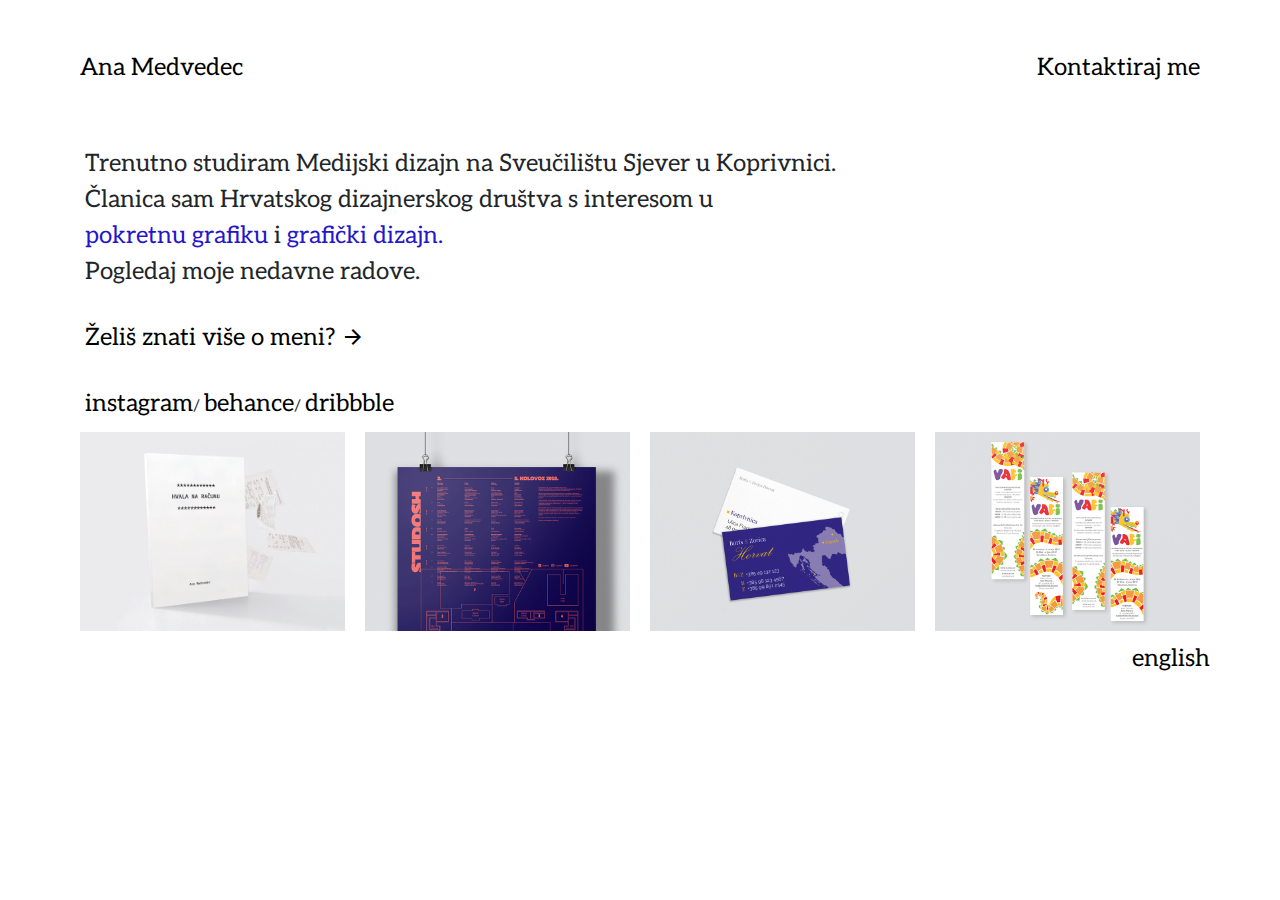
<file: index.html>
<!doctype html>
<html lang="hr">
	<head>
		<meta charset="utf-8">
		<meta name="viewport" content="width=device-width, initial-scale=1, shrink-to-fit=no">
		<title>Ana Medvedec</title>
		<link rel="stylesheet" href="bootstrap/bootstrap.min.css">		
		<link rel="stylesheet" href="lightbox/css/lightbox.css">
		<link rel="stylesheet" href="style.css">
		<link href="https://fonts.googleapis.com/css?family=Aleo" rel="stylesheet">
		<link href="https://fonts.googleapis.com/icon?family=Material+Icons"
      rel="stylesheet">
	</head>
	<body>
		<div class="container">			
			<!-- ************** Zaglavlje / početak ************** -->
			<div class="row zaglavlje">
				<div class="row menu">
					<a href="#" class="crta">Ana Medvedec</a>
					<a href="kontakt.html" class="crta">Kontaktiraj me</a>
				</div>
				<div class="col-md-12 uvod">
					<p>
					Trenutno studiram Medijski dizajn na Sveučilištu Sjever u Koprivnici.<br>
					Članica sam Hrvatskog dizajnerskog društva s interesom u <br><span class="dod">pokretnu grafiku</span> i <span class="dod">grafički dizajn.</span><br>
					Pogledaj moje nedavne radove. 
					</p>
					<div class="znati-vise"> 
						<a href="o_meni.html">Želiš znati više o meni?
						<i class="material-icons">arrow_forward</i></a>
						<a target="_blank"  href="https://www.instagram.com/anamedvedec/" class="crta"> instagram </a>/ 
						<a target="_blank" href="https://www.behance.net/amedvedec" class="crta"> behance </a>/ 
						<a target="_blank" href="https://dribbble.com/anamedvedec" class="crta"> dribbble </a> 
					</div>
				</div>
			</div>
			<!-- ************** Zaglavlje / kraj ************** -->
	
			<!-- ************** Galerija / početak ************** -->
			<div class="row galerija">
				
				<!-- ************** Prva slika / početak ************** -->
				<div class="col-md-3 slika">
					<div class="maska">
						<p>
							<a href="rad-1.html" class="naziv-rada">Knjiga "Hvala na računu"</a>
							<a href="" class="kategorija">Grafički dizajn</a>
						</p>
					</div>
					<img src="slike/hnr-1.jpg" class="img-fluid">
				</div>
				<!-- ************** Prva slika / kraj ************** -->
				
				<!-- ************** Druga slika / početak ************** -->
				<div class="col-md-3 slika">
					<div class="maska">
						<p>
							<a href="rad-2.html" class="naziv-rada">Plakat "Studosh"</a>
							<a href="" class="kategorija">Grafički dizajn</a>						
						</p>
					</div>
					<img src="slike/ps-1-mala.jpg" class="img-fluid">
				</div>
				<!-- ************** Druga slika / kraj ************** -->
				
				<!-- ************** Treća slika / početak ************** -->
				<div class="col-md-3 slika">
					<div class="maska">
						<p>
							<a href="rad-3.html" class="naziv-rada">Posjetnica</a>
							<a href="" class="kategorija">Grafički dizajn</a>
						</p>
					</div>
					<img src="slike/po-1-mala.jpg" class="img-fluid">
				</div>
				<!-- ************** Treća slika / kraj ************** -->
				
				
				<!-- ************** Četvrta slika / početak ************** -->
				<div class="col-md-3 slika">
					<div class="maska">
						<p>
							<a href="rad-4.html" class="naziv-rada">Vizualni identitet "VAFI"</a>
							<a href="" class="kategorija">Grafički dizajn</a>
						</p>
					</div>
					<img src="slike/pv-4-mala.jpg" class="img-fluid">
				</div>
				<!-- ************** Četvrta slika / kraj ************** -->
			</div>
			<!-- ************** Galerija / kraj ************** -->
			
			<!-- ************** Footer / početak ************** -->
			<div class="row footer">
				<div class="col-md-12 footer-content">
					<a href="index-en.html" class="crta">english</a>
				</div>
			</div>
			<!-- ************** Footer / kraj ************** -->
		</div>
		<script src="bootstrap/jquery.min.js"></script>
		<script src="bootstrap/popper.min.js"></script>
		<script src="bootstrap/bootstrap.min.js"></script>
		<script src="lightbox/js/lightbox.js"></script>
		<script>
			$('.hamburger').click(function(){
				$('.main-menu').slideToggle();
			});
		</script>
	</body>
</html>
</file>
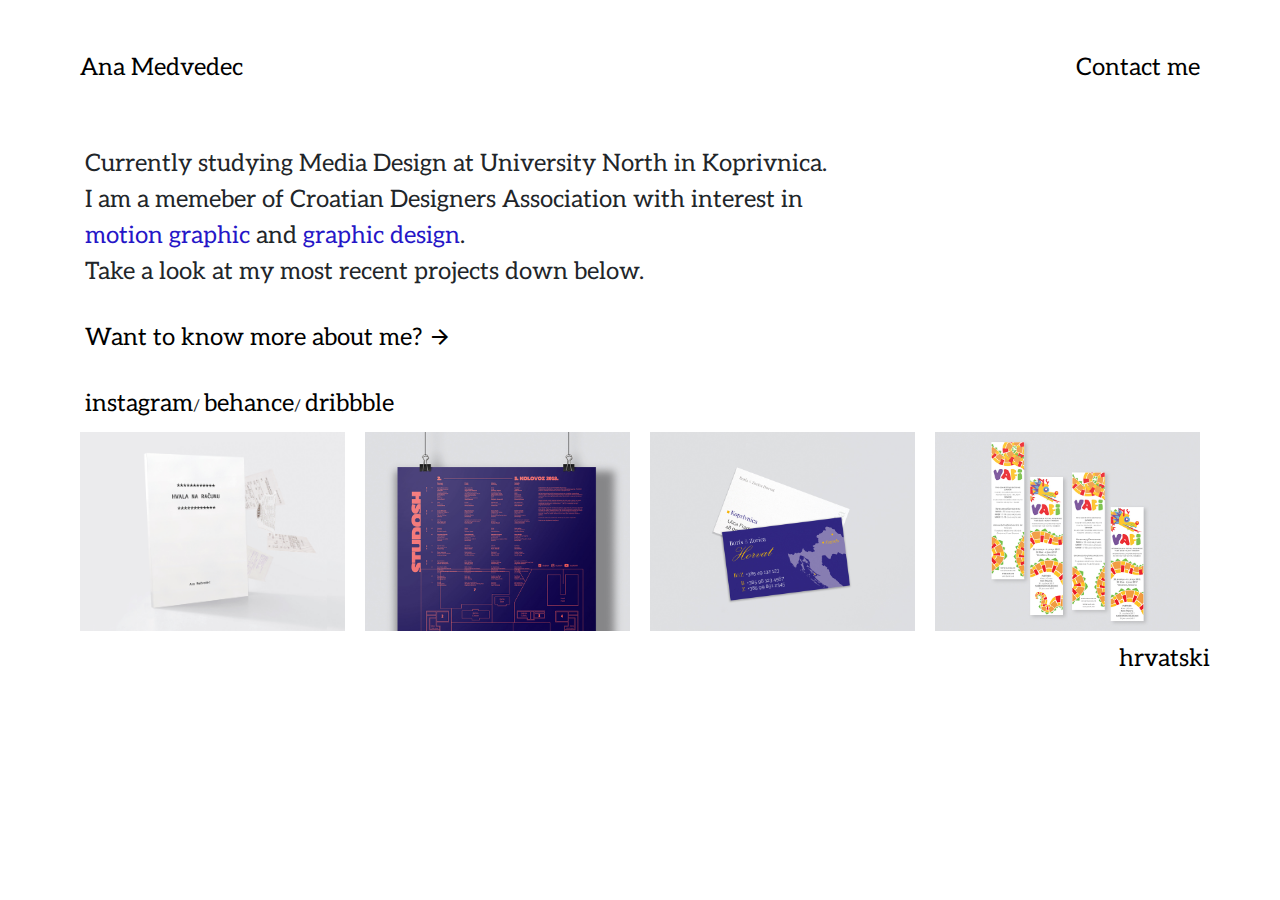
<file: index-en.html>
<!doctype html>
<html lang="hr">
	<head>
		<meta charset="utf-8">
		<meta name="viewport" content="width=device-width, initial-scale=1, shrink-to-fit=no">
		<title>Ana Medvedec</title>
		<link rel="stylesheet" href="bootstrap/bootstrap.min.css">		
		<link rel="stylesheet" href="https://use.fontawesome.com/releases/v5.5.0/css/all.css">
		<link rel="stylesheet" href="lightbox/css/lightbox.css">
		<link rel="stylesheet" href="style.css">
		<link href="https://fonts.googleapis.com/css?family=Aleo" rel="stylesheet">
		<link href="https://fonts.googleapis.com/icon?family=Material+Icons"
      rel="stylesheet">
	</head>
	<body>
		<div class="container">			
			<!-- ************** Zaglavlje / početak ************** -->
			<div class="row zaglavlje">
				<div class="row menu">
					<a href="#" class="crta">Ana Medvedec</a>
					<a href="kontakt-en.html" class="crta">Contact me</a>
				</div>
				<div class="col-md-12 uvod">
					<p>
					Currently studying Media Design at University North in Koprivnica. <br>
					I am a memeber of Croatian Designers Association with interest in <span class="dod">motion graphic</span> and <span class="dod">graphic design</span>.<br>
					Take a look at my most recent projects down below.
					</p>
					<div class="znati-vise"> 
						<a href="o_meni-en.html">Want to know more about me?
						<i class="material-icons">arrow_forward</i></a>
						<a target="_blank"  href="https://www.instagram.com/anamedvedec/" class="crta"> instagram </a>/ 
						<a target="_blank" href="https://www.behance.net/amedvedec" class="crta"> behance </a>/ 
						<a target="_blank" href="https://dribbble.com/anamedvedec" class="crta"> dribbble </a> 
					</div>
				</div>
			</div>
			<!-- ************** Zaglavlje / kraj ************** -->
	
			<!-- ************** Galerija / početak ************** -->
			<div class="row galerija">
				
				<!-- ************** Prva slika / početak ************** -->
				<div class="col-md-3 slika">
					<div class="maska">
						<p>
							<a href="rad-1-en.html" class="naziv-rada">Book "Thanks on a bill"</a>
							<a href="" class="kategorija">Graphic design</a>
						</p>
					</div>
					<img src="slike/hnr-1.jpg" class="img-fluid">
				</div>
				<!-- ************** Prva slika / kraj ************** -->
				
				<!-- ************** Druga slika / početak ************** -->
				<div class="col-md-3 slika">
					<div class="maska">
						<p>
							<a href="rad-2-en.html" class="naziv-rada">Poster "Studosh"</a>
							<a href="" class="kategorija">Graphic design</a>						
						</p>
					</div>
					<img src="slike/ps-1-mala.jpg" class="img-fluid">
				</div>
				<!-- ************** Druga slika / kraj ************** -->
				
				<!-- ************** Treća slika / početak ************** -->
				<div class="col-md-3 slika">
					<div class="maska">
						<p>
							<a href="rad-3-en.html" class="naziv-rada">Business card</a>
							<a href="" class="kategorija">Graphic design</a>
						</p>
					</div>
					<img src="slike/po-1-mala.jpg" class="img-fluid">
				</div>
				<!-- ************** Treća slika / kraj ************** -->
				
				
				<!-- ************** Četvrta slika / početak ************** -->
				<div class="col-md-3 slika">
					<div class="maska">
						<p>
							<a href="rad-4-en.html" class="naziv-rada">Visual identity "VAFI"</a>
							<a href="" class="kategorija">Graphic design</a>
						</p>
					</div>
					<img src="slike/pv-4-mala.jpg" class="img-fluid">
				</div>
				<!-- ************** Četvrta slika / kraj ************** -->
				
			</div>
			<!-- ************** Galerija / kraj ************** -->
			
			<!-- ************** Footer / početak ************** -->
			<div class="row footer">
				<div class="col-md-12 footer-content">
					<a href="index.html" class="crta">hrvatski</a>
				</div>
			</div>
			<!-- ************** Footer / kraj ************** -->
		
		</div>
		<script src="bootstrap/jquery.min.js"></script>
		<script src="bootstrap/popper.min.js"></script>
		<script src="bootstrap/bootstrap.min.js"></script>
		<script src="lightbox/js/lightbox.js"></script>
		<script>
			$('.hamburger').click(function(){
				$('.main-menu').slideToggle();
			});
		</script>
	</body>
</html>
</file>
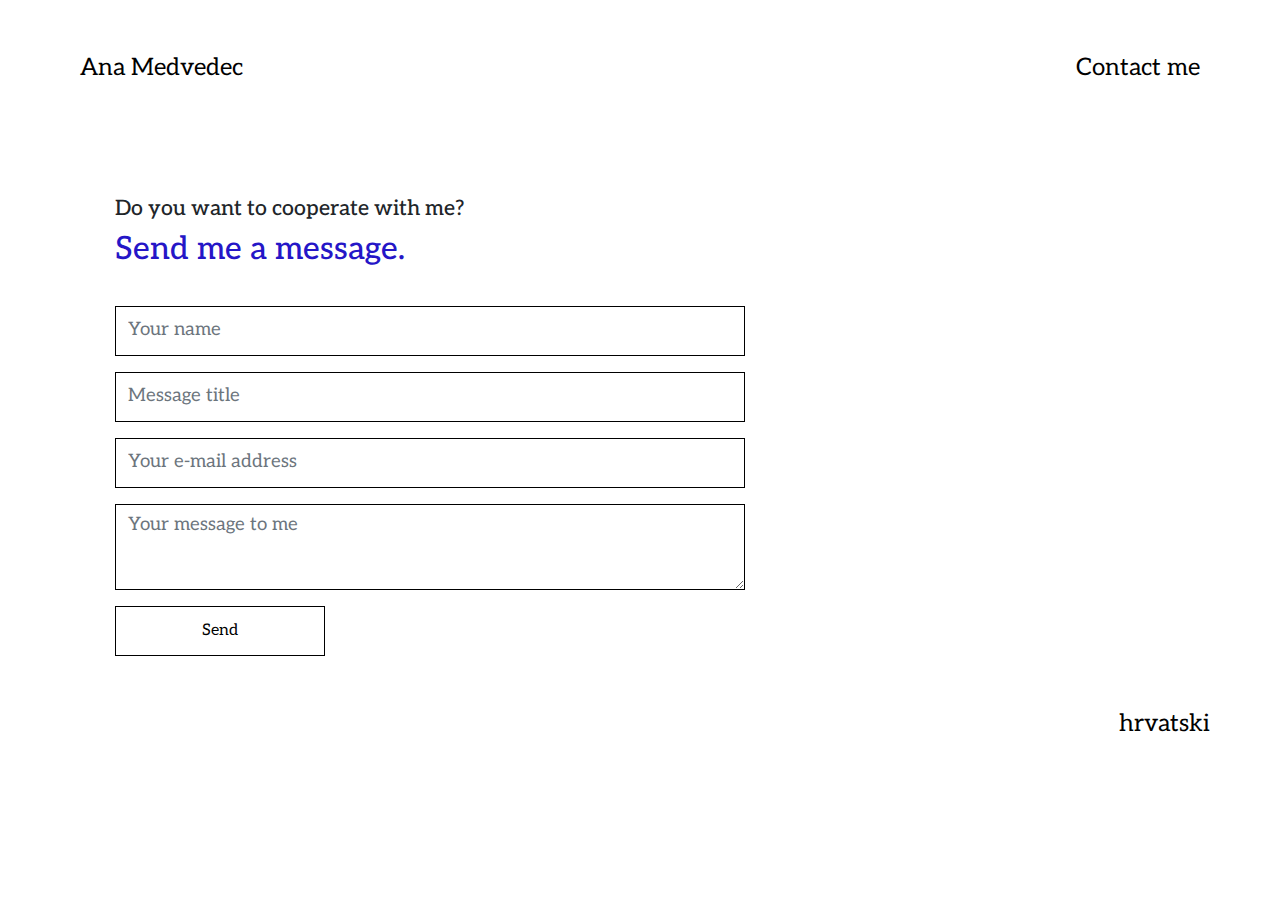
<file: kontakt-en.html>
<!doctype html>
<html lang="hr">
	<head>
		<meta charset="utf-8">
		<meta name="viewport" content="width=device-width, initial-scale=1, shrink-to-fit=no">
		<title>Ana Medvedec</title>
		<link rel="stylesheet" href="bootstrap/bootstrap.min.css">		
		<link rel="stylesheet" href="lightbox/css/lightbox.css">
		<link rel="stylesheet" href="socicon/style.css">
		<link rel="stylesheet" href="style.css">				
		<link href="https://fonts.googleapis.com/css?family=Aleo" rel="stylesheet">

	</head>
	<body>
		<div class="container">			
			<!-- ************** Zaglavlje / početak ************** -->
			<div class="row zaglavlje">
				<div class="row menu">
					<a href="index-en.html" class="crta">Ana Medvedec</a>
					<a href="kontakt-en.html" class="crta">Contact me</a>
				</div>
			</div>
			<!-- ************** Kontakt / početak ************** -->
			<div class="row kontakt">
				<div class="col-md-12">
					<h2>Do you want to cooperate with me?</h2>
					<h1><span class="dod">Send me a message.</span></h1>
					<form action="" method="post">
						<div class="form-group">							
							<input type="text" class="form-control" id="name" placeholder="Your name">
						</div>
						<div class="form-group">							
							<input type="text" class="form-control" id="subject" placeholder="Message title">
						</div>	
						<div class="form-group">							
							<input type="email" class="form-control" id="e-mail" placeholder="Your e-mail address">
						</div>				
						<div class="form-group">
							<textarea class="form-control" id="message" rows="3" placeholder="Your message to me"></textarea>
						</div>
						<button type="submit" class="btn btn-primary">Send</button>
					</form>
				</div>
			</div>
			<!-- ************** Kontakt / kraj ************** -->
			<!-- ************** Footer / početak ************** -->
			<div class="row footer">
				<div class="col-md-12 footer-content">
					<a href="kontakt.html" class="crta">hrvatski</a>
				</div>
			</div>
			<!-- ************** Footer / kraj ************** -->
		</div>
		<script src="bootstrap/jquery.min.js"></script>
		<script src="bootstrap/popper.min.js"></script>
		<script src="bootstrap/bootstrap.min.js"></script>
		<script src="lightbox/js/lightbox.js"></script>
		<script>
			$('.hamburger').click(function(){
				$('.main-menu').slideToggle();
			});
		</script>
	</body>
</html>
</file>
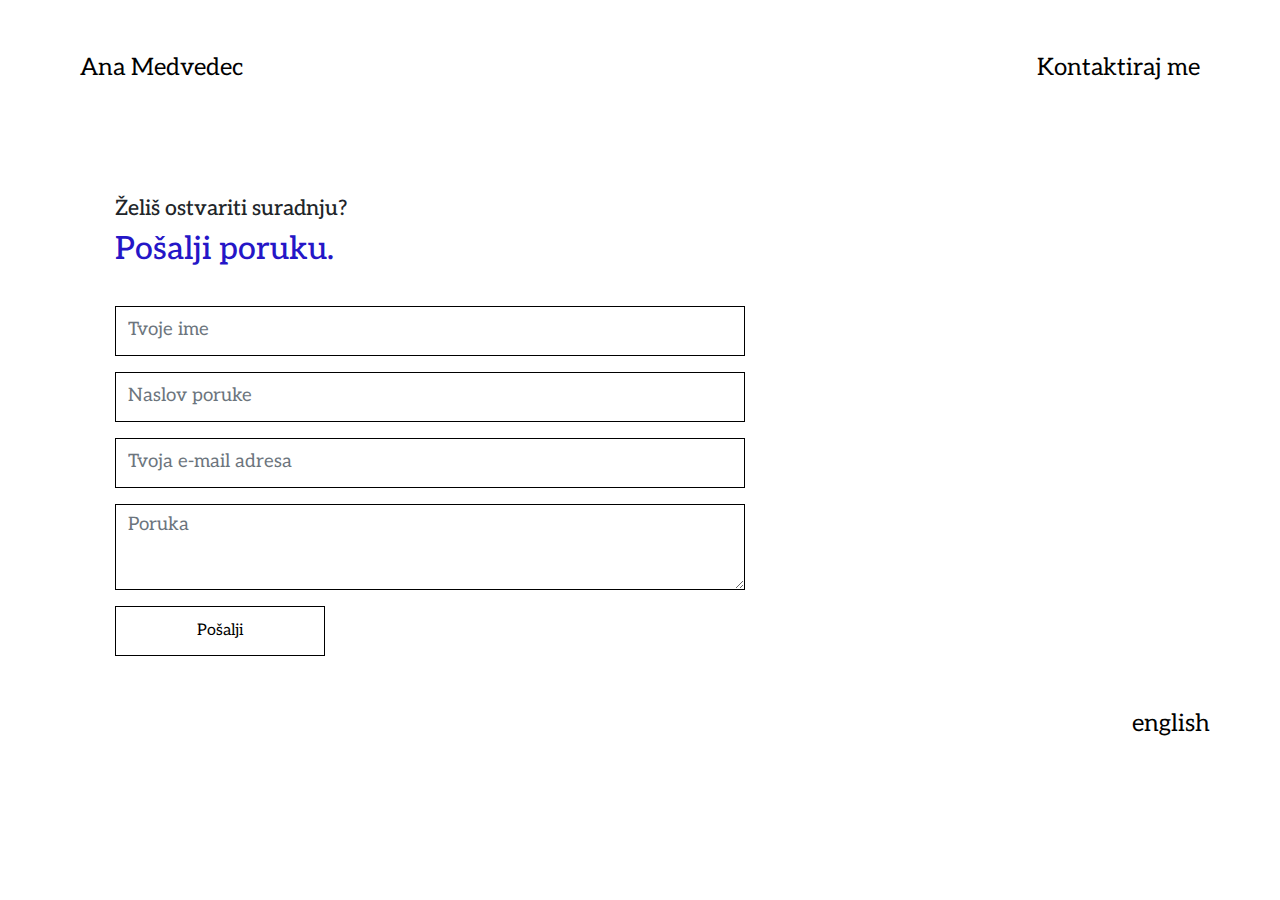
<file: kontakt.html>
<!doctype html>
<html lang="hr">
	<head>
		<meta charset="utf-8">
		<meta name="viewport" content="width=device-width, initial-scale=1, shrink-to-fit=no">
		<title>Ana Medvedec</title>
		<link rel="stylesheet" href="bootstrap/bootstrap.min.css">		
		<link rel="stylesheet" href="lightbox/css/lightbox.css">
		<link rel="stylesheet" href="socicon/style.css">
		<link rel="stylesheet" href="style.css">				
		<link href="https://fonts.googleapis.com/css?family=Aleo" rel="stylesheet">

	</head>
	<body>
		<div class="container">			
			<!-- ************** Zaglavlje / početak ************** -->
			<div class="row zaglavlje">
				<div class="row menu">
					<a href="index.html" class="crta">Ana Medvedec</a>
					<a href="kontakt.html" class="crta">Kontaktiraj me</a>
				</div>
			</div>
			<!-- ************** Kontakt / početak ************** -->
			<div class="row kontakt">
				<div class="col-md-12">
					<h2>Želiš ostvariti suradnju?</h2>
					<h1><span class="dod">Pošalji poruku.</span></h1>
					<form action="MAILTO:medvedec.ana1@gmail.com" method="post" enctype="text/plain">
						<div class="form-group">							
							<input type="text" class="form-control" id="name" placeholder="Tvoje ime">
						</div>
						<div class="form-group">							
							<input type="text" class="form-control" id="subject" placeholder="Naslov poruke">
						</div>	
						<div class="form-group">							
							<input type="email" class="form-control" id="e-mail" placeholder="Tvoja e-mail adresa">
						</div>				
						<div class="form-group">
							<textarea class="form-control" id="message" rows="3" placeholder="Poruka"></textarea>
						</div>
						<button type="submit" class="btn btn-primary">Pošalji</button>
					</form>
				</div>
			</div>
			<!-- ************** Kontakt / kraj ************** -->
			<!-- ************** Footer / početak ************** -->
			<div class="row footer">
					<div class="col-md-12 footer-content">
					<a href="kontakt-en.html" class="crta">english</a>
					</div>
			</div>
			<!-- ************** Footer / kraj ************** -->
		</div>
		<script src="bootstrap/jquery.min.js"></script>
		<script src="bootstrap/popper.min.js"></script>
		<script src="bootstrap/bootstrap.min.js"></script>
		<script src="lightbox/js/lightbox.js"></script>
		<script>
			$('.hamburger').click(function(){
				$('.main-menu').slideToggle();
			});
		</script>
	</body>
</html>
</file>
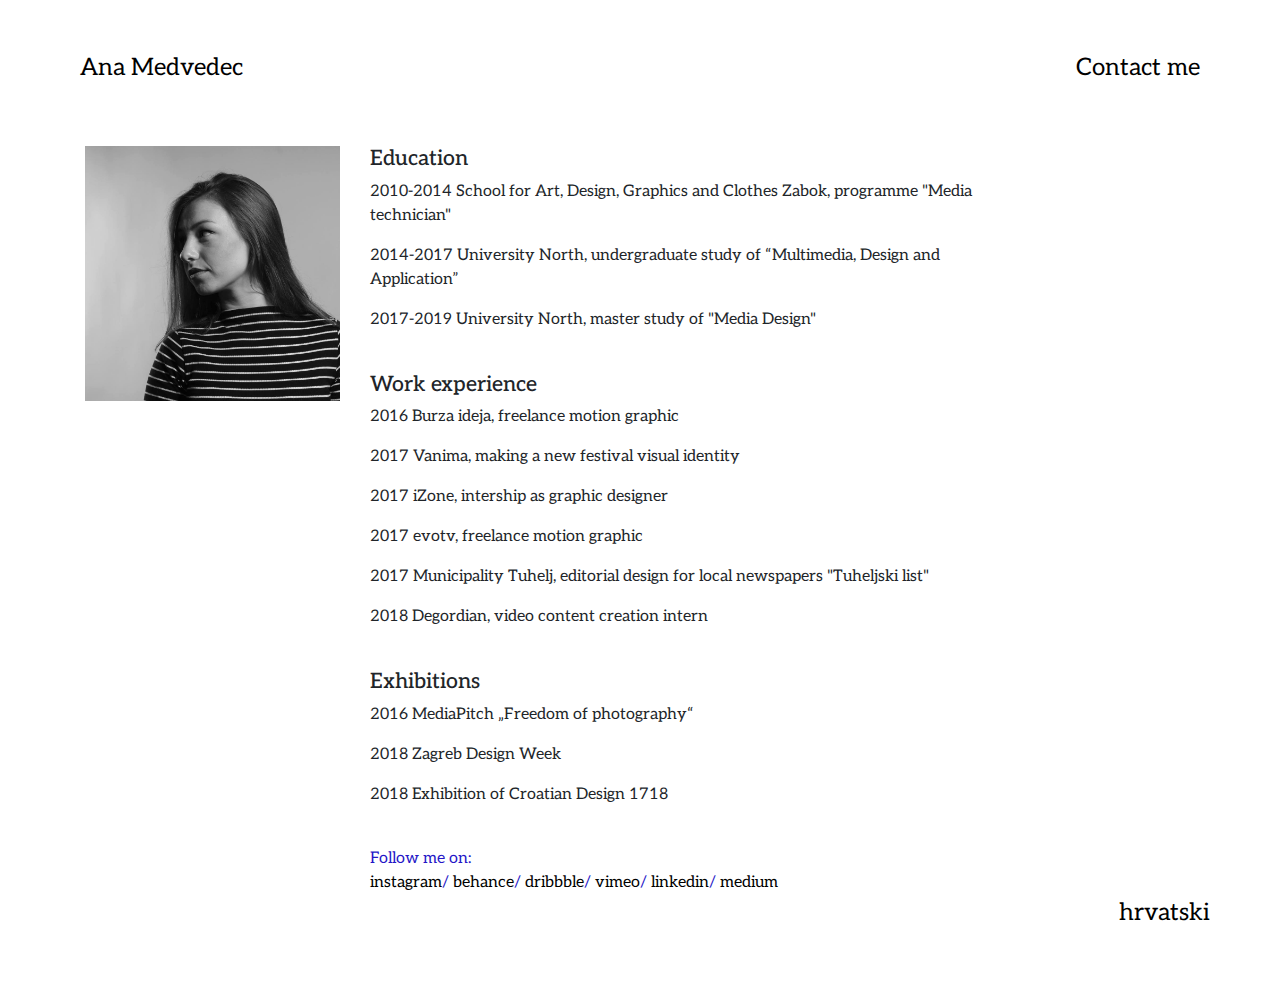
<file: o_meni-en.html>
<!doctype html>
<html lang="hr">
	<head>
		<meta charset="utf-8">
		<meta name="viewport" content="width=device-width, initial-scale=1, shrink-to-fit=no">
		<title>Ana Medvedec</title>
		<link rel="stylesheet" href="bootstrap/bootstrap.min.css">		
		<link rel="stylesheet" href="https://use.fontawesome.com/releases/v5.5.0/css/all.css">
		<link rel="stylesheet" href="lightbox/css/lightbox.css">
		<link rel="stylesheet" href="style.css">
		<link href="https://fonts.googleapis.com/css?family=Aleo" rel="stylesheet">

	</head>
	<body>
		<div class="container">			
			<!-- ************** Zaglavlje / početak ************** -->
			<div class="row zaglavlje">
				<div class="row menu">
					<a href="index.html" class="crta">Ana Medvedec</a>
					<a href="kontakt.html" class="crta">Contact me</a>
				</div>
			</div>
			<!-- ************** Zaglavlje / kraj ************** -->	

			<!-- ************** O meni / početak ************** -->
						
			<div class="row o-meni">
				<div class="col-3">
					<img src="slike/o_meni.jpg" class="img-fluid">
				</div>				
				<div class="col-md-7">
					<h2>Education</h2>
					<p>2010-2014 School for Art, Design, Graphics and Clothes Zabok, programme "Media technician"</p>
					<p>2014-2017 University North, undergraduate study of “Multimedia, Design and Application”</p>
					<p>2017-2019 University North, master study of "Media Design"</p><br>
					<h2>Work experience</h2>
					<p>2016 Burza ideja, freelance motion graphic</p>
					<p>2017 Vanima, making a new festival visual identity</p>
					<p>2017 iZone, intership as graphic designer</p>
					<p>2017 evotv, freelance motion graphic</p>
					<p>2017 Municipality Tuhelj, editorial design for local newspapers "Tuheljski list"</p>
					<p>2018 Degordian, video content creation intern</p><br>
					<h2>Exhibitions</h2>
					<p>2016 MediaPitch „Freedom of photography“</p>
					<p>2018 Zagreb Design Week</p>
					<p>2018 Exhibition of Croatian Design 1718</p><br>
					<div class="dod">Follow me on:<br>
						<a target="_blank" href="https://www.instagram.com/anamedvedec/" class="crta">instagram</a>/ 
						<a target="_blank" href="https://www.behance.net/amedvedec/" class="crta">behance</a>/ 
						<a target="_blank" href="https://dribbble.com/anamedvedec/" class="crta">dribbble</a>/
						<a target="_blank" href="https://vimeo.com/user52769065/" class="crta">vimeo</a>/ 
						<a target="_blank" href="https://www.linkedin.com/in/ana-medvedec/" class="crta">linkedin</a>/ 
						<a target="_blank" href="https://medium.com/@medvedec.ana1/" class="crta">medium</a>
					</div>
				</div>
			</div>	
			<!-- ************** O meni / kraj ************** -->
			<!-- ************** Footer / početak ************** -->
			<div class="row footer">
				<div class="col-md-12 footer-content">
					<a href="o_meni.html" class="crta">hrvatski</a>
				</div>
			</div>
			<!-- ************** Footer / kraj ************** -->

		</div>
		<script src="bootstrap/jquery.min.js"></script>
		<script src="bootstrap/popper.min.js"></script>
		<script src="bootstrap/bootstrap.min.js"></script>
		<script src="lightbox/js/lightbox.js"></script>
		<script>
			$('.hamburger').click(function(){
				$('.main-menu').slideToggle();
			});
		</script>
	</body>
</html>
</file>
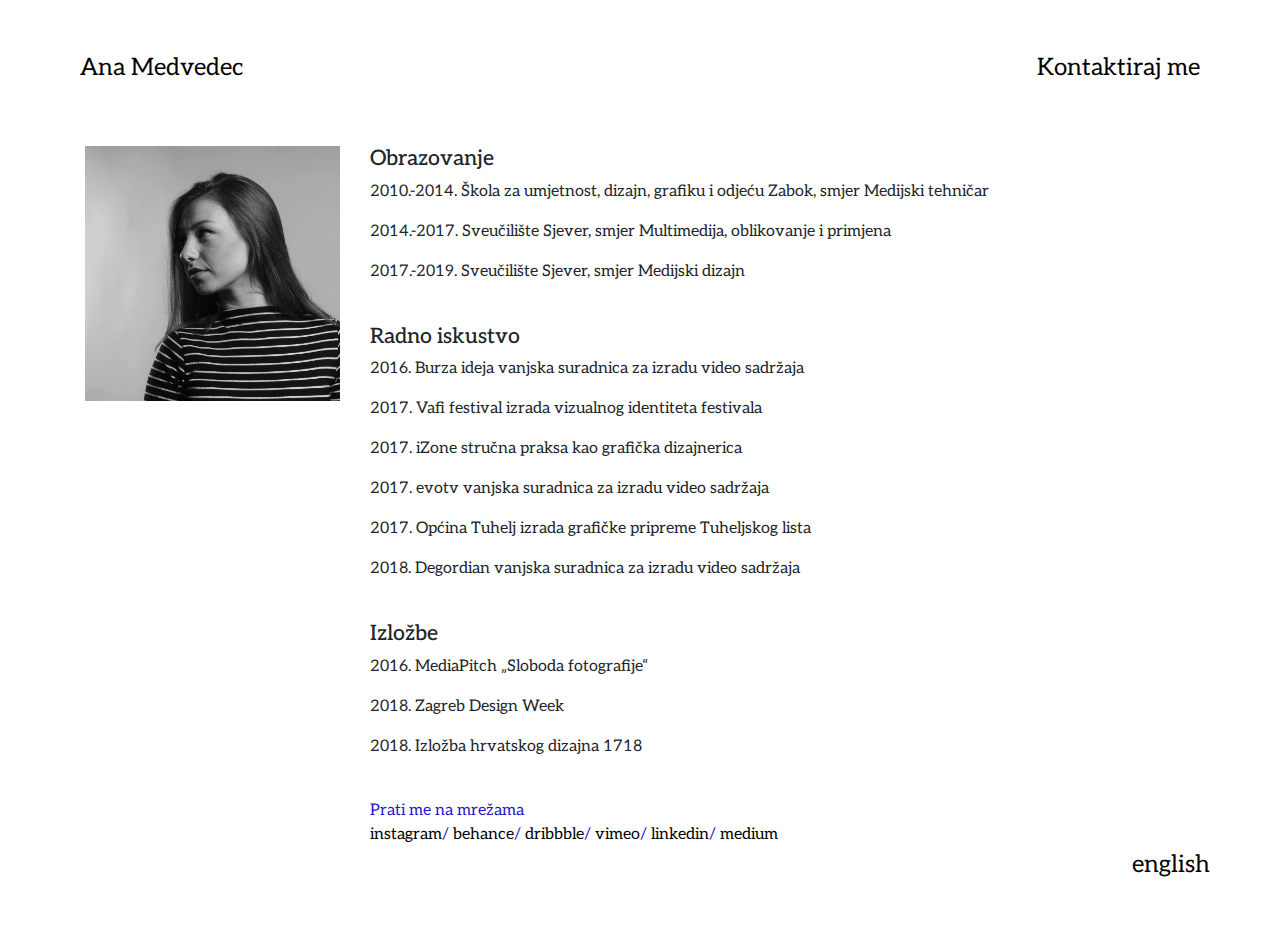
<file: o_meni.html>
<!doctype html>
<html lang="hr">
	<head>
		<meta charset="utf-8">
		<meta name="viewport" content="width=device-width, initial-scale=1, shrink-to-fit=no">
		<title>Ana Medvedec</title>
		<link rel="stylesheet" href="bootstrap/bootstrap.min.css">		
		<link rel="stylesheet" href="https://use.fontawesome.com/releases/v5.5.0/css/all.css">
		<link rel="stylesheet" href="lightbox/css/lightbox.css">
		<link rel="stylesheet" href="style.css">
		<link href="https://fonts.googleapis.com/css?family=Aleo" rel="stylesheet">

	</head>
	<body>
		<div class="container">			
			<!-- ************** Zaglavlje / početak ************** -->
			<div class="row zaglavlje">
				<div class="row menu">
					<a href="index.html" class="crta">Ana Medvedec</a>
					<a href="kontakt.html" class="crta">Kontaktiraj me</a>
				</div>
			</div>
			<!-- ************** Zaglavlje / kraj ************** -->	

			<!-- ************** O meni / početak ************** -->
						
			<div class="row o-meni">
				<div class="col-3">
					<img src="slike/o_meni.jpg" class="img-fluid">
				</div>				
				<div class="col-md-7">
					<h2>Obrazovanje</h2>
					<p>2010.-2014. Škola za umjetnost, dizajn, grafiku i odjeću Zabok, smjer Medijski tehničar </p>
					<p>2014.-2017. Sveučilište Sjever, smjer Multimedija, oblikovanje i primjena</p>
					<p>2017.-2019. Sveučilište Sjever, smjer Medijski dizajn</p><br>
					<h2>Radno iskustvo</h2>
					<p>2016. Burza ideja vanjska suradnica za izradu video sadržaja</p>
					<p>2017. Vafi festival izrada vizualnog identiteta festivala </p>
					<p>2017. iZone stručna praksa kao grafička dizajnerica</p>
					<p>2017. evotv vanjska suradnica za izradu video sadržaja</p>
					<p>2017. Općina Tuhelj izrada grafičke pripreme Tuheljskog lista</p>
					<p>2018. Degordian vanjska suradnica za izradu video sadržaja</p><br>
					<h2>Izložbe</h2>
					<p>2016. MediaPitch „Sloboda fotografije“</p>
					<p>2018. Zagreb Design Week</p>
					<p>2018. Izložba hrvatskog dizajna 1718 </p><br>
					<div class="dod">Prati me na mrežama<br>
						<a target="_blank"  href="https://www.instagram.com/anamedvedec/" class="crta"> instagram </a>/ 
						<a target="_blank" href="https://www.behance.net/amedvedec" class="crta"> behance </a>/ 
						<a target="_blank" href="https://dribbble.com/anamedvedec" class="crta"> dribbble </a>/
						<a target="_blank" href="https://vimeo.com/user52769065" class="crta"> vimeo </a>/ 
						<a target="_blank" href="https://www.linkedin.com/in/ana-medvedec/" class="crta"> linkedin </a>/ 
						<a target="_blank" href="https://medium.com/@medvedec.ana1" class="crta"> medium </a>
					</div>
				</div>
			</div>	
			<!-- ************** O meni / kraj ************** -->
			<!-- ************** Footer / početak ************** -->
			<div class="row footer">
				<div class="col-md-12 footer-content">
					<a href="o_meni-en.html" class="crta">english</a>
				</div>
			</div>
			<!-- ************** Footer / kraj ************** -->

		</div>
		<script src="bootstrap/jquery.min.js"></script>
		<script src="bootstrap/popper.min.js"></script>
		<script src="bootstrap/bootstrap.min.js"></script>
		<script src="lightbox/js/lightbox.js"></script>
		<script>
			$('.hamburger').click(function(){
				$('.main-menu').slideToggle();
			});
		</script>
	</body>
</html>
</file>
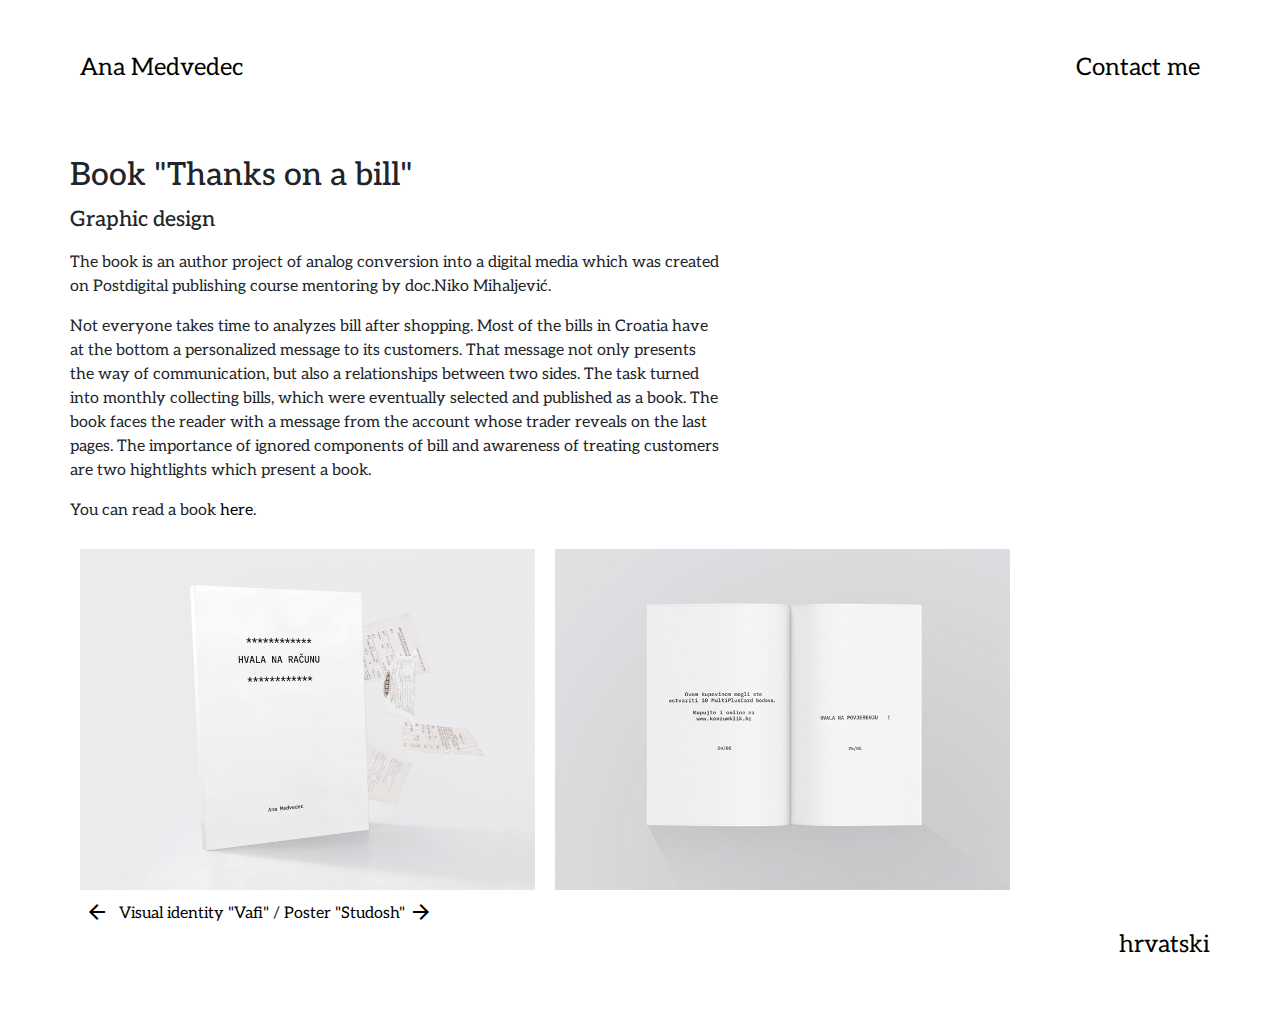
<file: rad-1-en.html>
<!doctype html>
<html lang="hr">
	<head>
		<meta charset="utf-8">
		<meta name="viewport" content="width=device-width, initial-scale=1, shrink-to-fit=no">
		<title>Ana Medvedec</title>
		<link rel="stylesheet" href="bootstrap/bootstrap.min.css">		
		<link rel="stylesheet" href="lightbox/css/lightbox.css">
		<link rel="stylesheet" href="style.css">
		<link href="https://fonts.googleapis.com/css?family=Aleo" rel="stylesheet">
		<link href="https://fonts.googleapis.com/icon?family=Material+Icons"
      rel="stylesheet">
	</head>
	<body>
		<div class="container">			
			<!-- ************** Zaglavlje / početak ************** -->
			<div class="row zaglavlje">
				<div class="row menu">
					<a href="index-en.html" class="crta">Ana Medvedec</a>
					<a href="kontakt-en.html" class="crta">Contact me</a>
				</div>	
			</div>	
			
			<!-- ************** Članci / početak ************** -->
						
			<div class="row clanci">
				<div class="row clanak">
					<div class="col-md-7">
						<h1>Book "Thanks on a bill"</h1>
						<h2>Graphic design</h2>
						<p>The book is an author project of analog conversion into a digital media which was created on Postdigital publishing course mentoring by doc.Niko Mihaljević.</p>
						<p>Not everyone takes time to analyzes bill after shopping. Most of the bills in Croatia have at the bottom a personalized message to its customers. That message not only presents the way of communication, but also a relationships between two sides. The task turned into monthly collecting bills, which were eventually selected and published as a book. The book faces the reader with a message from the account whose trader reveals on the last pages. The importance of ignored components of bill and awareness of treating customers are two hightlights which present a book.
						</p>
						<p>You can read a book <a href="https://issuu.com/anamedvedec/docs/racun-issuu" target="_blank" class="crta"> here</a>.</p>
					</div>
				</div>
			</div>
			<!-- ************** Galerija / početak ************** -->
			<div class="row galerija">
				<!-- ************** Prva slika / početak ************** -->
				<div class="col-md-5 slika">
						<a href="slike/hnr-1.jpg" data-lightbox="galerija">
							<img src="slike/hnr-1-mala.jpg" class="img-fluid">
						</a>
				</div>
				<!-- ************** Prva slika / kraj ************** -->
				<!-- ************** Druga slika / početak ************** -->
				<div class="col-md-5 slika">
						<a href="slike/hnr-2.jpg" data-lightbox="galerija">
							<img src="slike/hnr-2-mala.jpg" class="img-fluid">
						</a>
				</div>
				<!-- ************** Druga slika / kraj ************** -->	
			</div>
			<!-- ************** Galerija / kraj ************** -->
			<div class="row nav-radovi">
				<div class="col-md-10">
					<a href="rad-4-en.html">
							<i class="material-icons">arrow_backward</i>
							Visual identity "Vafi"
					</a>
					/
					<a href="rad-2-en.html">Poster "Studosh"
							<i class="material-icons">arrow_forward</i>
					</a>
				</div>
			</div>
			<!-- ************** Članci / kraj ************** -->
			
			<!-- ************** Footer / početak ************** -->
			<div class="row footer">
				<div class="col">
					<div class="footer-content">
						<a href="rad-1.html" class="crta">hrvatski</a>
					</div>
				</div>
			</div>
			<!-- ************** Footer / kraj ************** -->
		</div>
		<script src="bootstrap/jquery.min.js"></script>
		<script src="bootstrap/popper.min.js"></script>
		<script src="bootstrap/bootstrap.min.js"></script>
		<script src="lightbox/js/lightbox.js"></script>
		<script>
			$('.hamburger').click(function(){
				$('.main-menu').slideToggle();
			});
		</script>
	</body>
</html>
</file>
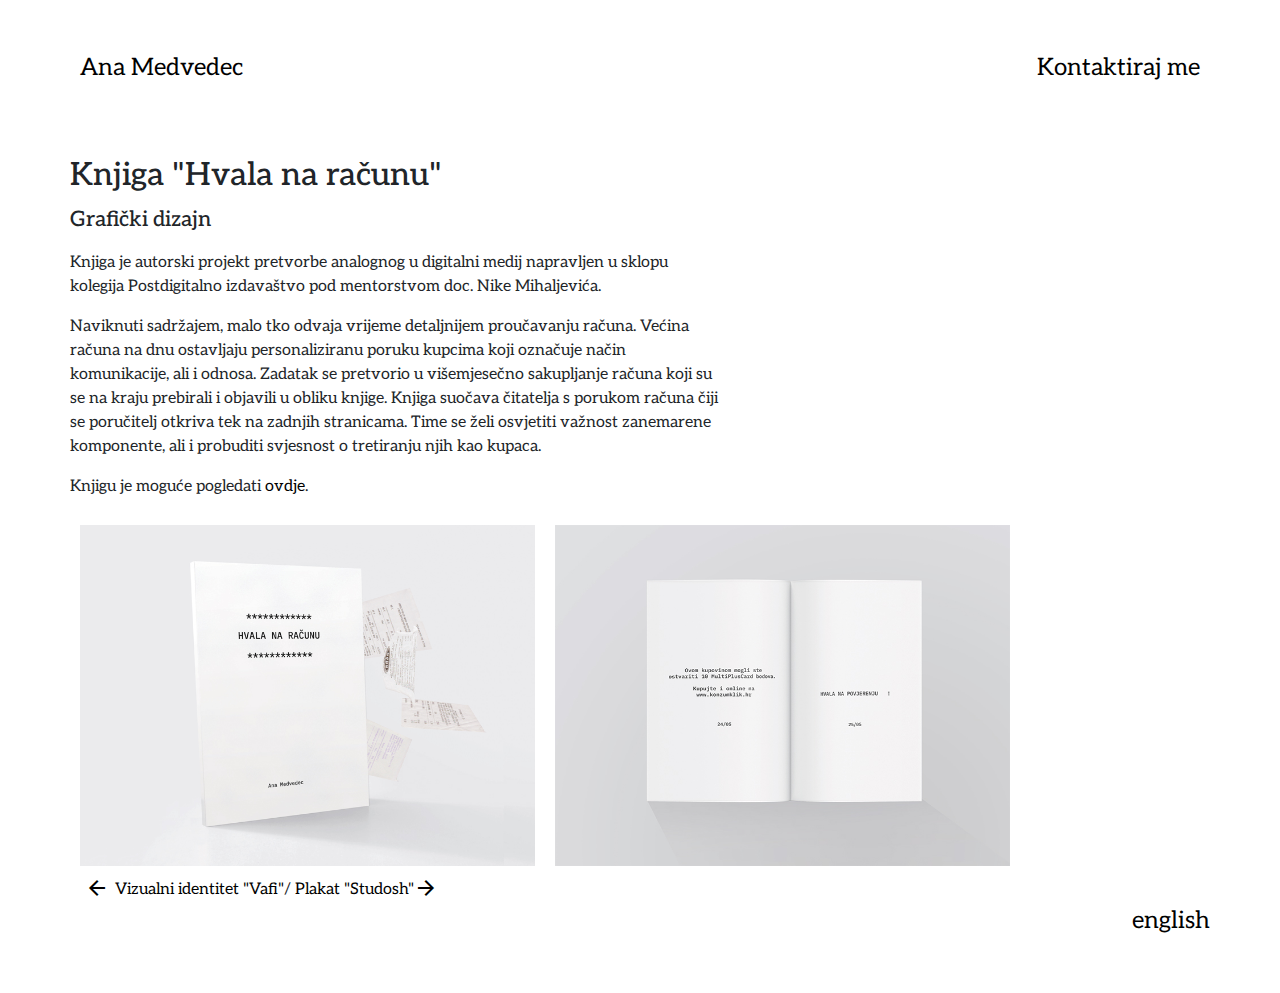
<file: rad-1.html>
<!doctype html>
<html lang="hr">
	<head>
		<meta charset="utf-8">
		<meta name="viewport" content="width=device-width, initial-scale=1, shrink-to-fit=no">
		<title>Ana Medvedec</title>
		<link rel="stylesheet" href="bootstrap/bootstrap.min.css">		
		<link rel="stylesheet" href="lightbox/css/lightbox.css">
		<link rel="stylesheet" href="style.css">
		<link href="https://fonts.googleapis.com/css?family=Aleo" rel="stylesheet">
		<link href="https://fonts.googleapis.com/icon?family=Material+Icons"
      rel="stylesheet">
	</head>
	<body>
		<div class="container">			
			<!-- ************** Zaglavlje / početak ************** -->
			<div class="row zaglavlje">
				<div class="row menu">
					<a href="index.html" class="crta">Ana Medvedec</a>
					<a href="kontakt.html" class="crta">Kontaktiraj me</a>
				</div>	
			</div>	
			
			<!-- ************** Članci / početak ************** -->
						
			<div class="row clanci">
				<div class="row clanak">
					<div class="col-md-7">
						<h1>Knjiga "Hvala na računu"</h1>
						<h2>Grafički dizajn</h2>
						<p>Knjiga je autorski projekt pretvorbe analognog u digitalni medij napravljen u sklopu kolegija Postdigitalno izdavaštvo pod mentorstvom doc. Nike Mihaljevića.</p>
						<p>Naviknuti sadržajem, malo tko odvaja vrijeme detaljnijem proučavanju računa. Većina računa na dnu ostavljaju personaliziranu poruku kupcima koji označuje način komunikacije, ali i odnosa. Zadatak se pretvorio u višemjesečno sakupljanje računa koji su se na kraju prebirali i objavili u obliku knjige. Knjiga suočava čitatelja s porukom računa čiji se poručitelj otkriva tek na zadnjih stranicama. Time se želi osvjetiti važnost zanemarene komponente, ali i probuditi svjesnost o tretiranju njih kao kupaca. </p>
						<p>Knjigu je moguće pogledati <a href="https://issuu.com/anamedvedec/docs/racun-issuu" target="_blank" class="crta"> ovdje</a>.</p>
					</div>
				</div>
			</div>
			<!-- ************** Galerija / početak ************** -->
			<div class="row galerija">
				<div class="col-md-5 slika">
					<a href="slike/hnr-1.jpg" data-lightbox="galerija">
						<img src="slike/hnr-1-mala.jpg" class="img-fluid">
					</a>
				</div>
				<div class="col-md-5 slika">
					<a href="slike/hnr-2.jpg" data-lightbox="galerija">
						<img src="slike/hnr-2-mala.jpg" class="img-fluid">
					</a>
				</div>	
			</div>
			<div class="row nav-radovi">
				<div class="col-md-10">
					<a href="rad-4.html">
						<i class="material-icons">arrow_backward</i>Vizualni identitet "Vafi"
					</a>/
					<a href="rad-2.html">Plakat "Studosh"<i class="material-icons">arrow_forward</i>
					</a>
				</div>
			</div>
			<!-- ************** Footer / početak ************** -->
			<div class="row footer">
				<div class="col-md-12 footer-content">
					<a href="rad-1-en.html" class="crta">english</a>
				</div>
			</div>
			<!-- ************** Footer / kraj ************** -->
		</div>
		<script src="bootstrap/jquery.min.js"></script>
		<script src="bootstrap/popper.min.js"></script>
		<script src="bootstrap/bootstrap.min.js"></script>
		<script src="lightbox/js/lightbox.js"></script>
		<script>
			$('.hamburger').click(function(){
				$('.main-menu').slideToggle();
			});
		</script>
	</body>
</html>
</file>
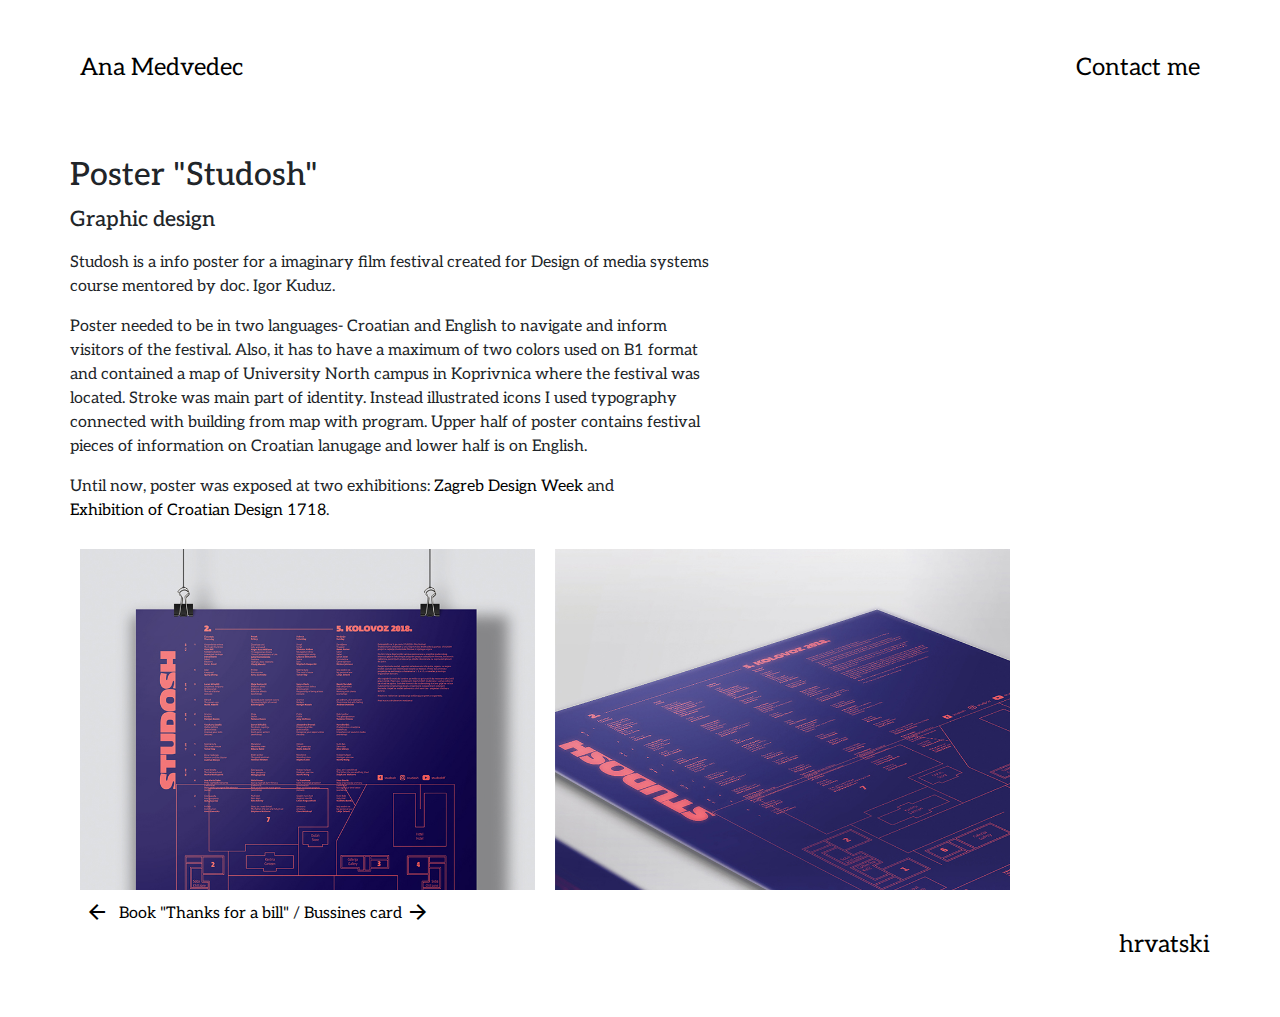
<file: rad-2-en.html>
<!doctype html>
<html lang="hr">
	<head>
		<meta charset="utf-8">
		<meta name="viewport" content="width=device-width, initial-scale=1, shrink-to-fit=no">
		<title>Ana Medvedec</title>
		<link rel="stylesheet" href="bootstrap/bootstrap.min.css">		
		<link rel="stylesheet" href="lightbox/css/lightbox.css">
		<link rel="stylesheet" href="style.css">
		<link href="https://fonts.googleapis.com/css?family=Aleo" rel="stylesheet">
		<link href="https://fonts.googleapis.com/icon?family=Material+Icons"
      rel="stylesheet">
	</head>
	<body>
		<div class="container">			
			<!-- ************** Zaglavlje / početak ************** -->
			<div class="row zaglavlje">
				<div class="row menu">
					<a href="index-en.html">Ana Medvedec</a>
					<a href="kontakt-en.html">Contact me</a>
				</div>	
			</div>	
			
			<!-- ************** Članci / početak ************** -->
						
			<div class="row clanci">
				<div class="row clanak">
					<div class="col-md-7">
						<h1>Poster "Studosh"</h1>
						<h2>Graphic design</h2>
						<p>Studosh is a info poster for a imaginary film festival created for Design of media systems course mentored by doc. Igor Kuduz.</p>
						<p>Poster needed to be in two languages- Croatian and English to navigate and inform visitors of the festival. Also, it has to have a maximum of two colors used on B1 format and contained a map of University North campus in Koprivnica where the festival was located. Stroke was main part of identity. Instead illustrated icons I used typography connected with building from map with program. Upper half of poster contains festival pieces of information on Croatian lanugage and lower half is on English.</p>
						<p>Until now, poster was exposed at two exhibitions: <a href="http://zagrebdesignweek.com/" target="_blank" class="crta">Zagreb Design Week</a> and <a href="https://en.muo.hr/2018/10/25/opening-of-the-exhibition-of-croatian-design-1718-and-the-award-ceremony/" target="_blank" class="crta">Exhibition of Croatian Design 1718</a>.</p>
					</div>
				</div>
			</div>
			<!-- ************** Galerija / početak ************** -->
			<div class="row galerija">
				<!-- ************** Prva slika / početak ************** -->
				<div class="col-md-5 slika">
						<a href="slike/ps-1.jpg" data-lightbox="galerija">
							<img src="slike/ps-1-mala.jpg" class="img-fluid">
						</a>
				</div>
				<!-- ************** Prva slika / kraj ************** -->
				
				<!-- ************** Druga slika / početak ************** -->
				<div class="col-md-5 slika">
						<a href="slike/ps-2.jpg" data-lightbox="galerija">
							<img src="slike/ps-2-mala.jpg" class="img-fluid">
						</a>
				</div>
				<!-- ************** Druga slika / kraj ************** -->	
			</div>
			<div class="row nav-radovi">
				<div class="col-md-10">
					<a href="rad-1-en.html">
							<i class="material-icons">arrow_backward</i>
							Book "Thanks for a bill"
					</a>
					/
					<a href="rad-3-en.html">Bussines card
							<i class="material-icons">arrow_forward</i>
					</a>
				</div>
			</div>
			<!-- ************** Članci / kraj ************** -->
			
			<!-- ************** Footer / početak ************** -->
			<div class="row footer">
				<div class="col">
					<div class="footer-content">
						<a href="rad-2.html" class="crta">hrvatski</a>
					</div>
				</div>
			</div>
			<!-- ************** Footer / kraj ************** -->
		</div>
		<script src="bootstrap/jquery.min.js"></script>
		<script src="bootstrap/popper.min.js"></script>
		<script src="bootstrap/bootstrap.min.js"></script>
		<script src="lightbox/js/lightbox.js"></script>
		<script>
			$('.hamburger').click(function(){
				$('.main-menu').slideToggle();
			});
		</script>
	</body>
</html>
</file>
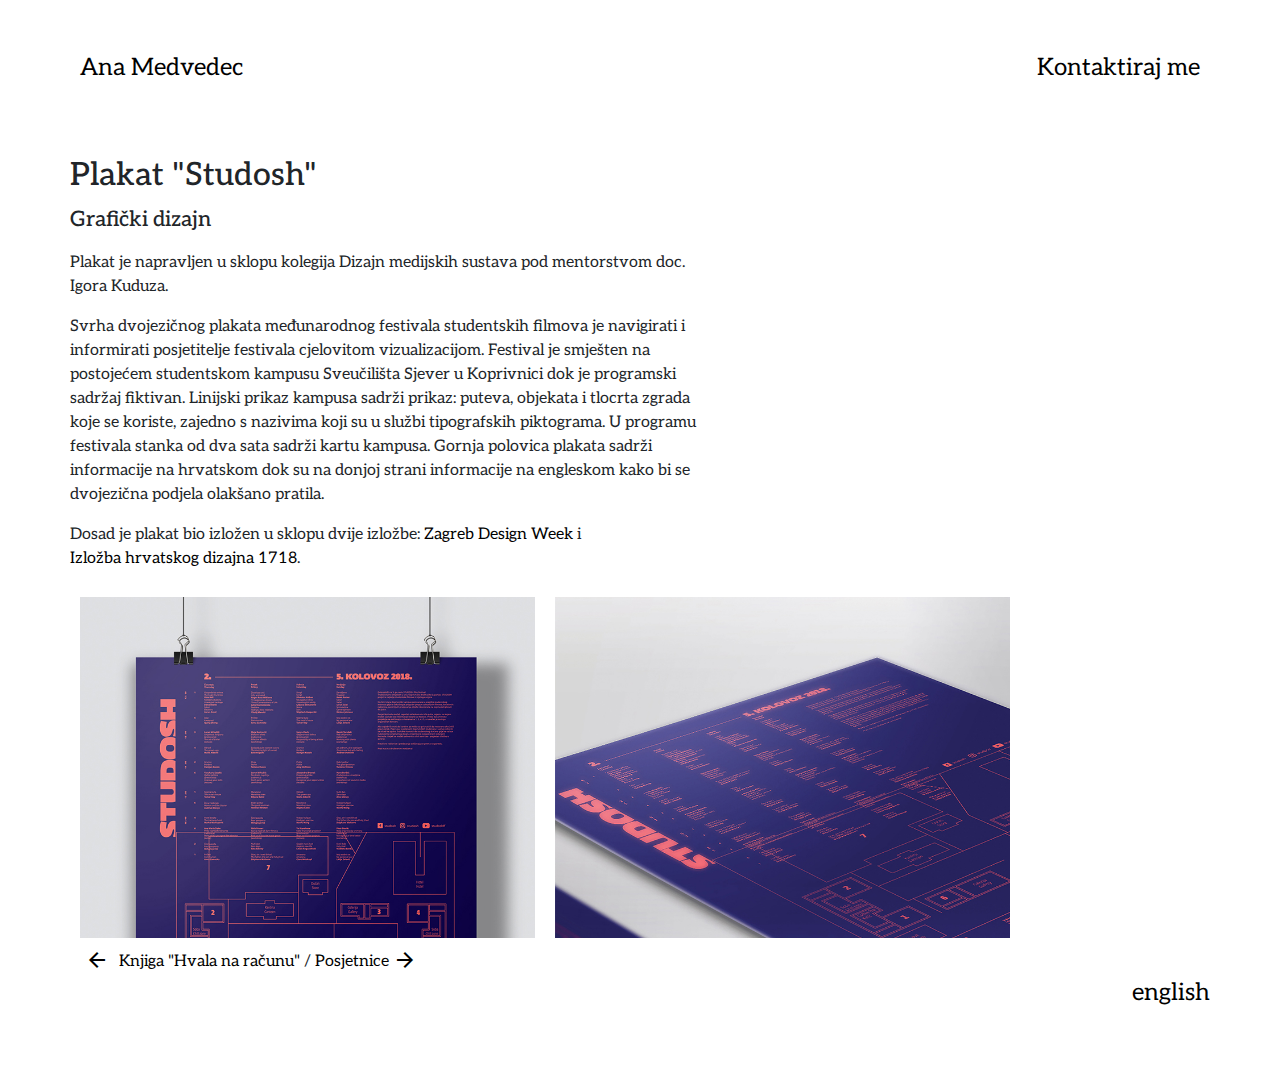
<file: rad-2.html>
<!doctype html>
<html lang="hr">
	<head>
		<meta charset="utf-8">
		<meta name="viewport" content="width=device-width, initial-scale=1, shrink-to-fit=no">
		<title>Ana Medvedec</title>
		<link rel="stylesheet" href="bootstrap/bootstrap.min.css">		
		<link rel="stylesheet" href="lightbox/css/lightbox.css">
		<link rel="stylesheet" href="style.css">
		<link href="https://fonts.googleapis.com/css?family=Aleo" rel="stylesheet">
		<link href="https://fonts.googleapis.com/icon?family=Material+Icons"
      rel="stylesheet">
	</head>
	<body>
		<div class="container">			
			<!-- ************** Zaglavlje / početak ************** -->
			<div class="row zaglavlje">
				<div class="row menu">
					<a href="index.html">Ana Medvedec</a>
					<a href="kontakt.html">Kontaktiraj me</a>
				</div>	
			</div>	
			
			<!-- ************** Članci / početak ************** -->
						
			<div class="row clanci">
				<div class="row clanak">
					<div class="col-md-7">
						<h1>Plakat "Studosh"</h1>
						<h2>Grafički dizajn</h2>
						<p>Plakat je napravljen u sklopu kolegija Dizajn medijskih sustava pod mentorstvom doc. Igora Kuduza.</p>
						<p>Svrha dvojezičnog plakata međunarodnog festivala studentskih filmova je navigirati i informirati posjetitelje festivala cjelovitom vizualizacijom. Festival je smješten na postojećem studentskom kampusu Sveučilišta Sjever u Koprivnici dok je programski sadržaj fiktivan. Linijski prikaz kampusa sadrži prikaz: puteva, objekata i tlocrta zgrada koje se koriste, zajedno s nazivima koji su u službi tipografskih piktograma. U programu festivala stanka od dva sata sadrži kartu kampusa. Gornja polovica plakata sadrži informacije na hrvatskom dok su na donjoj strani informacije na engleskom kako bi se dvojezična podjela olakšano pratila.</p>
						<p>Dosad je plakat bio izložen u sklopu dvije izložbe: <a href="http://zagrebdesignweek.com/" target="_blank" class="crta">Zagreb Design Week</a> i 
						<a href="https://www.muo.hr/blog/2018/10/25/otvoorenje-izlozbe-hrvatskog-dizajna-1718-25-10-19-h/" target="_blank" class="crta">Izložba hrvatskog dizajna 1718</a>.
					</p>
					</div>
				</div>
			</div>
			<!-- ************** Galerija / početak ************** -->
			<div class="row galerija">
				<!-- ************** Prva slika / početak ************** -->
				<div class="col-md-5 slika">
						<a href="slike/ps-1.jpg" data-lightbox="galerija">
							<img src="slike/ps-1-mala.jpg" class="img-fluid">
						</a>
				</div>
				<!-- ************** Prva slika / kraj ************** -->
				
				<!-- ************** Druga slika / početak ************** -->
				<div class="col-md-5 slika">
						<a href="slike/ps-2.jpg" data-lightbox="galerija">
							<img src="slike/ps-2-mala.jpg" class="img-fluid">
						</a>
				</div>
				<!-- ************** Druga slika / kraj ************** -->	
			</div>
			<div class="row nav-radovi">
				<div class="col-md-10">
					<a href="rad-1.html">
						<i class="material-icons">arrow_backward</i>
						Knjiga "Hvala na računu"
					</a>
					/
					<a href="rad-3.html">Posjetnice
						<i class="material-icons">arrow_forward</i>
					</a>
				</div>
			</div>
			<!-- ************** Članci / kraj ************** -->
			
			<!-- ************** Footer / početak ************** -->
			<div class="row footer">
				<div class="col">
					<div class="footer-content">
						<a href="rad-2-en.html" class="crta">english</a>
					</div>
				</div>
			</div>
			<!-- ************** Footer / kraj ************** -->
		</div>
		<script src="bootstrap/jquery.min.js"></script>
		<script src="bootstrap/popper.min.js"></script>
		<script src="bootstrap/bootstrap.min.js"></script>
		<script src="lightbox/js/lightbox.js"></script>
		<script>
			$('.hamburger').click(function(){
				$('.main-menu').slideToggle();
			});
		</script>
	</body>
</html>
</file>
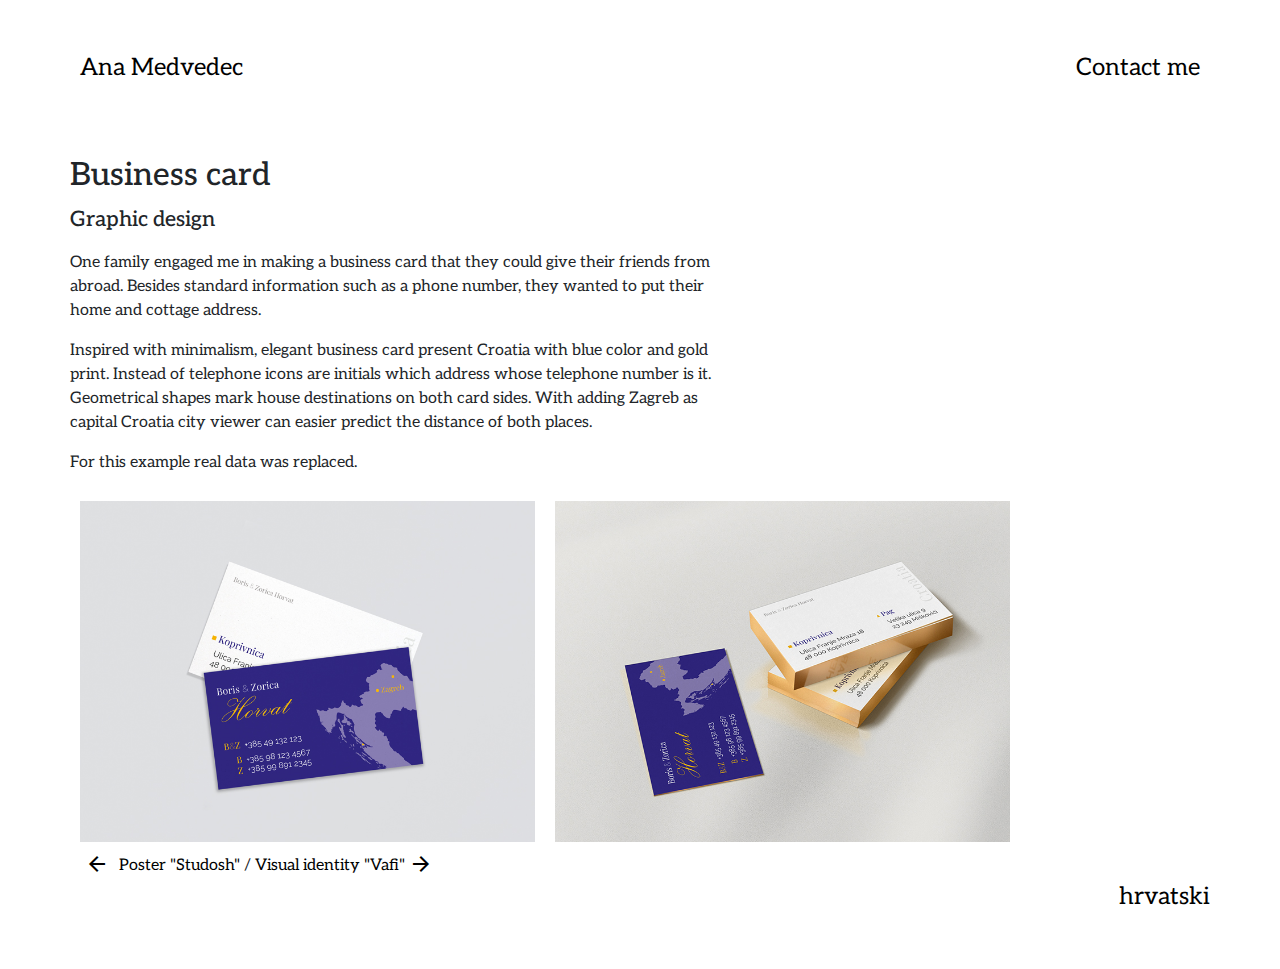
<file: rad-3-en.html>
<!doctype html>
<html lang="hr">
	<head>
		<meta charset="utf-8">
		<meta name="viewport" content="width=device-width, initial-scale=1, shrink-to-fit=no">
		<title>Ana Medvedec</title>
		<link rel="stylesheet" href="bootstrap/bootstrap.min.css">		
		<link rel="stylesheet" href="lightbox/css/lightbox.css">
		<link rel="stylesheet" href="style.css">
		<link href="https://fonts.googleapis.com/css?family=Aleo" rel="stylesheet">
		<link href="https://fonts.googleapis.com/icon?family=Material+Icons"
      rel="stylesheet">
	</head>
	<body>
		<div class="container">			
			<!-- ************** Zaglavlje / početak ************** -->
			<div class="row zaglavlje">
				<div class="row menu">
					<a href="index-en.html">Ana Medvedec</a>
					<a href="kontakt-en.html">Contact me</a>
				</div>	
			</div>	
			
			<!-- ************** Članci / početak ************** -->
						
			<div class="row clanci">
				<div class="row clanak">
					<div class="col-md-7">
						<h1>Business card</h1>
						<h2>Graphic design</h2>
						<p>One family engaged me in making a business card that they could give their friends from abroad. Besides standard information such as a phone number, they wanted to put their home and cottage address.</p>
						<p>Inspired with minimalism, elegant business card present Croatia with blue color and gold print. Instead of telephone icons are initials which address whose telephone number is it. Geometrical shapes mark house destinations on both card sides. With adding Zagreb as capital Croatia city viewer can easier predict the distance of both places. </p>
						<p>For this example real data was replaced.</p>
					</div>
				</div>
			</div>
			<!-- ************** Galerija / početak ************** -->
			<div class="row galerija">
				<!-- ************** Prva slika / početak ************** -->
				<div class="col-md-5 slika">
						<a href="slike/po-1.jpg" data-lightbox="galerija">
							<img src="slike/po-1-mala.jpg" class="img-fluid">
						</a>
				</div>
				<!-- ************** Prva slika / kraj ************** -->
				
				<!-- ************** Druga slika / početak ************** -->
				<div class="col-md-5 slika">
						<a href="slike/po-2.jpg" data-lightbox="galerija">
							<img src="slike/po-2-mala.jpg" class="img-fluid">
						</a>
				</div>
				<!-- ************** Druga slika / kraj ************** -->	
			</div>
			<div class="row nav-radovi">
				<div class="col-md-10">
				<a href="rad-2-en.html">
						<i class="material-icons">arrow_backward</i>
						Poster "Studosh"
				</a>
				/
				<a href="rad-4-en.html">Visual identity "Vafi"
						<i class="material-icons">arrow_forward</i>
				</a>
				</div>
			</div>
			<!-- ************** Članci / kraj ************** -->
			
			<!-- ************** Footer / početak ************** -->
			<div class="row footer">
				<div class="col">
					<div class="footer-content">
						<a href="rad-3.html" class="crta">hrvatski</a>
					</div>
				</div>
			</div>
			<!-- ************** Footer / kraj ************** -->
		</div>
		<script src="bootstrap/jquery.min.js"></script>
		<script src="bootstrap/popper.min.js"></script>
		<script src="bootstrap/bootstrap.min.js"></script>
		<script src="lightbox/js/lightbox.js"></script>
		<script>
			$('.hamburger').click(function(){
				$('.main-menu').slideToggle();
			});
		</script>
	</body>
</html>
</file>
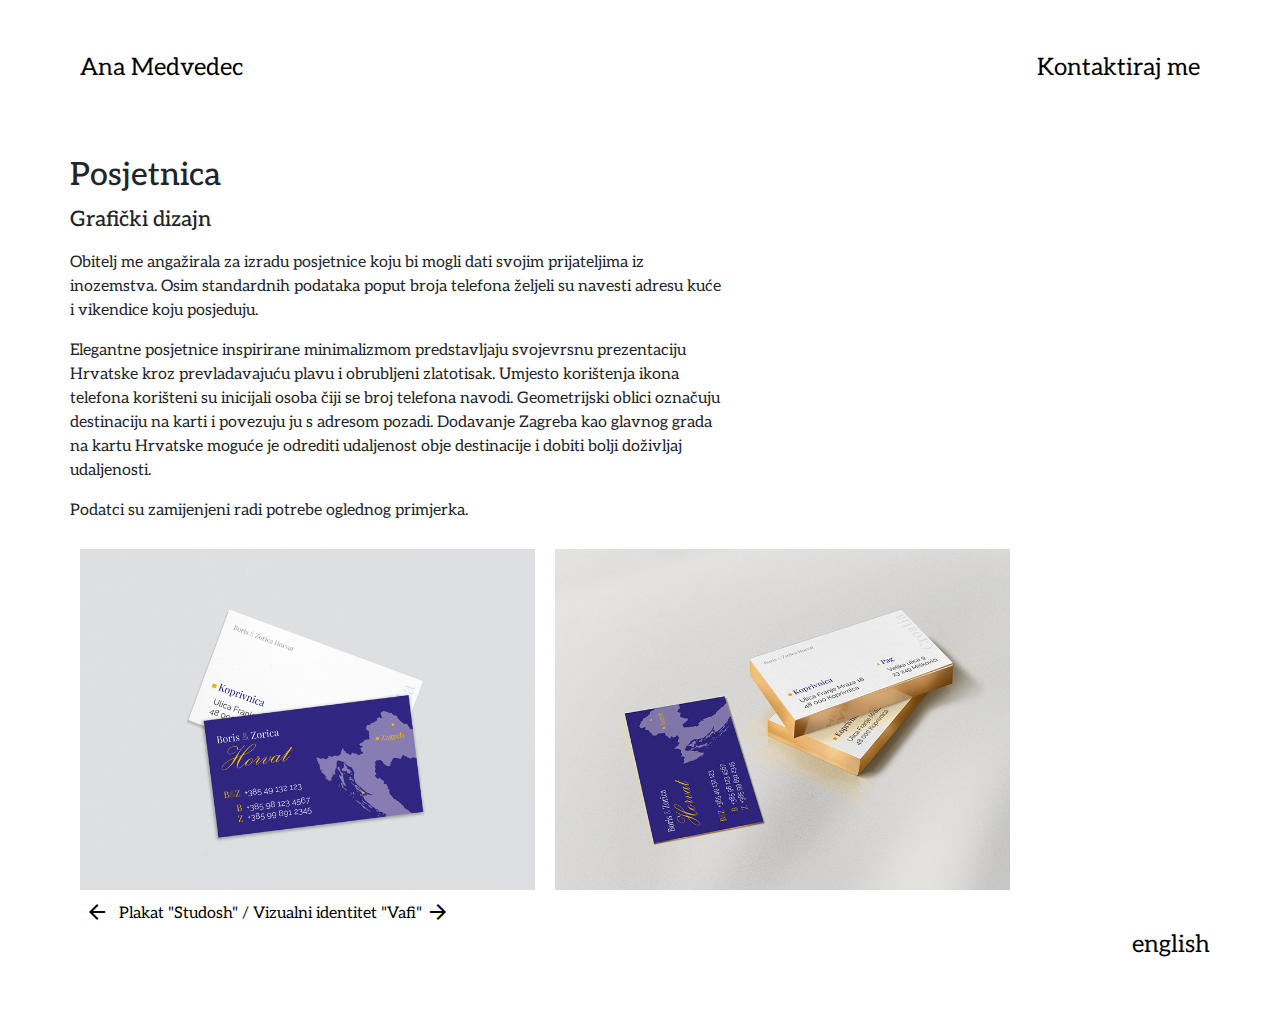
<file: rad-3.html>
<!doctype html>
<html lang="hr">
	<head>
		<meta charset="utf-8">
		<meta name="viewport" content="width=device-width, initial-scale=1, shrink-to-fit=no">
		<title>Ana Medvedec</title>
		<link rel="stylesheet" href="bootstrap/bootstrap.min.css">		
		<link rel="stylesheet" href="lightbox/css/lightbox.css">
		<link rel="stylesheet" href="style.css">
		<link href="https://fonts.googleapis.com/css?family=Aleo" rel="stylesheet">
		<link href="https://fonts.googleapis.com/icon?family=Material+Icons"
      rel="stylesheet">
	</head>
	<body>
		<div class="container">			
			<!-- ************** Zaglavlje / početak ************** -->
			<div class="row zaglavlje">
				<div class="row menu">
					<a href="index.html">Ana Medvedec</a>
					<a href="kontakt.html">Kontaktiraj me</a>
				</div>	
			</div>	
			
			<!-- ************** Članci / početak ************** -->
						
			<div class="row clanci">
				<div class="row clanak">
					<div class="col-md-7">
						<h1>Posjetnica</h1>
						<h2>Grafički dizajn</h2>
						<p>Obitelj me angažirala za izradu posjetnice koju bi mogli dati svojim prijateljima iz inozemstva. Osim standardnih podataka poput broja telefona željeli su navesti adresu kuće i vikendice koju posjeduju.</p>
						<p>Elegantne posjetnice inspirirane minimalizmom predstavljaju svojevrsnu prezentaciju Hrvatske kroz prevladavajuću plavu i obrubljeni zlatotisak. Umjesto korištenja ikona telefona korišteni su inicijali osoba čiji se broj telefona navodi. Geometrijski oblici označuju destinaciju na karti i povezuju ju s adresom pozadi. Dodavanje Zagreba kao glavnog grada na kartu Hrvatske moguće je odrediti udaljenost obje destinacije i dobiti bolji doživljaj udaljenosti.</p>
						<p>Podatci su zamijenjeni radi potrebe oglednog primjerka.</p>
					</div>
				</div>
			</div>
			<!-- ************** Galerija / početak ************** -->
			<div class="row galerija">
				<!-- ************** Prva slika / početak ************** -->
				<div class="col-md-5 slika">
						<a href="slike/po-1.jpg" data-lightbox="galerija">
							<img src="slike/po-1-mala.jpg" class="img-fluid">
						</a>
				</div>
				<!-- ************** Prva slika / kraj ************** -->
				
				<!-- ************** Druga slika / početak ************** -->
				<div class="col-md-5 slika">
						<a href="slike/po-2.jpg" data-lightbox="galerija">
							<img src="slike/po-2-mala.jpg" class="img-fluid">
						</a>
				</div>
				<!-- ************** Druga slika / kraj ************** -->	
			</div>
			<div class="row nav-radovi">
				<div class="col-md-10">
				<a href="rad-2.html">
						<i class="material-icons">arrow_backward</i>
						Plakat "Studosh"
				</a>
				/
				<a href="rad-4.html">Vizualni identitet "Vafi"
						<i class="material-icons">arrow_forward</i>
				</a>
				</div>
			</div>
			<!-- ************** Članci / kraj ************** -->
			
			<!-- ************** Footer / početak ************** -->
			<div class="row footer">
				<div class="col">
					<div class="footer-content">
						<a href="rad-3-en.html" class="crta">english</a>
					</div>
				</div>
			</div>
			<!-- ************** Footer / kraj ************** -->
		</div>
		<script src="bootstrap/jquery.min.js"></script>
		<script src="bootstrap/popper.min.js"></script>
		<script src="bootstrap/bootstrap.min.js"></script>
		<script src="lightbox/js/lightbox.js"></script>
		<script>
			$('.hamburger').click(function(){
				$('.main-menu').slideToggle();
			});
		</script>
	</body>
</html>
</file>
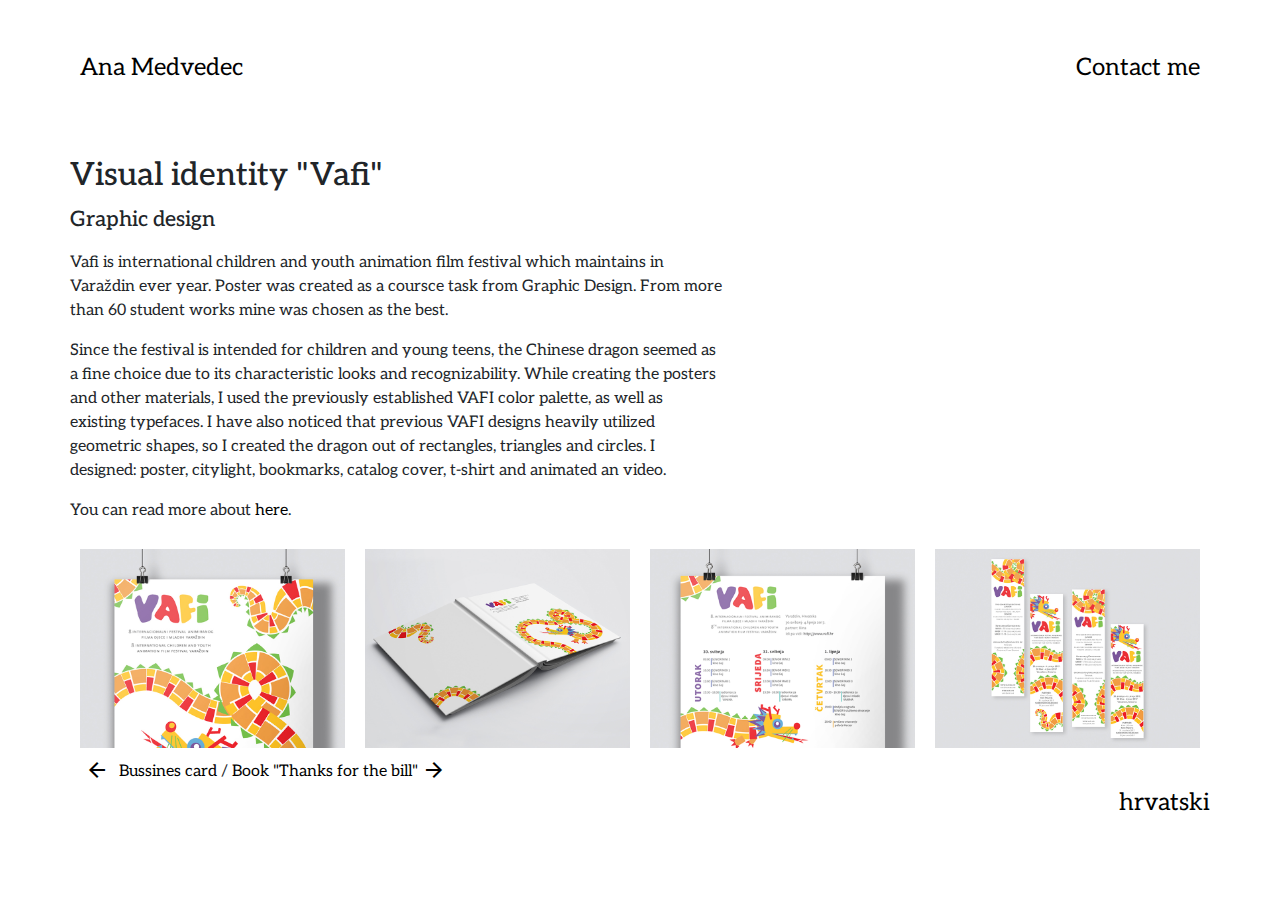
<file: rad-4-en.html>
<!doctype html>
<html lang="hr">
	<head>
		<meta charset="utf-8">
		<meta name="viewport" content="width=device-width, initial-scale=1, shrink-to-fit=no">
		<title>Ana Medvedec</title>
		<link rel="stylesheet" href="bootstrap/bootstrap.min.css">		
		<link rel="stylesheet" href="lightbox/css/lightbox.css">
		<link rel="stylesheet" href="style.css">
		<link href="https://fonts.googleapis.com/css?family=Aleo" rel="stylesheet">
		<link href="https://fonts.googleapis.com/icon?family=Material+Icons"
      rel="stylesheet">
	</head>
	<body>
		<div class="container">			
			<!-- ************** Zaglavlje / početak ************** -->
			<div class="row zaglavlje">
				<div class="row menu">
					<a href="index-en.html">Ana Medvedec</a>
					<a href="kontakt-en.html">Contact me</a>
				</div>	
			</div>	
			
			<!-- ************** Članci / početak ************** -->
						
			<div class="row clanci">
				<div class="row clanak">
					<div class="col-md-7">
						<h1>Visual identity "Vafi"</h1>
						<h2>Graphic design</h2>
						<p>Vafi is international children and youth animation film festival which maintains in Varaždin ever year. Poster was created as a coursce task from Graphic Design. From more than 60 student works mine was chosen as the best.</p>
						<p>Since the festival is intended for children and young teens, the Chinese dragon seemed as a fine choice due to its characteristic looks and recognizability. While creating the posters and other materials, I used the previously established VAFI color palette, as well as existing typefaces. I have also noticed that previous VAFI designs heavily utilized geometric shapes, so I created the dragon out of rectangles, triangles and circles. I designed: poster, citylight, bookmarks, catalog cover, t-shirt and animated an video.</p>
						<p>You can read more about <a href="https://www.unin.hr/2016/12/studentica-ana-medvedec-izradila-vizual-za-vafi-festival/" target="_blank" class="crta">here</a>.</p>
					</div>
				</div>
			</div>
			<!-- ************** Galerija / početak ************** -->
			<div class="row galerija">
				<!-- ************** Prva slika / početak ************** -->
				<div class="col-md-3 slika">
						<a href="slike/pv-1.jpg" data-lightbox="galerija">
							<img src="slike/pv-1-mala.jpg" class="img-fluid">
						</a>
				</div>
				<!-- ************** Prva slika / kraj ************** -->			
				<!-- ************** Druga slika / početak ************** -->
				<div class="col-md-3 slika">
						<a href="slike/pv-2.jpg" data-lightbox="galerija">
							<img src="slike/pv-2-mala.jpg" class="img-fluid">
						</a>
				</div>
				<!-- ************** Druga slika / kraj ************** -->
				<!-- ************** Treća slika / početak ************** -->
				<div class="col-md-3 slika">
					<a href="slike/pv-3.jpg" data-lightbox="galerija">
							<img src="slike/pv-3-mala.jpg" class="img-fluid">
					</a>
				</div>
				<!-- ************** Treća slika / kraj ************** -->
				<!-- ************** Četvrta slika / početak ************** -->
				<div class="col-md-3 slika">
					<a href="slike/pv-4.jpg" data-lightbox="galerija">
							<img src="slike/pv-4-mala.jpg" class="img-fluid">
					</a>
				</div>
				<!-- ************** Četvrta slika / kraj ************** -->	
			</div>
			<div class="row nav-radovi">
				<div class="col-md-10">
					<a href="rad-3-en.html">
							<i class="material-icons">arrow_backward</i>
							Bussines card
					</a>
					/
					<a href="rad-1-en.html">Book "Thanks for the bill"
							<i class="material-icons">arrow_forward</i>
					</a>
				</div>
			</div>
			<!-- ************** Članci / kraj ************** -->
			
			<!-- ************** Footer / početak ************** -->
			<div class="row footer">
				<div class="col">
					<div class="footer-content">
						<a href="rad-4.html" class="crta">hrvatski</a>
					</div>
				</div>
			</div>
			<!-- ************** Footer / kraj ************** -->
		</div>
		<script src="bootstrap/jquery.min.js"></script>
		<script src="bootstrap/popper.min.js"></script>
		<script src="bootstrap/bootstrap.min.js"></script>
		<script src="lightbox/js/lightbox.js"></script>
		<script>
			$('.hamburger').click(function(){
				$('.main-menu').slideToggle();
			});
		</script>
	</body>
</html>
</file>
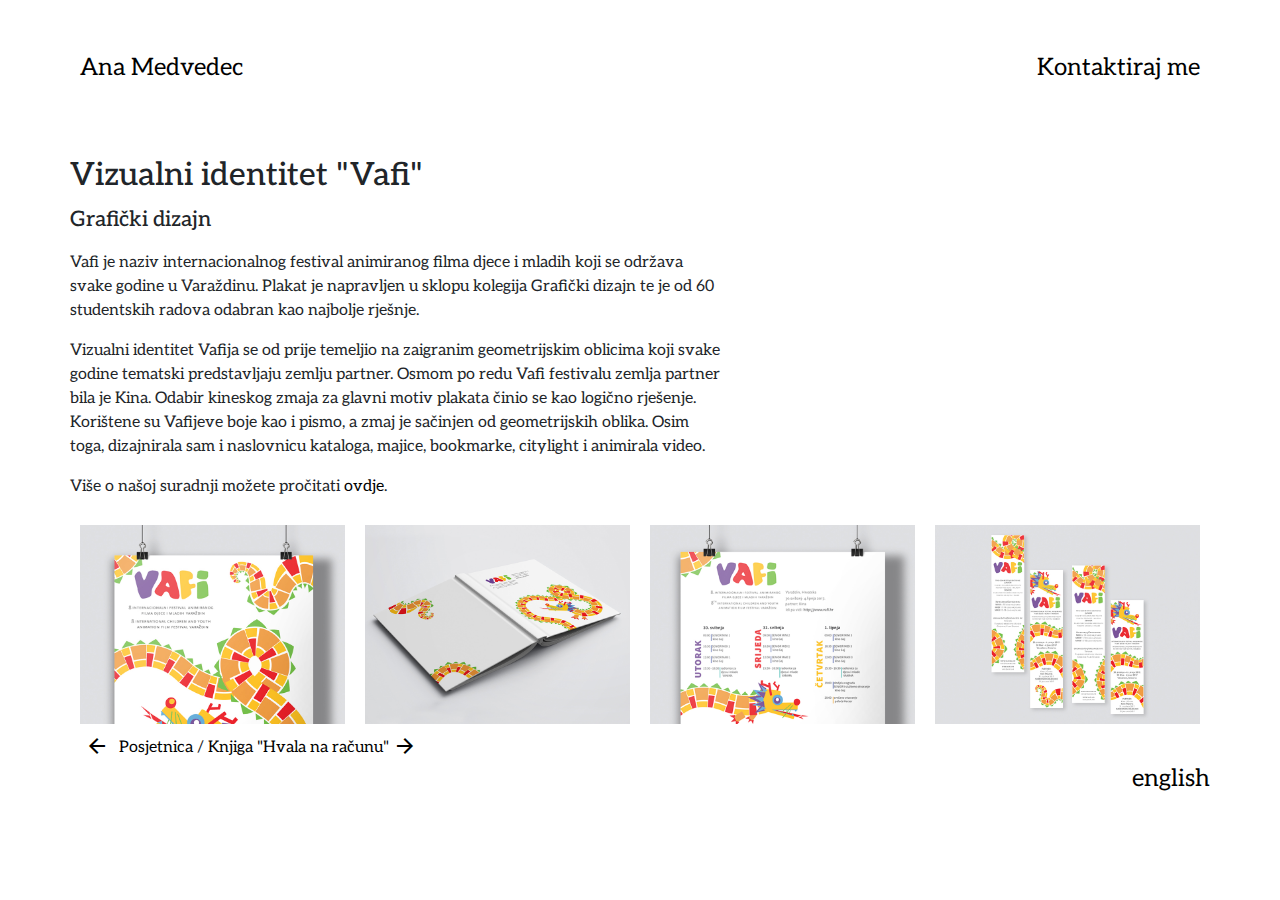
<file: rad-4.html>
<!doctype html>
<html lang="hr">
	<head>
		<meta charset="utf-8">
		<meta name="viewport" content="width=device-width, initial-scale=1, shrink-to-fit=no">
		<title>Ana Medvedec</title>
		<link rel="stylesheet" href="bootstrap/bootstrap.min.css">		
		<link rel="stylesheet" href="lightbox/css/lightbox.css">
		<link rel="stylesheet" href="style.css">
		<link href="https://fonts.googleapis.com/css?family=Aleo" rel="stylesheet">
		<link href="https://fonts.googleapis.com/icon?family=Material+Icons"
      rel="stylesheet">
	</head>
	<body>
		<div class="container">			
			<!-- ************** Zaglavlje / početak ************** -->
			<div class="row zaglavlje">
				<div class="row menu">
					<a href="index.html">Ana Medvedec</a>
					<a href="kontakt.html">Kontaktiraj me</a>
				</div>	
			</div>	
			
			<!-- ************** Članci / početak ************** -->
						
			<div class="row clanci">
				<div class="row clanak">
					<div class="col-md-7">
						<h1>Vizualni identitet "Vafi"</h1>
						<h2>Grafički dizajn</h2>
						<p>Vafi je naziv internacionalnog festival animiranog filma djece i mladih koji se održava svake godine u Varaždinu. Plakat je napravljen u sklopu kolegija Grafički dizajn te je od 60 studentskih radova odabran kao najbolje rješnje.</p>
						<p>Vizualni identitet Vafija se od prije temeljio na zaigranim geometrijskim oblicima koji svake godine tematski predstavljaju zemlju partner. Osmom po redu Vafi festivalu zemlja partner bila je Kina. Odabir kineskog zmaja za glavni motiv plakata činio se kao logično rješenje. Korištene su Vafijeve boje kao i pismo, a zmaj je sačinjen od geometrijskih oblika. Osim toga, dizajnirala sam i naslovnicu kataloga, majice, bookmarke, citylight i animirala video.</p>
						<p>Više o našoj suradnji možete pročitati <a href="https://www.unin.hr/2016/12/studentica-ana-medvedec-izradila-vizual-za-vafi-festival/" target="_blank" class="crta">ovdje</a>.</p>
					</div>
				</div>
			</div>
			<!-- ************** Galerija / početak ************** -->
			<div class="row galerija">
				<!-- ************** Prva slika / početak ************** -->
				<div class="col-md-3 slika">
						<a href="slike/pv-1.jpg" data-lightbox="galerija">
							<img src="slike/pv-1-mala.jpg" class="img-fluid">
						</a>
				</div>
				<!-- ************** Prva slika / kraj ************** -->			
				<!-- ************** Druga slika / početak ************** -->
				<div class="col-md-3 slika">
						<a href="slike/pv-2.jpg" data-lightbox="galerija">
							<img src="slike/pv-2-mala.jpg" class="img-fluid">
						</a>
				</div>
				<!-- ************** Druga slika / kraj ************** -->
				<!-- ************** Treća slika / početak ************** -->
				<div class="col-md-3 slika">
					<a href="slike/pv-3.jpg" data-lightbox="galerija">
							<img src="slike/pv-3-mala.jpg" class="img-fluid">
					</a>
				</div>
				<!-- ************** Treća slika / kraj ************** -->
				<!-- ************** Četvrta slika / početak ************** -->
				<div class="col-md-3 slika">
					<a href="slike/pv-4.jpg" data-lightbox="galerija">
							<img src="slike/pv-4-mala.jpg" class="img-fluid">
					</a>
				</div>
				<!-- ************** Četvrta slika / kraj ************** -->	
			</div>
			<div class="row nav-radovi">
				<div class="col-md-10">
					<a href="rad-3.html">
							<i class="material-icons">arrow_backward</i>
							Posjetnica
					</a>
					/
					<a href="rad-1.html">Knjiga "Hvala na računu"
							<i class="material-icons">arrow_forward</i>
					</a>
				</div>
			</div>
			<!-- ************** Članci / kraj ************** -->
			
			<!-- ************** Footer / početak ************** -->
			<div class="row footer">
				<div class="col">
					<div class="footer-content">
						<a href="rad-4-en.html" class="crta">english</a>
					</div>
				</div>
			</div>
			<!-- ************** Footer / kraj ************** -->
		</div>
		<script src="bootstrap/jquery.min.js"></script>
		<script src="bootstrap/popper.min.js"></script>
		<script src="bootstrap/bootstrap.min.js"></script>
		<script src="lightbox/js/lightbox.js"></script>
		<script>
			$('.hamburger').click(function(){
				$('.main-menu').slideToggle();
			});
		</script>
	</body>
</html>
</file>
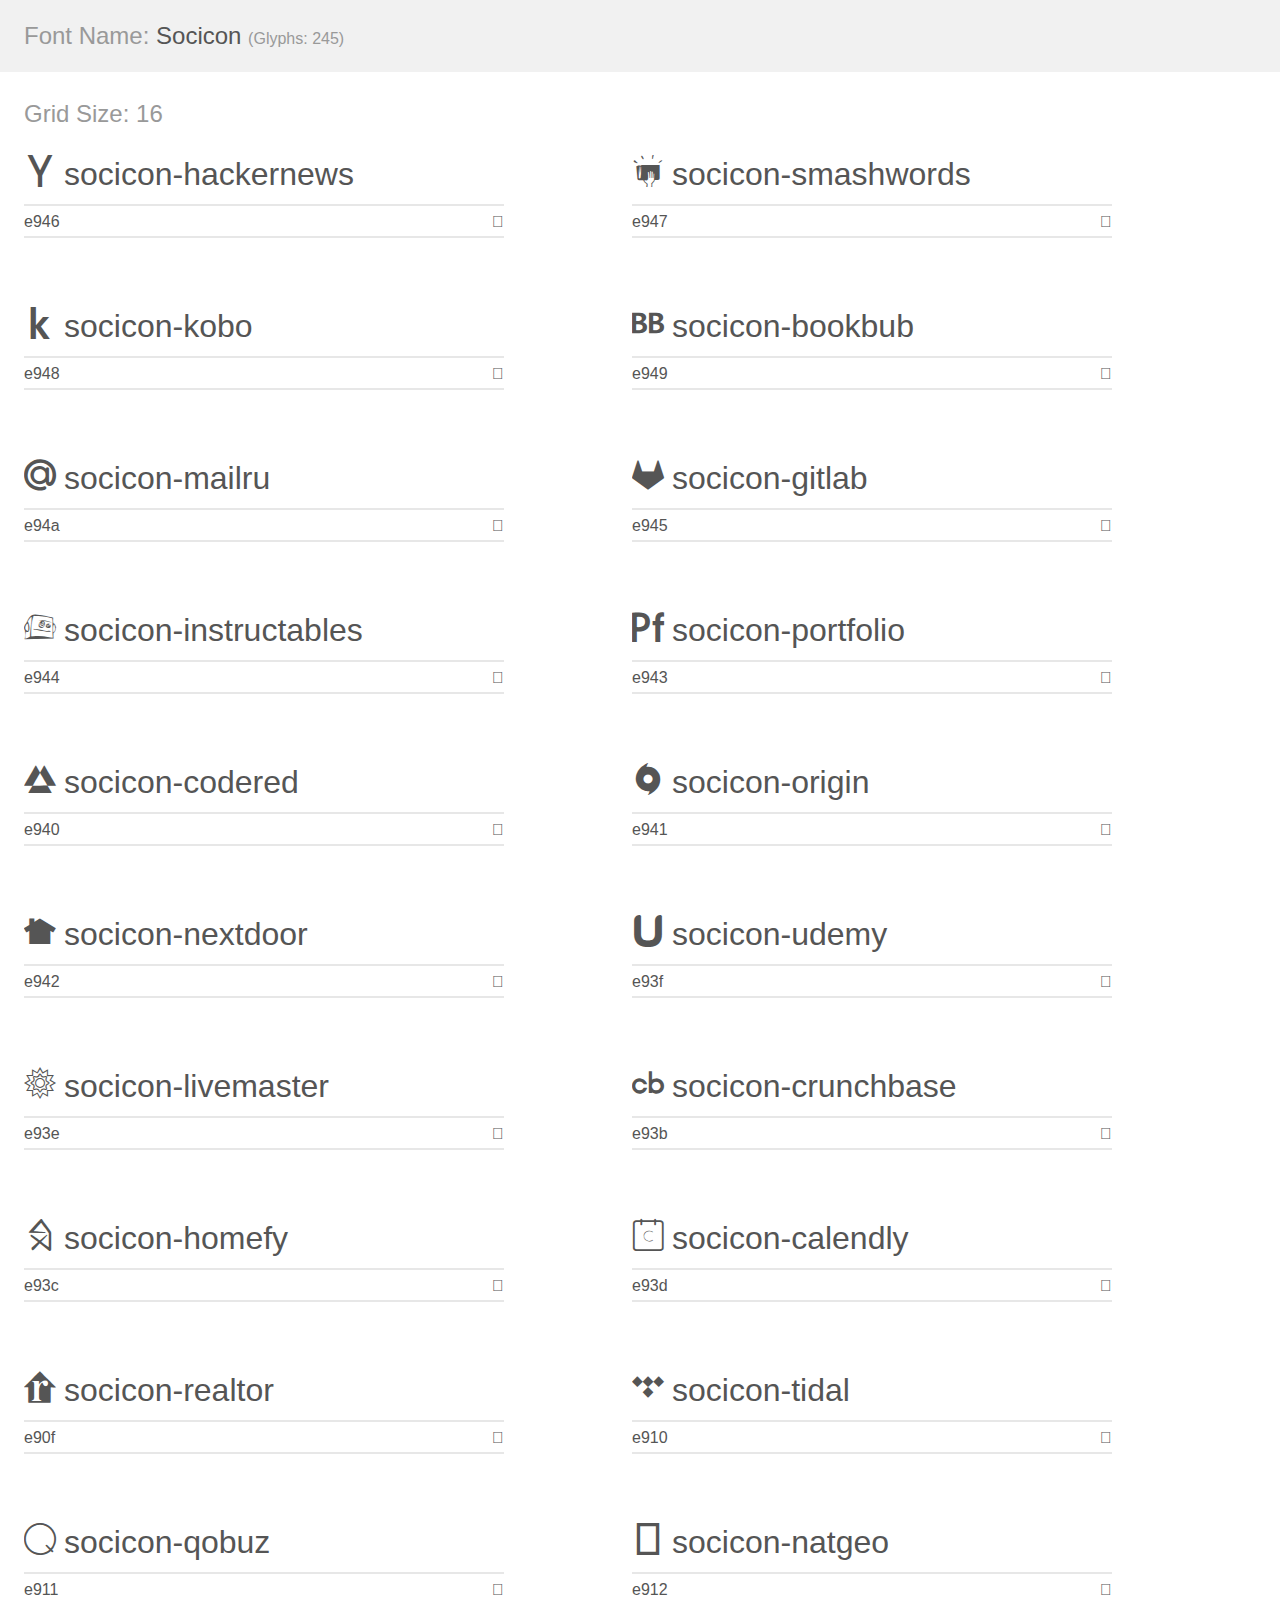
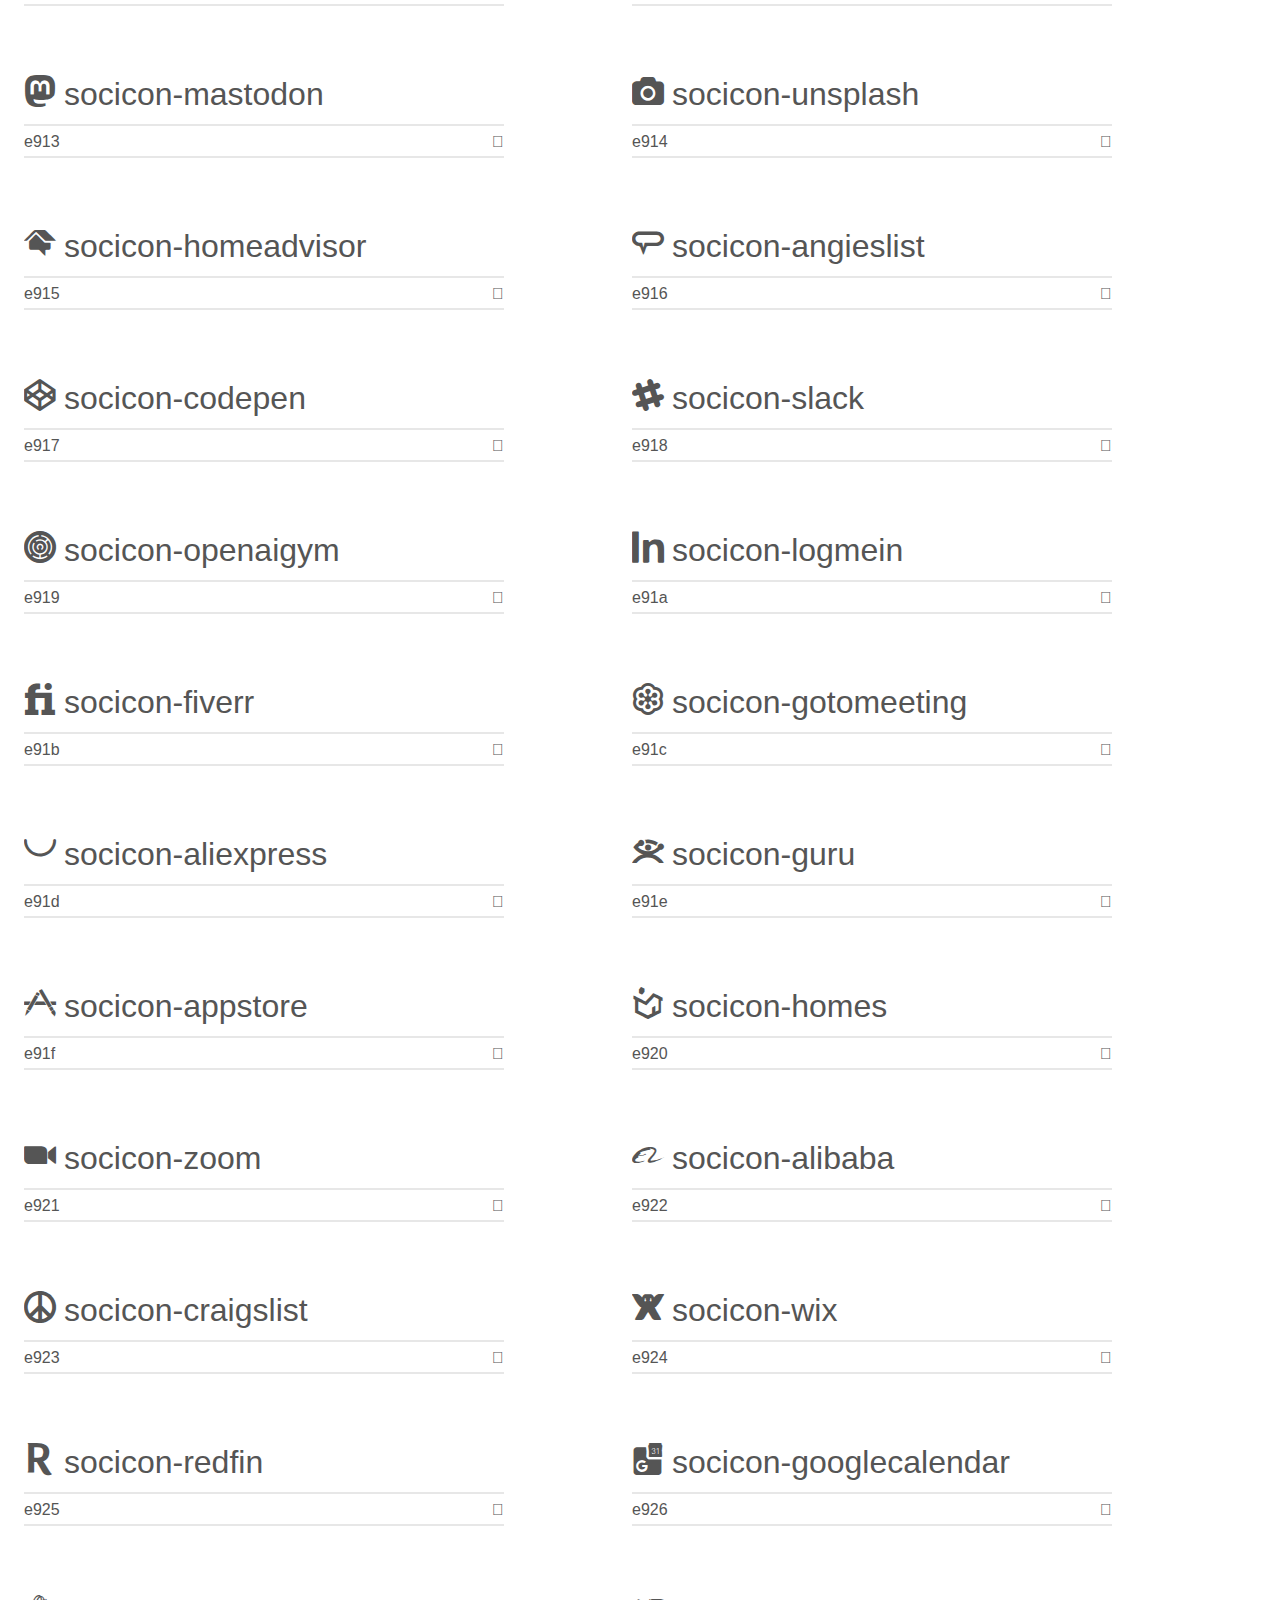
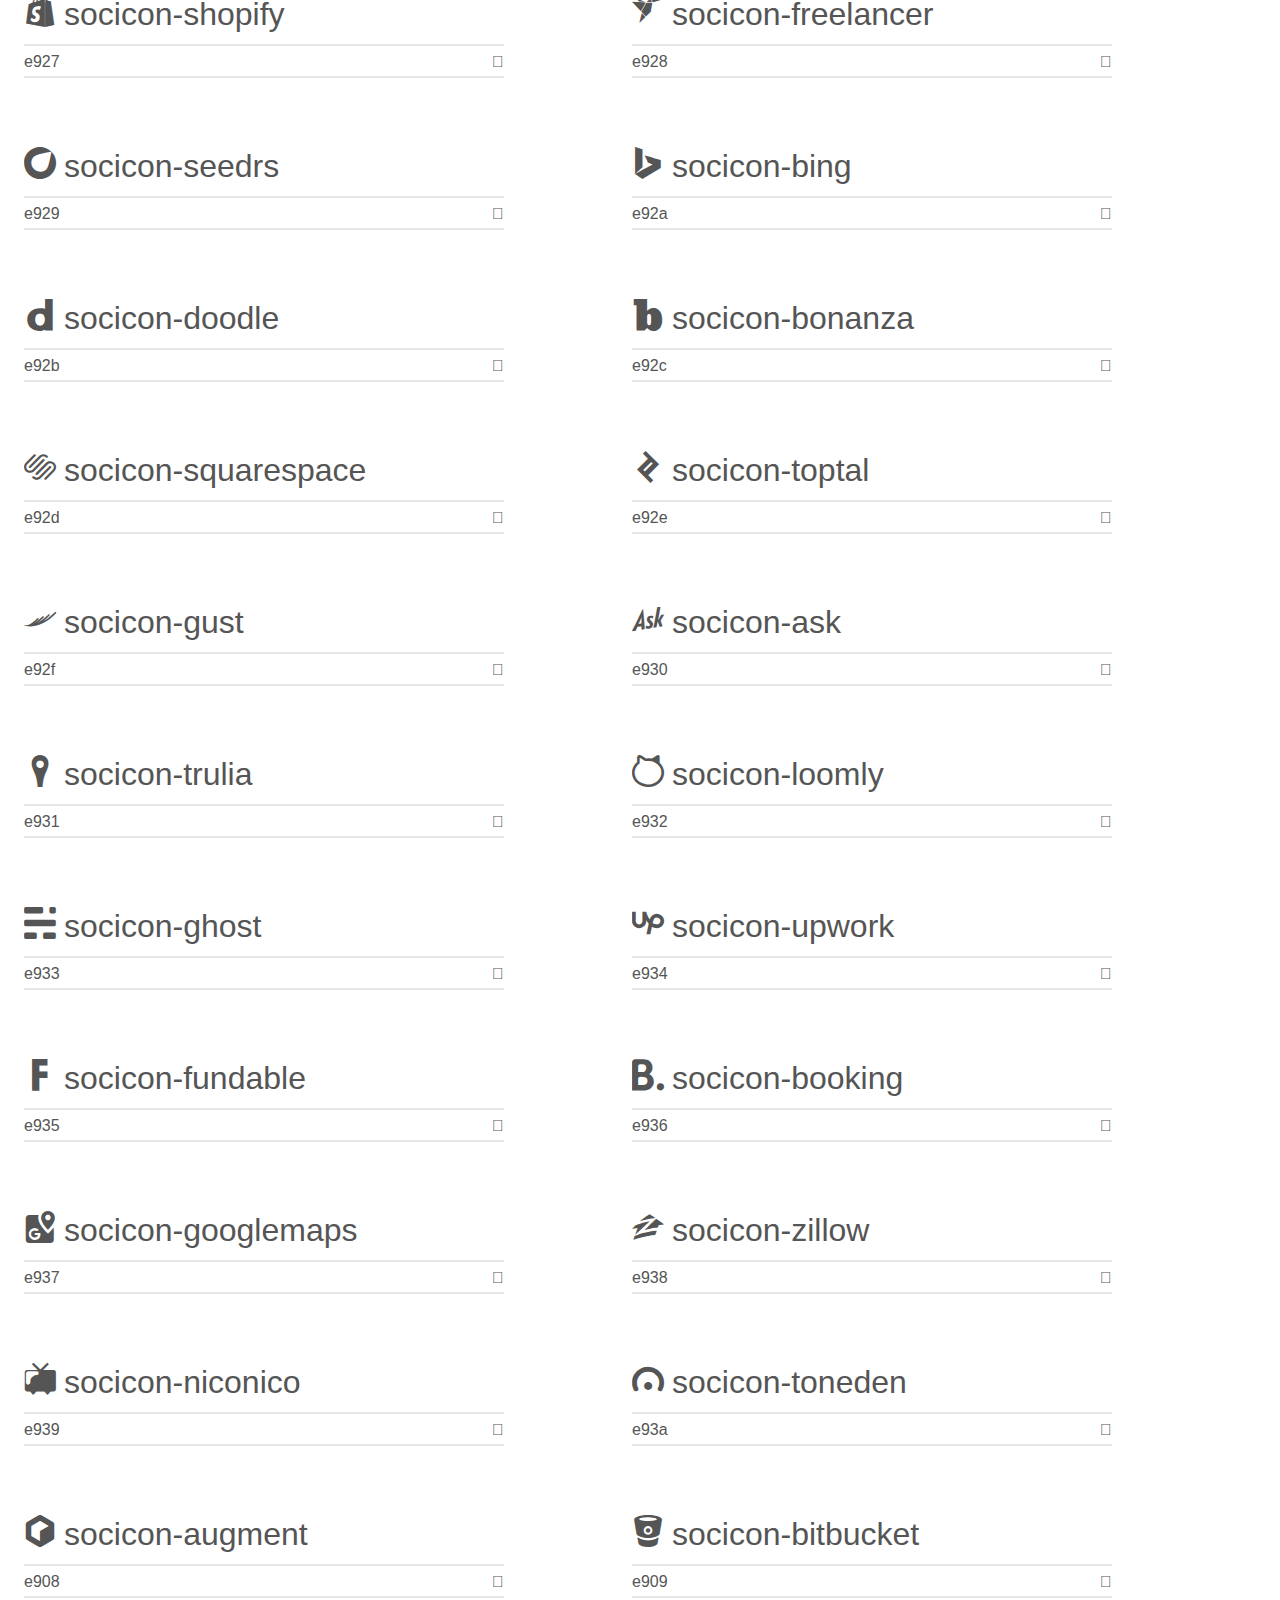
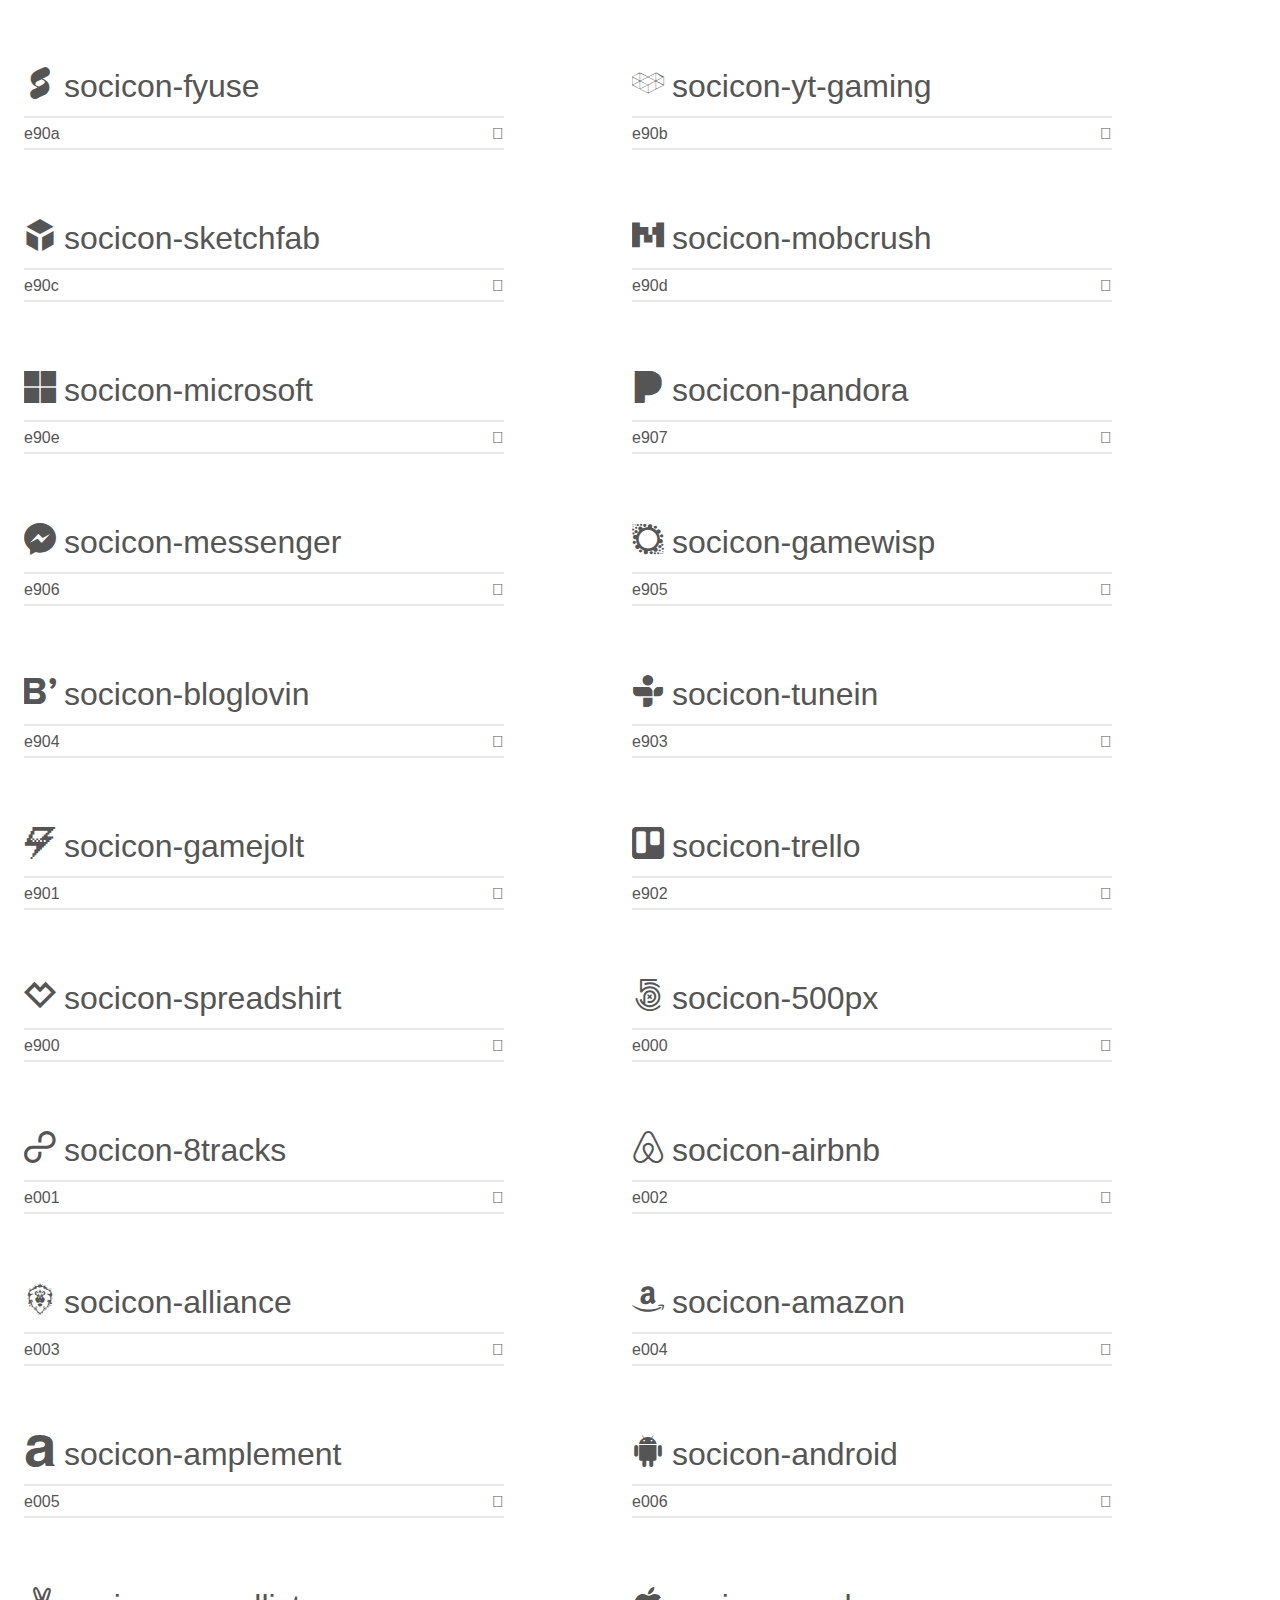
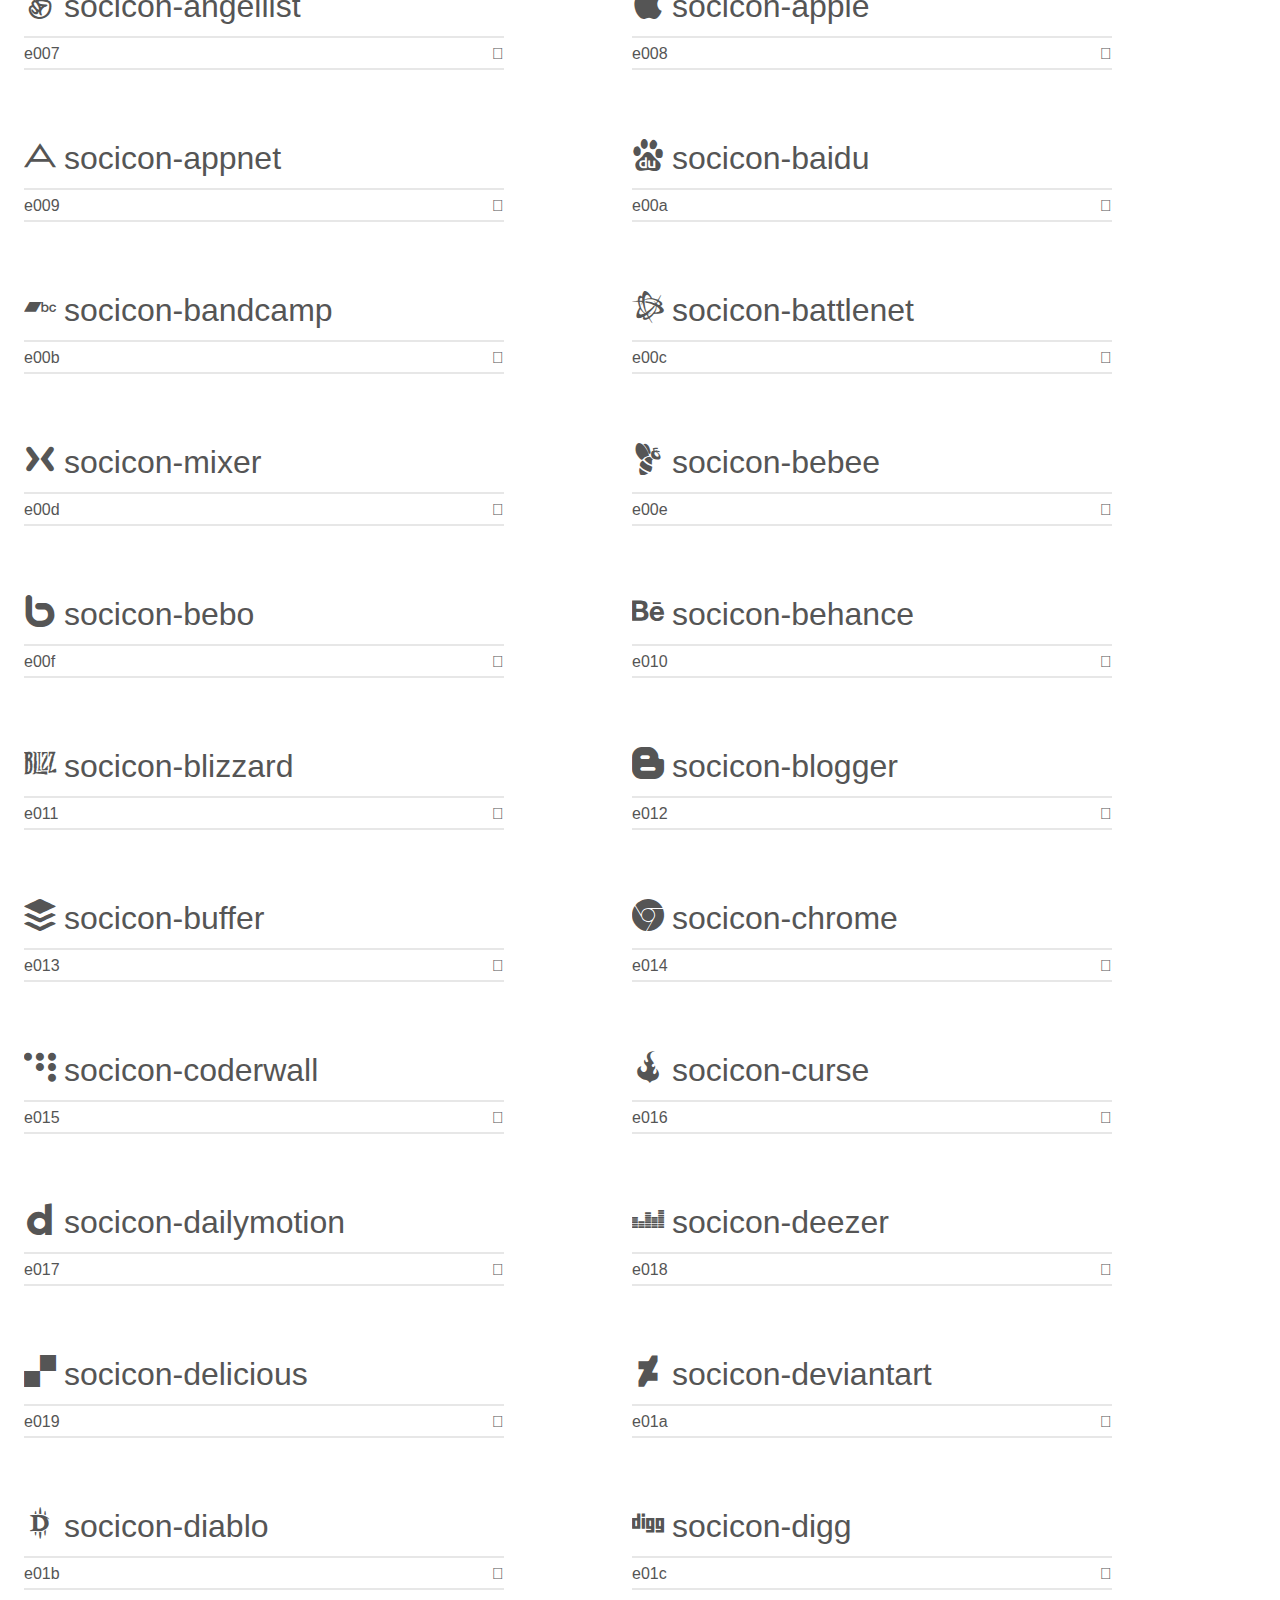
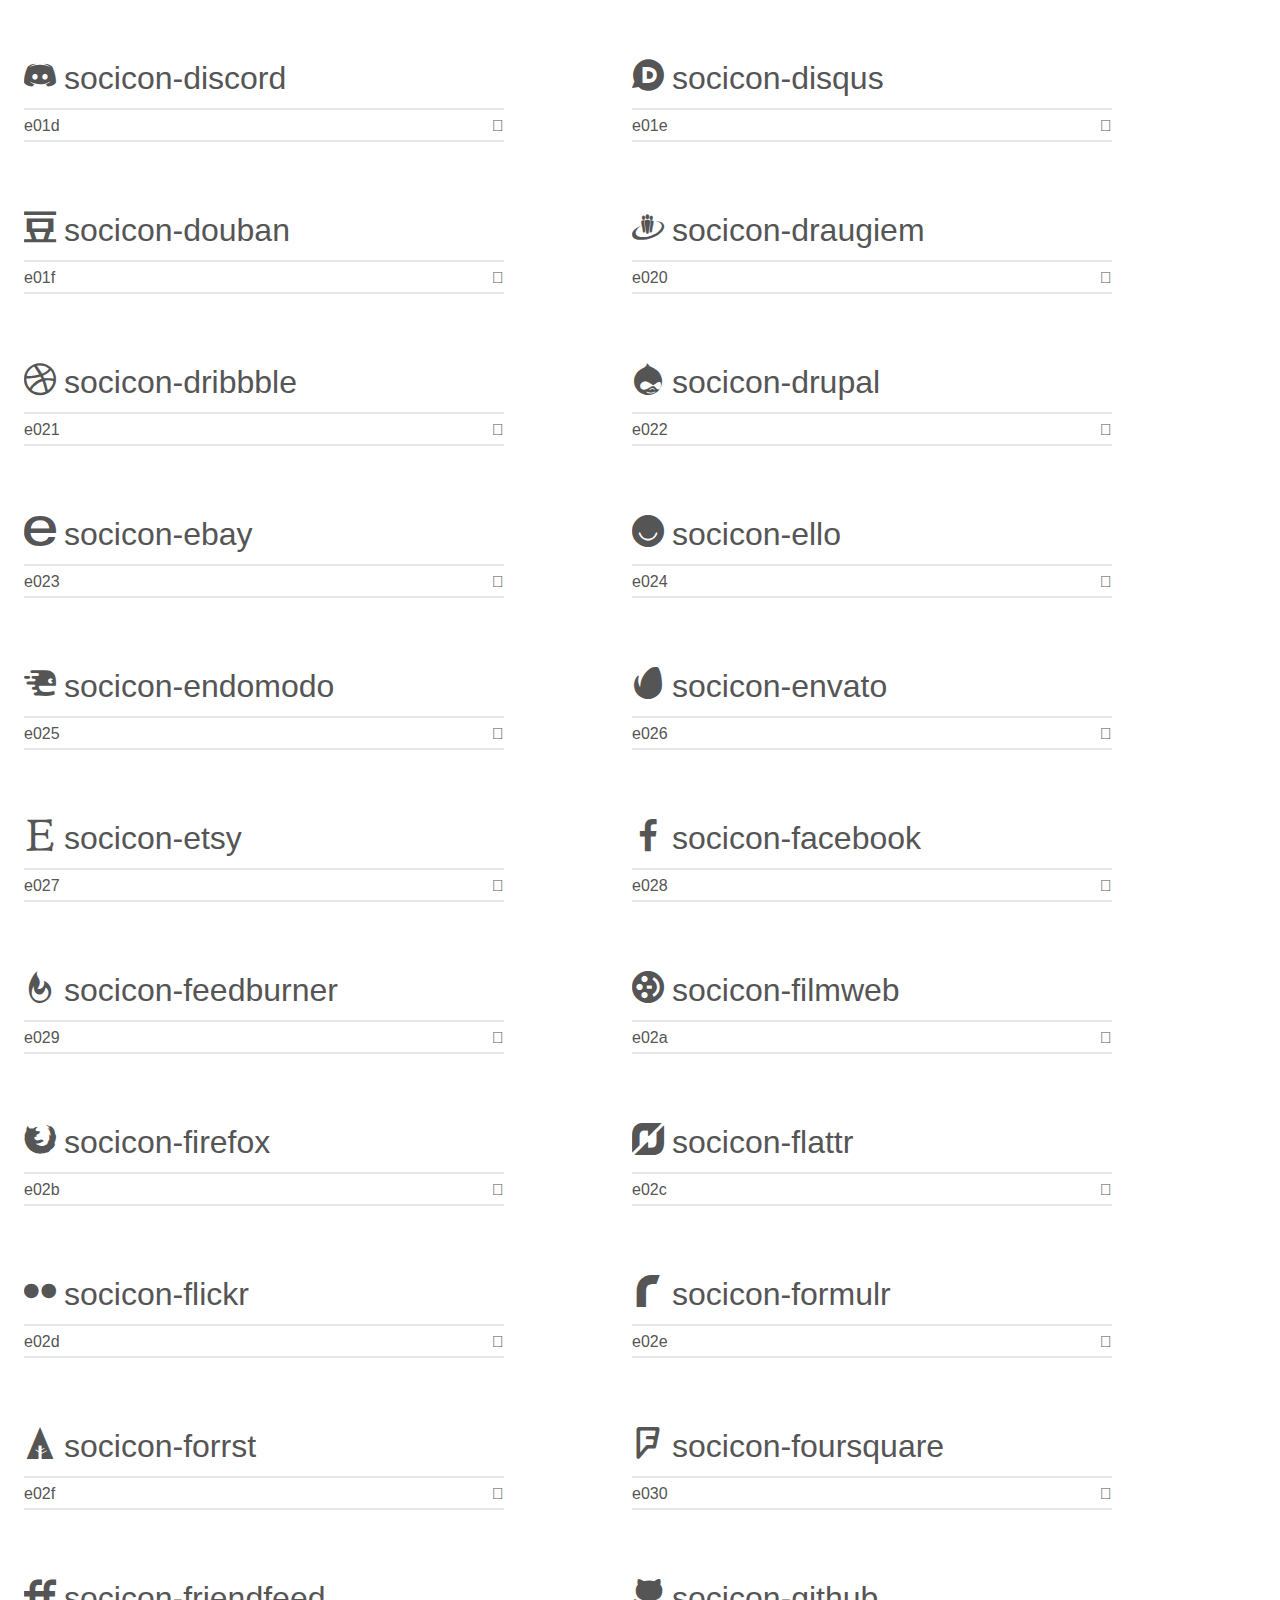
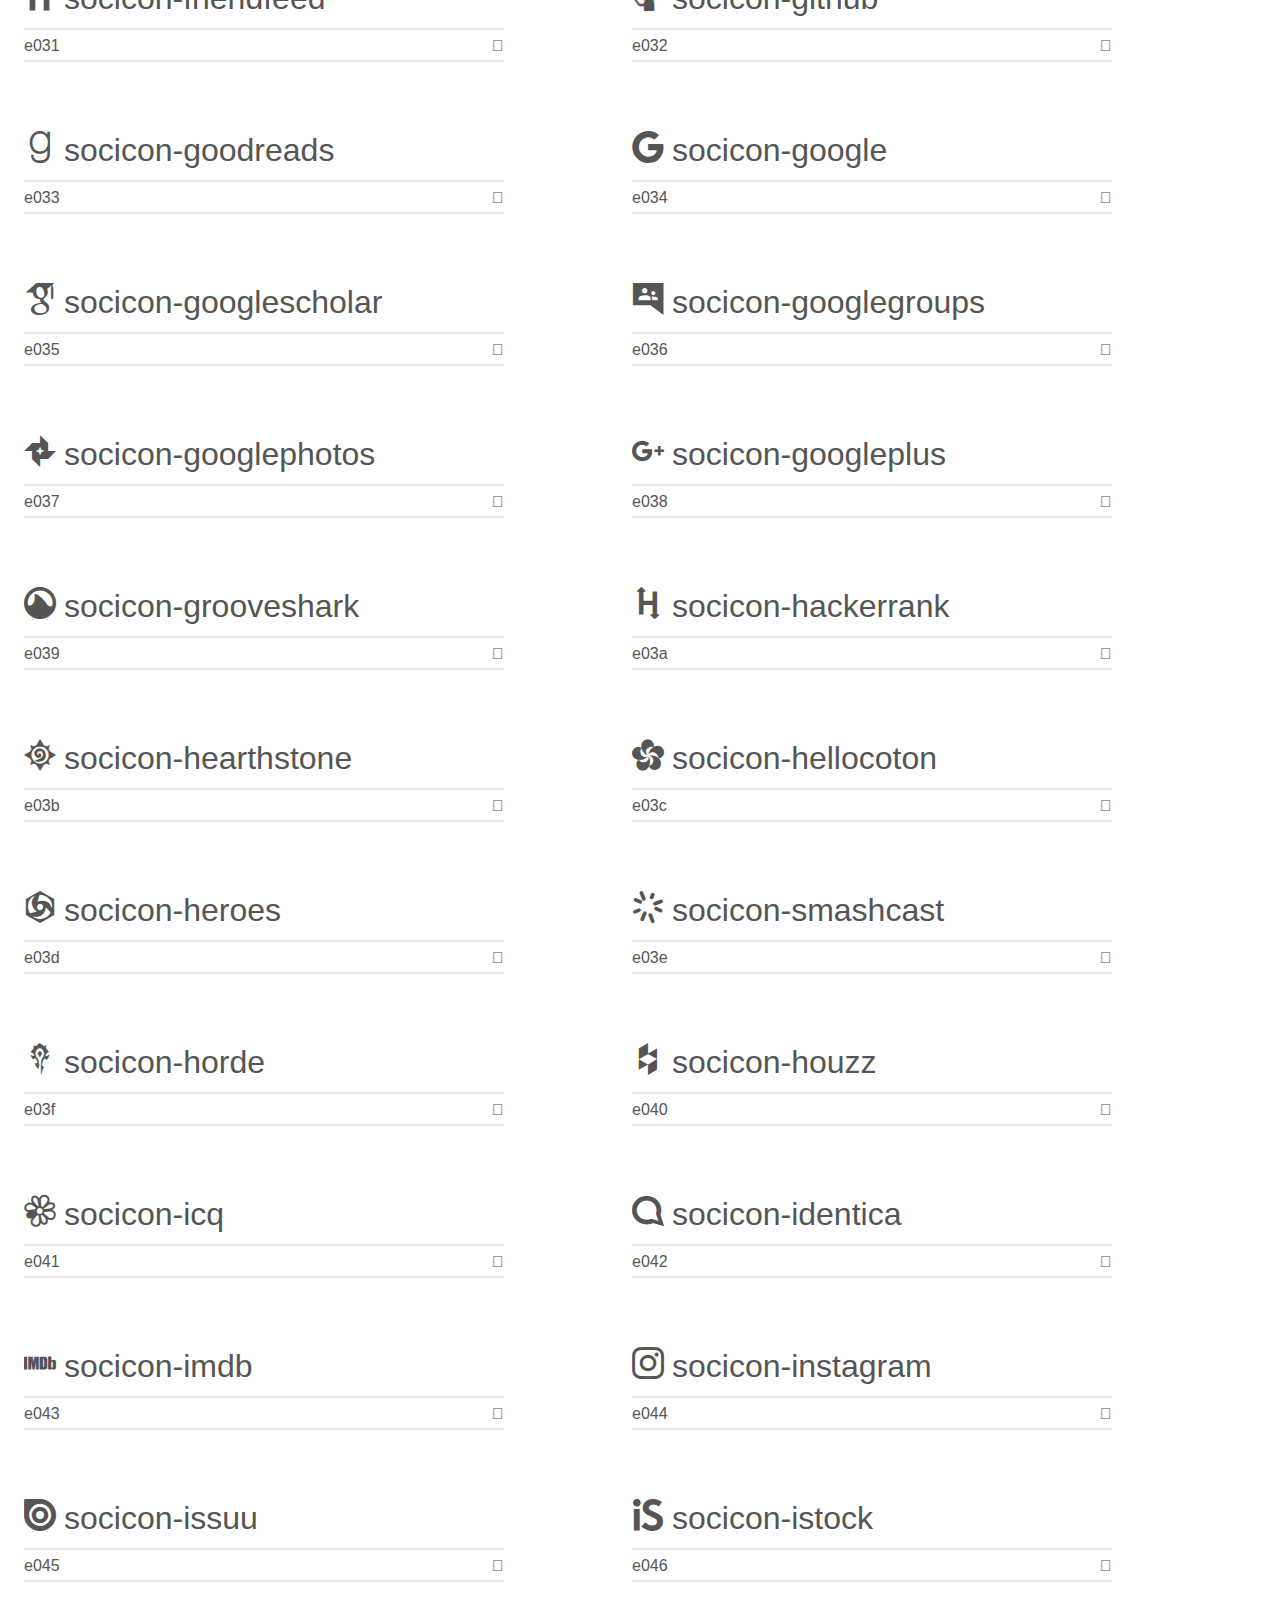
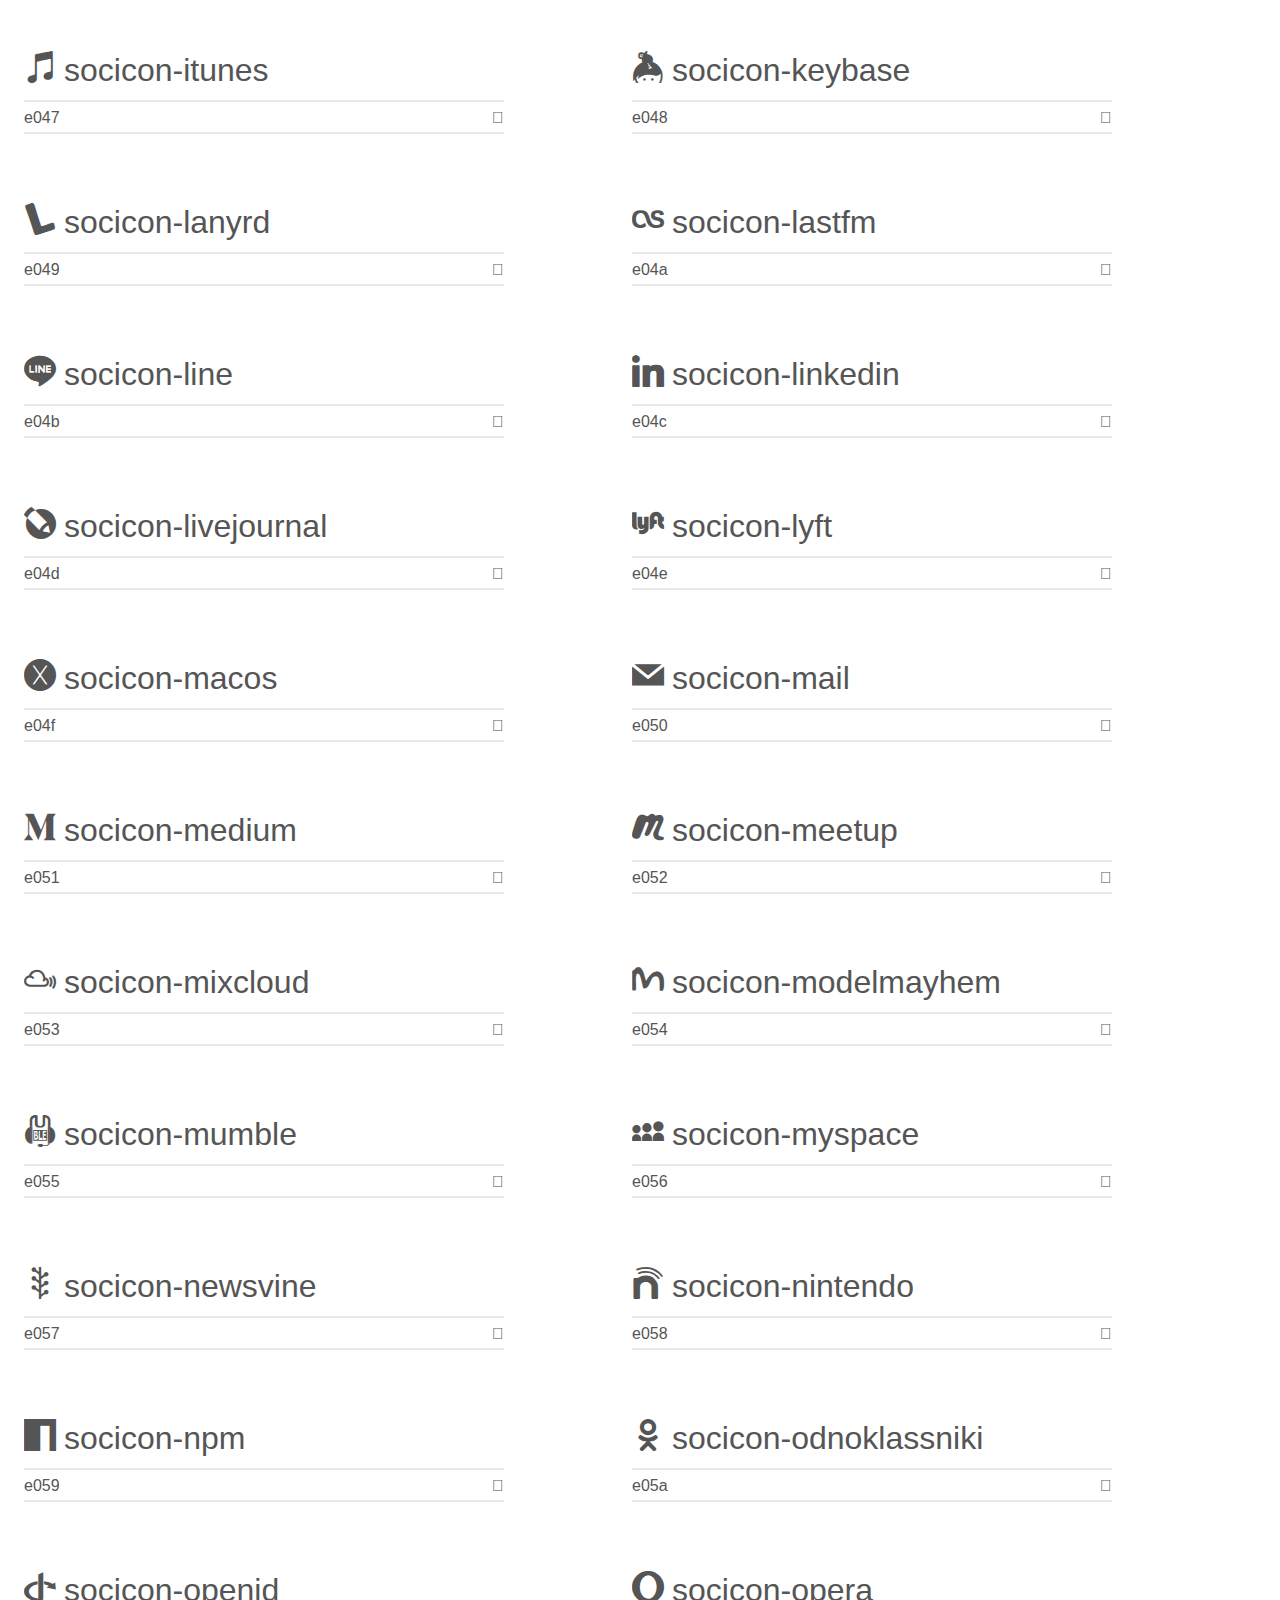
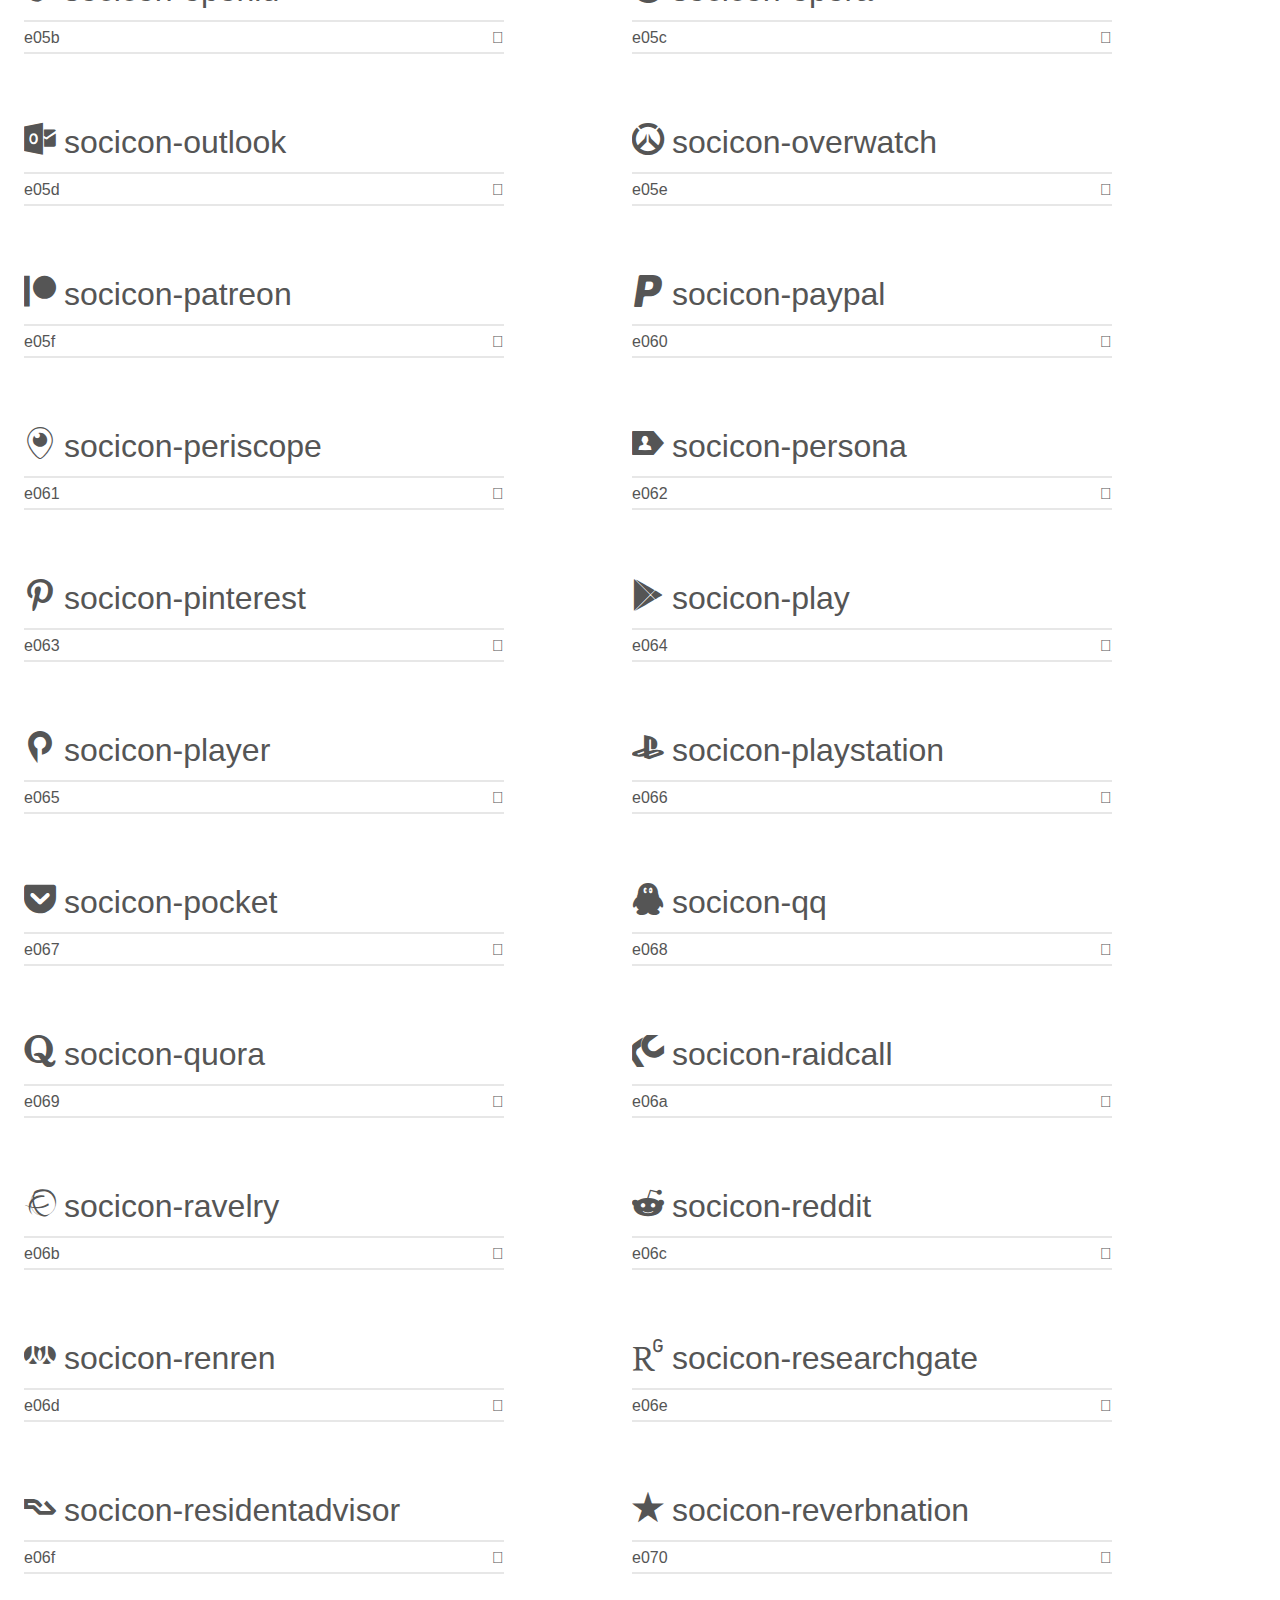
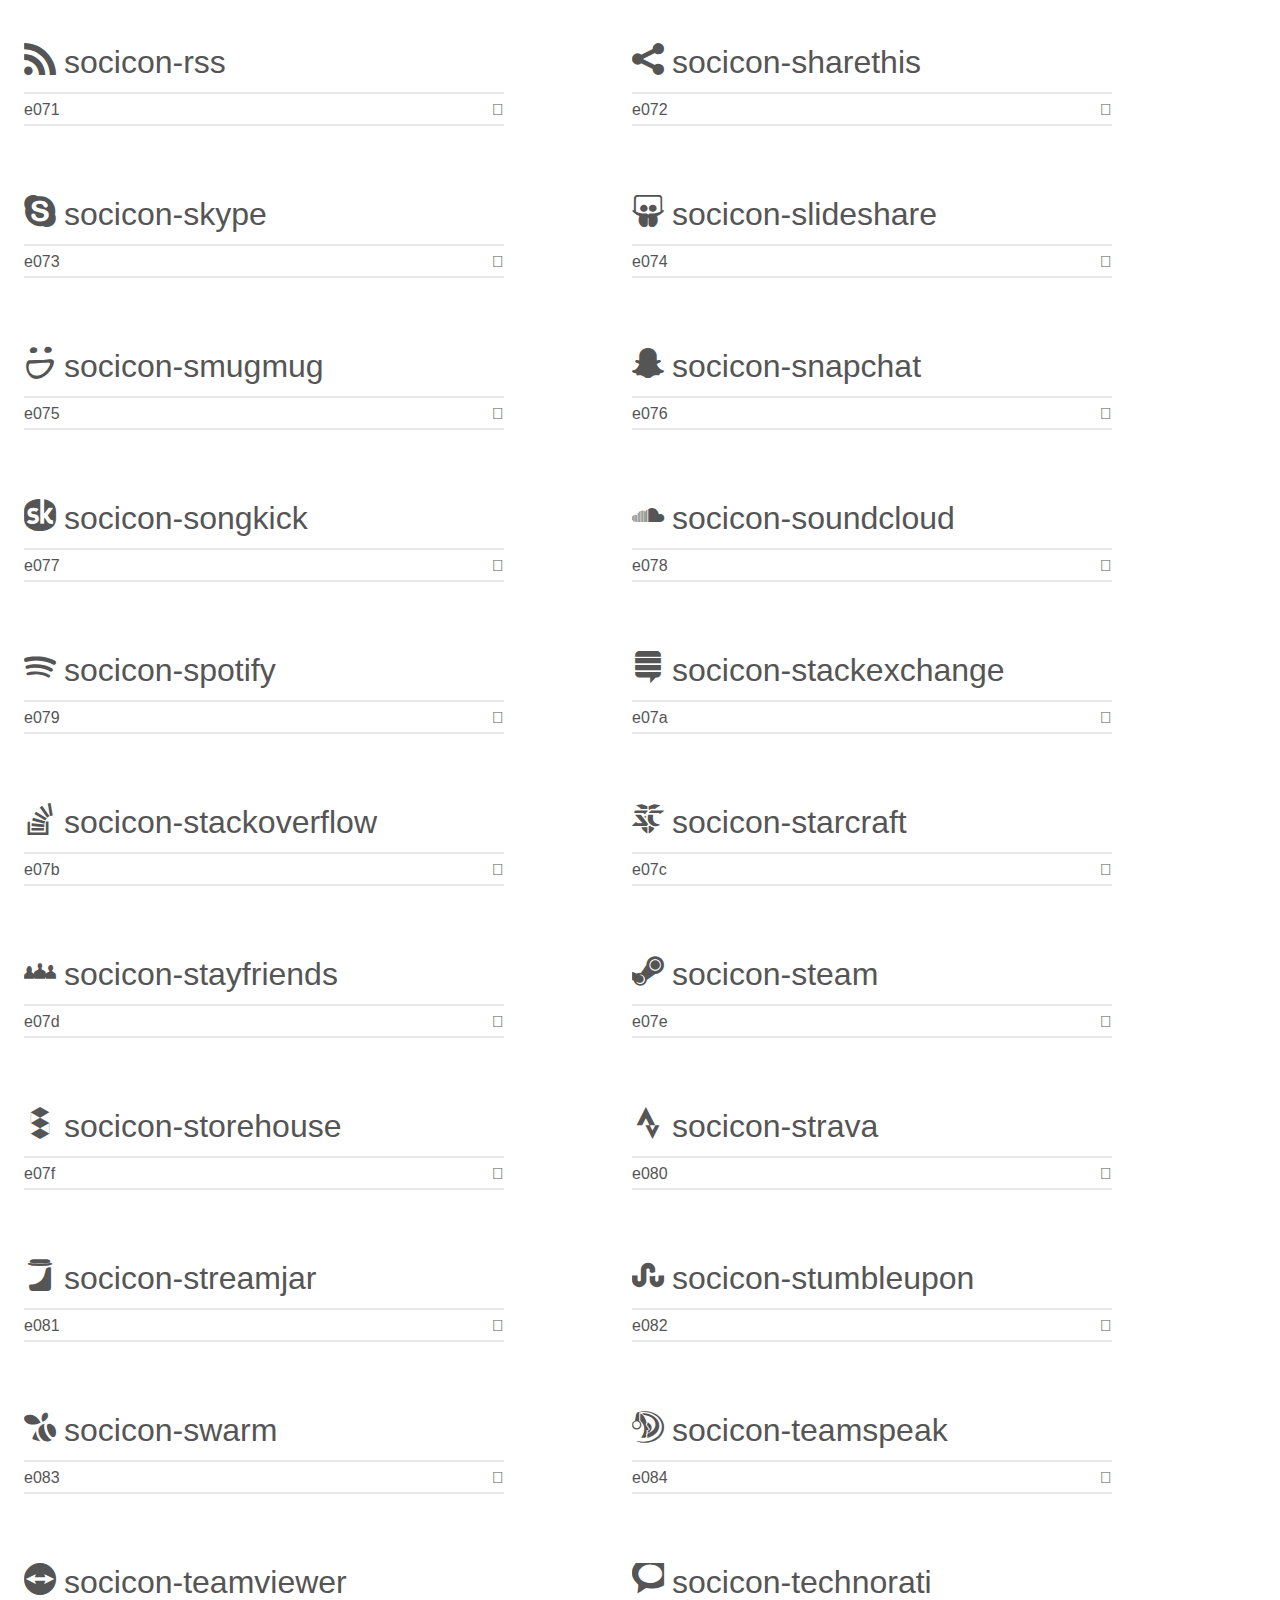
<file: socicon/demo.html>
<!doctype html>
<html>
<head>
    <meta charset="utf-8">
    <title>IcoMoon Demo</title>
    <meta name="description" content="An Icon Font Generated By IcoMoon.io">
    <meta name="viewport" content="width=device-width, initial-scale=1">
    <link rel="stylesheet" href="demo-files/demo.css">
    <link rel="stylesheet" href="style.css"></head>
<body>
    <div class="bgc1 clearfix">
        <h1 class="mhmm mvm"><span class="fgc1">Font Name:</span> Socicon <small class="fgc1">(Glyphs:&nbsp;245)</small></h1>
    </div>
    <div class="clearfix mhl ptl">
        <h1 class="mvm mtn fgc1">Grid Size: 16</h1>
        <div class="glyph fs1">
            <div class="clearfix bshadow0 pbs">
                <span class="socicon-hackernews">
                
                </span>
                <span class="mls"> socicon-hackernews</span>
            </div>
            <fieldset class="fs0 size1of1 clearfix hidden-false">
                <input type="text" readonly value="e946" class="unit size1of2" />
                <input type="text" maxlength="1" readonly value="&#xe946;" class="unitRight size1of2 talign-right" />
            </fieldset>
            <div class="fs0 bshadow0 clearfix hidden-true">
                <span class="unit pvs fgc1">liga: </span>
                <input type="text" readonly value="" class="liga unitRight" />
            </div>
        </div>
        <div class="glyph fs1">
            <div class="clearfix bshadow0 pbs">
                <span class="socicon-smashwords">
                
                </span>
                <span class="mls"> socicon-smashwords</span>
            </div>
            <fieldset class="fs0 size1of1 clearfix hidden-false">
                <input type="text" readonly value="e947" class="unit size1of2" />
                <input type="text" maxlength="1" readonly value="&#xe947;" class="unitRight size1of2 talign-right" />
            </fieldset>
            <div class="fs0 bshadow0 clearfix hidden-true">
                <span class="unit pvs fgc1">liga: </span>
                <input type="text" readonly value="" class="liga unitRight" />
            </div>
        </div>
        <div class="glyph fs1">
            <div class="clearfix bshadow0 pbs">
                <span class="socicon-kobo">
                
                </span>
                <span class="mls"> socicon-kobo</span>
            </div>
            <fieldset class="fs0 size1of1 clearfix hidden-false">
                <input type="text" readonly value="e948" class="unit size1of2" />
                <input type="text" maxlength="1" readonly value="&#xe948;" class="unitRight size1of2 talign-right" />
            </fieldset>
            <div class="fs0 bshadow0 clearfix hidden-true">
                <span class="unit pvs fgc1">liga: </span>
                <input type="text" readonly value="" class="liga unitRight" />
            </div>
        </div>
        <div class="glyph fs1">
            <div class="clearfix bshadow0 pbs">
                <span class="socicon-bookbub">
                
                </span>
                <span class="mls"> socicon-bookbub</span>
            </div>
            <fieldset class="fs0 size1of1 clearfix hidden-false">
                <input type="text" readonly value="e949" class="unit size1of2" />
                <input type="text" maxlength="1" readonly value="&#xe949;" class="unitRight size1of2 talign-right" />
            </fieldset>
            <div class="fs0 bshadow0 clearfix hidden-true">
                <span class="unit pvs fgc1">liga: </span>
                <input type="text" readonly value="" class="liga unitRight" />
            </div>
        </div>
        <div class="glyph fs1">
            <div class="clearfix bshadow0 pbs">
                <span class="socicon-mailru">
                
                </span>
                <span class="mls"> socicon-mailru</span>
            </div>
            <fieldset class="fs0 size1of1 clearfix hidden-false">
                <input type="text" readonly value="e94a" class="unit size1of2" />
                <input type="text" maxlength="1" readonly value="&#xe94a;" class="unitRight size1of2 talign-right" />
            </fieldset>
            <div class="fs0 bshadow0 clearfix hidden-true">
                <span class="unit pvs fgc1">liga: </span>
                <input type="text" readonly value="" class="liga unitRight" />
            </div>
        </div>
        <div class="glyph fs1">
            <div class="clearfix bshadow0 pbs">
                <span class="socicon-gitlab">
                
                </span>
                <span class="mls"> socicon-gitlab</span>
            </div>
            <fieldset class="fs0 size1of1 clearfix hidden-false">
                <input type="text" readonly value="e945" class="unit size1of2" />
                <input type="text" maxlength="1" readonly value="&#xe945;" class="unitRight size1of2 talign-right" />
            </fieldset>
            <div class="fs0 bshadow0 clearfix hidden-true">
                <span class="unit pvs fgc1">liga: </span>
                <input type="text" readonly value="" class="liga unitRight" />
            </div>
        </div>
        <div class="glyph fs1">
            <div class="clearfix bshadow0 pbs">
                <span class="socicon-instructables">
                
                </span>
                <span class="mls"> socicon-instructables</span>
            </div>
            <fieldset class="fs0 size1of1 clearfix hidden-false">
                <input type="text" readonly value="e944" class="unit size1of2" />
                <input type="text" maxlength="1" readonly value="&#xe944;" class="unitRight size1of2 talign-right" />
            </fieldset>
            <div class="fs0 bshadow0 clearfix hidden-true">
                <span class="unit pvs fgc1">liga: </span>
                <input type="text" readonly value="" class="liga unitRight" />
            </div>
        </div>
        <div class="glyph fs1">
            <div class="clearfix bshadow0 pbs">
                <span class="socicon-portfolio">
                
                </span>
                <span class="mls"> socicon-portfolio</span>
            </div>
            <fieldset class="fs0 size1of1 clearfix hidden-false">
                <input type="text" readonly value="e943" class="unit size1of2" />
                <input type="text" maxlength="1" readonly value="&#xe943;" class="unitRight size1of2 talign-right" />
            </fieldset>
            <div class="fs0 bshadow0 clearfix hidden-true">
                <span class="unit pvs fgc1">liga: </span>
                <input type="text" readonly value="" class="liga unitRight" />
            </div>
        </div>
        <div class="glyph fs1">
            <div class="clearfix bshadow0 pbs">
                <span class="socicon-codered">
                
                </span>
                <span class="mls"> socicon-codered</span>
            </div>
            <fieldset class="fs0 size1of1 clearfix hidden-false">
                <input type="text" readonly value="e940" class="unit size1of2" />
                <input type="text" maxlength="1" readonly value="&#xe940;" class="unitRight size1of2 talign-right" />
            </fieldset>
            <div class="fs0 bshadow0 clearfix hidden-true">
                <span class="unit pvs fgc1">liga: </span>
                <input type="text" readonly value="" class="liga unitRight" />
            </div>
        </div>
        <div class="glyph fs1">
            <div class="clearfix bshadow0 pbs">
                <span class="socicon-origin">
                
                </span>
                <span class="mls"> socicon-origin</span>
            </div>
            <fieldset class="fs0 size1of1 clearfix hidden-false">
                <input type="text" readonly value="e941" class="unit size1of2" />
                <input type="text" maxlength="1" readonly value="&#xe941;" class="unitRight size1of2 talign-right" />
            </fieldset>
            <div class="fs0 bshadow0 clearfix hidden-true">
                <span class="unit pvs fgc1">liga: </span>
                <input type="text" readonly value="" class="liga unitRight" />
            </div>
        </div>
        <div class="glyph fs1">
            <div class="clearfix bshadow0 pbs">
                <span class="socicon-nextdoor">
                
                </span>
                <span class="mls"> socicon-nextdoor</span>
            </div>
            <fieldset class="fs0 size1of1 clearfix hidden-false">
                <input type="text" readonly value="e942" class="unit size1of2" />
                <input type="text" maxlength="1" readonly value="&#xe942;" class="unitRight size1of2 talign-right" />
            </fieldset>
            <div class="fs0 bshadow0 clearfix hidden-true">
                <span class="unit pvs fgc1">liga: </span>
                <input type="text" readonly value="" class="liga unitRight" />
            </div>
        </div>
        <div class="glyph fs1">
            <div class="clearfix bshadow0 pbs">
                <span class="socicon-udemy">
                
                </span>
                <span class="mls"> socicon-udemy</span>
            </div>
            <fieldset class="fs0 size1of1 clearfix hidden-false">
                <input type="text" readonly value="e93f" class="unit size1of2" />
                <input type="text" maxlength="1" readonly value="&#xe93f;" class="unitRight size1of2 talign-right" />
            </fieldset>
            <div class="fs0 bshadow0 clearfix hidden-true">
                <span class="unit pvs fgc1">liga: </span>
                <input type="text" readonly value="" class="liga unitRight" />
            </div>
        </div>
        <div class="glyph fs1">
            <div class="clearfix bshadow0 pbs">
                <span class="socicon-livemaster">
                
                </span>
                <span class="mls"> socicon-livemaster</span>
            </div>
            <fieldset class="fs0 size1of1 clearfix hidden-false">
                <input type="text" readonly value="e93e" class="unit size1of2" />
                <input type="text" maxlength="1" readonly value="&#xe93e;" class="unitRight size1of2 talign-right" />
            </fieldset>
            <div class="fs0 bshadow0 clearfix hidden-true">
                <span class="unit pvs fgc1">liga: </span>
                <input type="text" readonly value="" class="liga unitRight" />
            </div>
        </div>
        <div class="glyph fs1">
            <div class="clearfix bshadow0 pbs">
                <span class="socicon-crunchbase">
                
                </span>
                <span class="mls"> socicon-crunchbase</span>
            </div>
            <fieldset class="fs0 size1of1 clearfix hidden-false">
                <input type="text" readonly value="e93b" class="unit size1of2" />
                <input type="text" maxlength="1" readonly value="&#xe93b;" class="unitRight size1of2 talign-right" />
            </fieldset>
            <div class="fs0 bshadow0 clearfix hidden-true">
                <span class="unit pvs fgc1">liga: </span>
                <input type="text" readonly value="" class="liga unitRight" />
            </div>
        </div>
        <div class="glyph fs1">
            <div class="clearfix bshadow0 pbs">
                <span class="socicon-homefy">
                
                </span>
                <span class="mls"> socicon-homefy</span>
            </div>
            <fieldset class="fs0 size1of1 clearfix hidden-false">
                <input type="text" readonly value="e93c" class="unit size1of2" />
                <input type="text" maxlength="1" readonly value="&#xe93c;" class="unitRight size1of2 talign-right" />
            </fieldset>
            <div class="fs0 bshadow0 clearfix hidden-true">
                <span class="unit pvs fgc1">liga: </span>
                <input type="text" readonly value="" class="liga unitRight" />
            </div>
        </div>
        <div class="glyph fs1">
            <div class="clearfix bshadow0 pbs">
                <span class="socicon-calendly">
                
                </span>
                <span class="mls"> socicon-calendly</span>
            </div>
            <fieldset class="fs0 size1of1 clearfix hidden-false">
                <input type="text" readonly value="e93d" class="unit size1of2" />
                <input type="text" maxlength="1" readonly value="&#xe93d;" class="unitRight size1of2 talign-right" />
            </fieldset>
            <div class="fs0 bshadow0 clearfix hidden-true">
                <span class="unit pvs fgc1">liga: </span>
                <input type="text" readonly value="" class="liga unitRight" />
            </div>
        </div>
        <div class="glyph fs1">
            <div class="clearfix bshadow0 pbs">
                <span class="socicon-realtor">
                
                </span>
                <span class="mls"> socicon-realtor</span>
            </div>
            <fieldset class="fs0 size1of1 clearfix hidden-false">
                <input type="text" readonly value="e90f" class="unit size1of2" />
                <input type="text" maxlength="1" readonly value="&#xe90f;" class="unitRight size1of2 talign-right" />
            </fieldset>
            <div class="fs0 bshadow0 clearfix hidden-true">
                <span class="unit pvs fgc1">liga: </span>
                <input type="text" readonly value="" class="liga unitRight" />
            </div>
        </div>
        <div class="glyph fs1">
            <div class="clearfix bshadow0 pbs">
                <span class="socicon-tidal">
                
                </span>
                <span class="mls"> socicon-tidal</span>
            </div>
            <fieldset class="fs0 size1of1 clearfix hidden-false">
                <input type="text" readonly value="e910" class="unit size1of2" />
                <input type="text" maxlength="1" readonly value="&#xe910;" class="unitRight size1of2 talign-right" />
            </fieldset>
            <div class="fs0 bshadow0 clearfix hidden-true">
                <span class="unit pvs fgc1">liga: </span>
                <input type="text" readonly value="" class="liga unitRight" />
            </div>
        </div>
        <div class="glyph fs1">
            <div class="clearfix bshadow0 pbs">
                <span class="socicon-qobuz">
                
                </span>
                <span class="mls"> socicon-qobuz</span>
            </div>
            <fieldset class="fs0 size1of1 clearfix hidden-false">
                <input type="text" readonly value="e911" class="unit size1of2" />
                <input type="text" maxlength="1" readonly value="&#xe911;" class="unitRight size1of2 talign-right" />
            </fieldset>
            <div class="fs0 bshadow0 clearfix hidden-true">
                <span class="unit pvs fgc1">liga: </span>
                <input type="text" readonly value="" class="liga unitRight" />
            </div>
        </div>
        <div class="glyph fs1">
            <div class="clearfix bshadow0 pbs">
                <span class="socicon-natgeo">
                
                </span>
                <span class="mls"> socicon-natgeo</span>
            </div>
            <fieldset class="fs0 size1of1 clearfix hidden-false">
                <input type="text" readonly value="e912" class="unit size1of2" />
                <input type="text" maxlength="1" readonly value="&#xe912;" class="unitRight size1of2 talign-right" />
            </fieldset>
            <div class="fs0 bshadow0 clearfix hidden-true">
                <span class="unit pvs fgc1">liga: </span>
                <input type="text" readonly value="" class="liga unitRight" />
            </div>
        </div>
        <div class="glyph fs1">
            <div class="clearfix bshadow0 pbs">
                <span class="socicon-mastodon">
                
                </span>
                <span class="mls"> socicon-mastodon</span>
            </div>
            <fieldset class="fs0 size1of1 clearfix hidden-false">
                <input type="text" readonly value="e913" class="unit size1of2" />
                <input type="text" maxlength="1" readonly value="&#xe913;" class="unitRight size1of2 talign-right" />
            </fieldset>
            <div class="fs0 bshadow0 clearfix hidden-true">
                <span class="unit pvs fgc1">liga: </span>
                <input type="text" readonly value="" class="liga unitRight" />
            </div>
        </div>
        <div class="glyph fs1">
            <div class="clearfix bshadow0 pbs">
                <span class="socicon-unsplash">
                
                </span>
                <span class="mls"> socicon-unsplash</span>
            </div>
            <fieldset class="fs0 size1of1 clearfix hidden-false">
                <input type="text" readonly value="e914" class="unit size1of2" />
                <input type="text" maxlength="1" readonly value="&#xe914;" class="unitRight size1of2 talign-right" />
            </fieldset>
            <div class="fs0 bshadow0 clearfix hidden-true">
                <span class="unit pvs fgc1">liga: </span>
                <input type="text" readonly value="" class="liga unitRight" />
            </div>
        </div>
        <div class="glyph fs1">
            <div class="clearfix bshadow0 pbs">
                <span class="socicon-homeadvisor">
                
                </span>
                <span class="mls"> socicon-homeadvisor</span>
            </div>
            <fieldset class="fs0 size1of1 clearfix hidden-false">
                <input type="text" readonly value="e915" class="unit size1of2" />
                <input type="text" maxlength="1" readonly value="&#xe915;" class="unitRight size1of2 talign-right" />
            </fieldset>
            <div class="fs0 bshadow0 clearfix hidden-true">
                <span class="unit pvs fgc1">liga: </span>
                <input type="text" readonly value="" class="liga unitRight" />
            </div>
        </div>
        <div class="glyph fs1">
            <div class="clearfix bshadow0 pbs">
                <span class="socicon-angieslist">
                
                </span>
                <span class="mls"> socicon-angieslist</span>
            </div>
            <fieldset class="fs0 size1of1 clearfix hidden-false">
                <input type="text" readonly value="e916" class="unit size1of2" />
                <input type="text" maxlength="1" readonly value="&#xe916;" class="unitRight size1of2 talign-right" />
            </fieldset>
            <div class="fs0 bshadow0 clearfix hidden-true">
                <span class="unit pvs fgc1">liga: </span>
                <input type="text" readonly value="" class="liga unitRight" />
            </div>
        </div>
        <div class="glyph fs1">
            <div class="clearfix bshadow0 pbs">
                <span class="socicon-codepen">
                
                </span>
                <span class="mls"> socicon-codepen</span>
            </div>
            <fieldset class="fs0 size1of1 clearfix hidden-false">
                <input type="text" readonly value="e917" class="unit size1of2" />
                <input type="text" maxlength="1" readonly value="&#xe917;" class="unitRight size1of2 talign-right" />
            </fieldset>
            <div class="fs0 bshadow0 clearfix hidden-true">
                <span class="unit pvs fgc1">liga: </span>
                <input type="text" readonly value="" class="liga unitRight" />
            </div>
        </div>
        <div class="glyph fs1">
            <div class="clearfix bshadow0 pbs">
                <span class="socicon-slack">
                
                </span>
                <span class="mls"> socicon-slack</span>
            </div>
            <fieldset class="fs0 size1of1 clearfix hidden-false">
                <input type="text" readonly value="e918" class="unit size1of2" />
                <input type="text" maxlength="1" readonly value="&#xe918;" class="unitRight size1of2 talign-right" />
            </fieldset>
            <div class="fs0 bshadow0 clearfix hidden-true">
                <span class="unit pvs fgc1">liga: </span>
                <input type="text" readonly value="" class="liga unitRight" />
            </div>
        </div>
        <div class="glyph fs1">
            <div class="clearfix bshadow0 pbs">
                <span class="socicon-openaigym">
                
                </span>
                <span class="mls"> socicon-openaigym</span>
            </div>
            <fieldset class="fs0 size1of1 clearfix hidden-false">
                <input type="text" readonly value="e919" class="unit size1of2" />
                <input type="text" maxlength="1" readonly value="&#xe919;" class="unitRight size1of2 talign-right" />
            </fieldset>
            <div class="fs0 bshadow0 clearfix hidden-true">
                <span class="unit pvs fgc1">liga: </span>
                <input type="text" readonly value="" class="liga unitRight" />
            </div>
        </div>
        <div class="glyph fs1">
            <div class="clearfix bshadow0 pbs">
                <span class="socicon-logmein">
                
                </span>
                <span class="mls"> socicon-logmein</span>
            </div>
            <fieldset class="fs0 size1of1 clearfix hidden-false">
                <input type="text" readonly value="e91a" class="unit size1of2" />
                <input type="text" maxlength="1" readonly value="&#xe91a;" class="unitRight size1of2 talign-right" />
            </fieldset>
            <div class="fs0 bshadow0 clearfix hidden-true">
                <span class="unit pvs fgc1">liga: </span>
                <input type="text" readonly value="" class="liga unitRight" />
            </div>
        </div>
        <div class="glyph fs1">
            <div class="clearfix bshadow0 pbs">
                <span class="socicon-fiverr">
                
                </span>
                <span class="mls"> socicon-fiverr</span>
            </div>
            <fieldset class="fs0 size1of1 clearfix hidden-false">
                <input type="text" readonly value="e91b" class="unit size1of2" />
                <input type="text" maxlength="1" readonly value="&#xe91b;" class="unitRight size1of2 talign-right" />
            </fieldset>
            <div class="fs0 bshadow0 clearfix hidden-true">
                <span class="unit pvs fgc1">liga: </span>
                <input type="text" readonly value="" class="liga unitRight" />
            </div>
        </div>
        <div class="glyph fs1">
            <div class="clearfix bshadow0 pbs">
                <span class="socicon-gotomeeting">
                
                </span>
                <span class="mls"> socicon-gotomeeting</span>
            </div>
            <fieldset class="fs0 size1of1 clearfix hidden-false">
                <input type="text" readonly value="e91c" class="unit size1of2" />
                <input type="text" maxlength="1" readonly value="&#xe91c;" class="unitRight size1of2 talign-right" />
            </fieldset>
            <div class="fs0 bshadow0 clearfix hidden-true">
                <span class="unit pvs fgc1">liga: </span>
                <input type="text" readonly value="" class="liga unitRight" />
            </div>
        </div>
        <div class="glyph fs1">
            <div class="clearfix bshadow0 pbs">
                <span class="socicon-aliexpress">
                
                </span>
                <span class="mls"> socicon-aliexpress</span>
            </div>
            <fieldset class="fs0 size1of1 clearfix hidden-false">
                <input type="text" readonly value="e91d" class="unit size1of2" />
                <input type="text" maxlength="1" readonly value="&#xe91d;" class="unitRight size1of2 talign-right" />
            </fieldset>
            <div class="fs0 bshadow0 clearfix hidden-true">
                <span class="unit pvs fgc1">liga: </span>
                <input type="text" readonly value="" class="liga unitRight" />
            </div>
        </div>
        <div class="glyph fs1">
            <div class="clearfix bshadow0 pbs">
                <span class="socicon-guru">
                
                </span>
                <span class="mls"> socicon-guru</span>
            </div>
            <fieldset class="fs0 size1of1 clearfix hidden-false">
                <input type="text" readonly value="e91e" class="unit size1of2" />
                <input type="text" maxlength="1" readonly value="&#xe91e;" class="unitRight size1of2 talign-right" />
            </fieldset>
            <div class="fs0 bshadow0 clearfix hidden-true">
                <span class="unit pvs fgc1">liga: </span>
                <input type="text" readonly value="" class="liga unitRight" />
            </div>
        </div>
        <div class="glyph fs1">
            <div class="clearfix bshadow0 pbs">
                <span class="socicon-appstore">
                
                </span>
                <span class="mls"> socicon-appstore</span>
            </div>
            <fieldset class="fs0 size1of1 clearfix hidden-false">
                <input type="text" readonly value="e91f" class="unit size1of2" />
                <input type="text" maxlength="1" readonly value="&#xe91f;" class="unitRight size1of2 talign-right" />
            </fieldset>
            <div class="fs0 bshadow0 clearfix hidden-true">
                <span class="unit pvs fgc1">liga: </span>
                <input type="text" readonly value="" class="liga unitRight" />
            </div>
        </div>
        <div class="glyph fs1">
            <div class="clearfix bshadow0 pbs">
                <span class="socicon-homes">
                
                </span>
                <span class="mls"> socicon-homes</span>
            </div>
            <fieldset class="fs0 size1of1 clearfix hidden-false">
                <input type="text" readonly value="e920" class="unit size1of2" />
                <input type="text" maxlength="1" readonly value="&#xe920;" class="unitRight size1of2 talign-right" />
            </fieldset>
            <div class="fs0 bshadow0 clearfix hidden-true">
                <span class="unit pvs fgc1">liga: </span>
                <input type="text" readonly value="" class="liga unitRight" />
            </div>
        </div>
        <div class="glyph fs1">
            <div class="clearfix bshadow0 pbs">
                <span class="socicon-zoom">
                
                </span>
                <span class="mls"> socicon-zoom</span>
            </div>
            <fieldset class="fs0 size1of1 clearfix hidden-false">
                <input type="text" readonly value="e921" class="unit size1of2" />
                <input type="text" maxlength="1" readonly value="&#xe921;" class="unitRight size1of2 talign-right" />
            </fieldset>
            <div class="fs0 bshadow0 clearfix hidden-true">
                <span class="unit pvs fgc1">liga: </span>
                <input type="text" readonly value="" class="liga unitRight" />
            </div>
        </div>
        <div class="glyph fs1">
            <div class="clearfix bshadow0 pbs">
                <span class="socicon-alibaba">
                
                </span>
                <span class="mls"> socicon-alibaba</span>
            </div>
            <fieldset class="fs0 size1of1 clearfix hidden-false">
                <input type="text" readonly value="e922" class="unit size1of2" />
                <input type="text" maxlength="1" readonly value="&#xe922;" class="unitRight size1of2 talign-right" />
            </fieldset>
            <div class="fs0 bshadow0 clearfix hidden-true">
                <span class="unit pvs fgc1">liga: </span>
                <input type="text" readonly value="" class="liga unitRight" />
            </div>
        </div>
        <div class="glyph fs1">
            <div class="clearfix bshadow0 pbs">
                <span class="socicon-craigslist">
                
                </span>
                <span class="mls"> socicon-craigslist</span>
            </div>
            <fieldset class="fs0 size1of1 clearfix hidden-false">
                <input type="text" readonly value="e923" class="unit size1of2" />
                <input type="text" maxlength="1" readonly value="&#xe923;" class="unitRight size1of2 talign-right" />
            </fieldset>
            <div class="fs0 bshadow0 clearfix hidden-true">
                <span class="unit pvs fgc1">liga: </span>
                <input type="text" readonly value="" class="liga unitRight" />
            </div>
        </div>
        <div class="glyph fs1">
            <div class="clearfix bshadow0 pbs">
                <span class="socicon-wix">
                
                </span>
                <span class="mls"> socicon-wix</span>
            </div>
            <fieldset class="fs0 size1of1 clearfix hidden-false">
                <input type="text" readonly value="e924" class="unit size1of2" />
                <input type="text" maxlength="1" readonly value="&#xe924;" class="unitRight size1of2 talign-right" />
            </fieldset>
            <div class="fs0 bshadow0 clearfix hidden-true">
                <span class="unit pvs fgc1">liga: </span>
                <input type="text" readonly value="" class="liga unitRight" />
            </div>
        </div>
        <div class="glyph fs1">
            <div class="clearfix bshadow0 pbs">
                <span class="socicon-redfin">
                
                </span>
                <span class="mls"> socicon-redfin</span>
            </div>
            <fieldset class="fs0 size1of1 clearfix hidden-false">
                <input type="text" readonly value="e925" class="unit size1of2" />
                <input type="text" maxlength="1" readonly value="&#xe925;" class="unitRight size1of2 talign-right" />
            </fieldset>
            <div class="fs0 bshadow0 clearfix hidden-true">
                <span class="unit pvs fgc1">liga: </span>
                <input type="text" readonly value="" class="liga unitRight" />
            </div>
        </div>
        <div class="glyph fs1">
            <div class="clearfix bshadow0 pbs">
                <span class="socicon-googlecalendar">
                
                </span>
                <span class="mls"> socicon-googlecalendar</span>
            </div>
            <fieldset class="fs0 size1of1 clearfix hidden-false">
                <input type="text" readonly value="e926" class="unit size1of2" />
                <input type="text" maxlength="1" readonly value="&#xe926;" class="unitRight size1of2 talign-right" />
            </fieldset>
            <div class="fs0 bshadow0 clearfix hidden-true">
                <span class="unit pvs fgc1">liga: </span>
                <input type="text" readonly value="" class="liga unitRight" />
            </div>
        </div>
        <div class="glyph fs1">
            <div class="clearfix bshadow0 pbs">
                <span class="socicon-shopify">
                
                </span>
                <span class="mls"> socicon-shopify</span>
            </div>
            <fieldset class="fs0 size1of1 clearfix hidden-false">
                <input type="text" readonly value="e927" class="unit size1of2" />
                <input type="text" maxlength="1" readonly value="&#xe927;" class="unitRight size1of2 talign-right" />
            </fieldset>
            <div class="fs0 bshadow0 clearfix hidden-true">
                <span class="unit pvs fgc1">liga: </span>
                <input type="text" readonly value="" class="liga unitRight" />
            </div>
        </div>
        <div class="glyph fs1">
            <div class="clearfix bshadow0 pbs">
                <span class="socicon-freelancer">
                
                </span>
                <span class="mls"> socicon-freelancer</span>
            </div>
            <fieldset class="fs0 size1of1 clearfix hidden-false">
                <input type="text" readonly value="e928" class="unit size1of2" />
                <input type="text" maxlength="1" readonly value="&#xe928;" class="unitRight size1of2 talign-right" />
            </fieldset>
            <div class="fs0 bshadow0 clearfix hidden-true">
                <span class="unit pvs fgc1">liga: </span>
                <input type="text" readonly value="" class="liga unitRight" />
            </div>
        </div>
        <div class="glyph fs1">
            <div class="clearfix bshadow0 pbs">
                <span class="socicon-seedrs">
                
                </span>
                <span class="mls"> socicon-seedrs</span>
            </div>
            <fieldset class="fs0 size1of1 clearfix hidden-false">
                <input type="text" readonly value="e929" class="unit size1of2" />
                <input type="text" maxlength="1" readonly value="&#xe929;" class="unitRight size1of2 talign-right" />
            </fieldset>
            <div class="fs0 bshadow0 clearfix hidden-true">
                <span class="unit pvs fgc1">liga: </span>
                <input type="text" readonly value="" class="liga unitRight" />
            </div>
        </div>
        <div class="glyph fs1">
            <div class="clearfix bshadow0 pbs">
                <span class="socicon-bing">
                
                </span>
                <span class="mls"> socicon-bing</span>
            </div>
            <fieldset class="fs0 size1of1 clearfix hidden-false">
                <input type="text" readonly value="e92a" class="unit size1of2" />
                <input type="text" maxlength="1" readonly value="&#xe92a;" class="unitRight size1of2 talign-right" />
            </fieldset>
            <div class="fs0 bshadow0 clearfix hidden-true">
                <span class="unit pvs fgc1">liga: </span>
                <input type="text" readonly value="" class="liga unitRight" />
            </div>
        </div>
        <div class="glyph fs1">
            <div class="clearfix bshadow0 pbs">
                <span class="socicon-doodle">
                
                </span>
                <span class="mls"> socicon-doodle</span>
            </div>
            <fieldset class="fs0 size1of1 clearfix hidden-false">
                <input type="text" readonly value="e92b" class="unit size1of2" />
                <input type="text" maxlength="1" readonly value="&#xe92b;" class="unitRight size1of2 talign-right" />
            </fieldset>
            <div class="fs0 bshadow0 clearfix hidden-true">
                <span class="unit pvs fgc1">liga: </span>
                <input type="text" readonly value="" class="liga unitRight" />
            </div>
        </div>
        <div class="glyph fs1">
            <div class="clearfix bshadow0 pbs">
                <span class="socicon-bonanza">
                
                </span>
                <span class="mls"> socicon-bonanza</span>
            </div>
            <fieldset class="fs0 size1of1 clearfix hidden-false">
                <input type="text" readonly value="e92c" class="unit size1of2" />
                <input type="text" maxlength="1" readonly value="&#xe92c;" class="unitRight size1of2 talign-right" />
            </fieldset>
            <div class="fs0 bshadow0 clearfix hidden-true">
                <span class="unit pvs fgc1">liga: </span>
                <input type="text" readonly value="" class="liga unitRight" />
            </div>
        </div>
        <div class="glyph fs1">
            <div class="clearfix bshadow0 pbs">
                <span class="socicon-squarespace">
                
                </span>
                <span class="mls"> socicon-squarespace</span>
            </div>
            <fieldset class="fs0 size1of1 clearfix hidden-false">
                <input type="text" readonly value="e92d" class="unit size1of2" />
                <input type="text" maxlength="1" readonly value="&#xe92d;" class="unitRight size1of2 talign-right" />
            </fieldset>
            <div class="fs0 bshadow0 clearfix hidden-true">
                <span class="unit pvs fgc1">liga: </span>
                <input type="text" readonly value="" class="liga unitRight" />
            </div>
        </div>
        <div class="glyph fs1">
            <div class="clearfix bshadow0 pbs">
                <span class="socicon-toptal">
                
                </span>
                <span class="mls"> socicon-toptal</span>
            </div>
            <fieldset class="fs0 size1of1 clearfix hidden-false">
                <input type="text" readonly value="e92e" class="unit size1of2" />
                <input type="text" maxlength="1" readonly value="&#xe92e;" class="unitRight size1of2 talign-right" />
            </fieldset>
            <div class="fs0 bshadow0 clearfix hidden-true">
                <span class="unit pvs fgc1">liga: </span>
                <input type="text" readonly value="" class="liga unitRight" />
            </div>
        </div>
        <div class="glyph fs1">
            <div class="clearfix bshadow0 pbs">
                <span class="socicon-gust">
                
                </span>
                <span class="mls"> socicon-gust</span>
            </div>
            <fieldset class="fs0 size1of1 clearfix hidden-false">
                <input type="text" readonly value="e92f" class="unit size1of2" />
                <input type="text" maxlength="1" readonly value="&#xe92f;" class="unitRight size1of2 talign-right" />
            </fieldset>
            <div class="fs0 bshadow0 clearfix hidden-true">
                <span class="unit pvs fgc1">liga: </span>
                <input type="text" readonly value="" class="liga unitRight" />
            </div>
        </div>
        <div class="glyph fs1">
            <div class="clearfix bshadow0 pbs">
                <span class="socicon-ask">
                
                </span>
                <span class="mls"> socicon-ask</span>
            </div>
            <fieldset class="fs0 size1of1 clearfix hidden-false">
                <input type="text" readonly value="e930" class="unit size1of2" />
                <input type="text" maxlength="1" readonly value="&#xe930;" class="unitRight size1of2 talign-right" />
            </fieldset>
            <div class="fs0 bshadow0 clearfix hidden-true">
                <span class="unit pvs fgc1">liga: </span>
                <input type="text" readonly value="" class="liga unitRight" />
            </div>
        </div>
        <div class="glyph fs1">
            <div class="clearfix bshadow0 pbs">
                <span class="socicon-trulia">
                
                </span>
                <span class="mls"> socicon-trulia</span>
            </div>
            <fieldset class="fs0 size1of1 clearfix hidden-false">
                <input type="text" readonly value="e931" class="unit size1of2" />
                <input type="text" maxlength="1" readonly value="&#xe931;" class="unitRight size1of2 talign-right" />
            </fieldset>
            <div class="fs0 bshadow0 clearfix hidden-true">
                <span class="unit pvs fgc1">liga: </span>
                <input type="text" readonly value="" class="liga unitRight" />
            </div>
        </div>
        <div class="glyph fs1">
            <div class="clearfix bshadow0 pbs">
                <span class="socicon-loomly">
                
                </span>
                <span class="mls"> socicon-loomly</span>
            </div>
            <fieldset class="fs0 size1of1 clearfix hidden-false">
                <input type="text" readonly value="e932" class="unit size1of2" />
                <input type="text" maxlength="1" readonly value="&#xe932;" class="unitRight size1of2 talign-right" />
            </fieldset>
            <div class="fs0 bshadow0 clearfix hidden-true">
                <span class="unit pvs fgc1">liga: </span>
                <input type="text" readonly value="" class="liga unitRight" />
            </div>
        </div>
        <div class="glyph fs1">
            <div class="clearfix bshadow0 pbs">
                <span class="socicon-ghost">
                
                </span>
                <span class="mls"> socicon-ghost</span>
            </div>
            <fieldset class="fs0 size1of1 clearfix hidden-false">
                <input type="text" readonly value="e933" class="unit size1of2" />
                <input type="text" maxlength="1" readonly value="&#xe933;" class="unitRight size1of2 talign-right" />
            </fieldset>
            <div class="fs0 bshadow0 clearfix hidden-true">
                <span class="unit pvs fgc1">liga: </span>
                <input type="text" readonly value="" class="liga unitRight" />
            </div>
        </div>
        <div class="glyph fs1">
            <div class="clearfix bshadow0 pbs">
                <span class="socicon-upwork">
                
                </span>
                <span class="mls"> socicon-upwork</span>
            </div>
            <fieldset class="fs0 size1of1 clearfix hidden-false">
                <input type="text" readonly value="e934" class="unit size1of2" />
                <input type="text" maxlength="1" readonly value="&#xe934;" class="unitRight size1of2 talign-right" />
            </fieldset>
            <div class="fs0 bshadow0 clearfix hidden-true">
                <span class="unit pvs fgc1">liga: </span>
                <input type="text" readonly value="" class="liga unitRight" />
            </div>
        </div>
        <div class="glyph fs1">
            <div class="clearfix bshadow0 pbs">
                <span class="socicon-fundable">
                
                </span>
                <span class="mls"> socicon-fundable</span>
            </div>
            <fieldset class="fs0 size1of1 clearfix hidden-false">
                <input type="text" readonly value="e935" class="unit size1of2" />
                <input type="text" maxlength="1" readonly value="&#xe935;" class="unitRight size1of2 talign-right" />
            </fieldset>
            <div class="fs0 bshadow0 clearfix hidden-true">
                <span class="unit pvs fgc1">liga: </span>
                <input type="text" readonly value="" class="liga unitRight" />
            </div>
        </div>
        <div class="glyph fs1">
            <div class="clearfix bshadow0 pbs">
                <span class="socicon-booking">
                
                </span>
                <span class="mls"> socicon-booking</span>
            </div>
            <fieldset class="fs0 size1of1 clearfix hidden-false">
                <input type="text" readonly value="e936" class="unit size1of2" />
                <input type="text" maxlength="1" readonly value="&#xe936;" class="unitRight size1of2 talign-right" />
            </fieldset>
            <div class="fs0 bshadow0 clearfix hidden-true">
                <span class="unit pvs fgc1">liga: </span>
                <input type="text" readonly value="" class="liga unitRight" />
            </div>
        </div>
        <div class="glyph fs1">
            <div class="clearfix bshadow0 pbs">
                <span class="socicon-googlemaps">
                
                </span>
                <span class="mls"> socicon-googlemaps</span>
            </div>
            <fieldset class="fs0 size1of1 clearfix hidden-false">
                <input type="text" readonly value="e937" class="unit size1of2" />
                <input type="text" maxlength="1" readonly value="&#xe937;" class="unitRight size1of2 talign-right" />
            </fieldset>
            <div class="fs0 bshadow0 clearfix hidden-true">
                <span class="unit pvs fgc1">liga: </span>
                <input type="text" readonly value="" class="liga unitRight" />
            </div>
        </div>
        <div class="glyph fs1">
            <div class="clearfix bshadow0 pbs">
                <span class="socicon-zillow">
                
                </span>
                <span class="mls"> socicon-zillow</span>
            </div>
            <fieldset class="fs0 size1of1 clearfix hidden-false">
                <input type="text" readonly value="e938" class="unit size1of2" />
                <input type="text" maxlength="1" readonly value="&#xe938;" class="unitRight size1of2 talign-right" />
            </fieldset>
            <div class="fs0 bshadow0 clearfix hidden-true">
                <span class="unit pvs fgc1">liga: </span>
                <input type="text" readonly value="" class="liga unitRight" />
            </div>
        </div>
        <div class="glyph fs1">
            <div class="clearfix bshadow0 pbs">
                <span class="socicon-niconico">
                
                </span>
                <span class="mls"> socicon-niconico</span>
            </div>
            <fieldset class="fs0 size1of1 clearfix hidden-false">
                <input type="text" readonly value="e939" class="unit size1of2" />
                <input type="text" maxlength="1" readonly value="&#xe939;" class="unitRight size1of2 talign-right" />
            </fieldset>
            <div class="fs0 bshadow0 clearfix hidden-true">
                <span class="unit pvs fgc1">liga: </span>
                <input type="text" readonly value="" class="liga unitRight" />
            </div>
        </div>
        <div class="glyph fs1">
            <div class="clearfix bshadow0 pbs">
                <span class="socicon-toneden">
                
                </span>
                <span class="mls"> socicon-toneden</span>
            </div>
            <fieldset class="fs0 size1of1 clearfix hidden-false">
                <input type="text" readonly value="e93a" class="unit size1of2" />
                <input type="text" maxlength="1" readonly value="&#xe93a;" class="unitRight size1of2 talign-right" />
            </fieldset>
            <div class="fs0 bshadow0 clearfix hidden-true">
                <span class="unit pvs fgc1">liga: </span>
                <input type="text" readonly value="" class="liga unitRight" />
            </div>
        </div>
        <div class="glyph fs1">
            <div class="clearfix bshadow0 pbs">
                <span class="socicon-augment">
                
                </span>
                <span class="mls"> socicon-augment</span>
            </div>
            <fieldset class="fs0 size1of1 clearfix hidden-false">
                <input type="text" readonly value="e908" class="unit size1of2" />
                <input type="text" maxlength="1" readonly value="&#xe908;" class="unitRight size1of2 talign-right" />
            </fieldset>
            <div class="fs0 bshadow0 clearfix hidden-true">
                <span class="unit pvs fgc1">liga: </span>
                <input type="text" readonly value="" class="liga unitRight" />
            </div>
        </div>
        <div class="glyph fs1">
            <div class="clearfix bshadow0 pbs">
                <span class="socicon-bitbucket">
                
                </span>
                <span class="mls"> socicon-bitbucket</span>
            </div>
            <fieldset class="fs0 size1of1 clearfix hidden-false">
                <input type="text" readonly value="e909" class="unit size1of2" />
                <input type="text" maxlength="1" readonly value="&#xe909;" class="unitRight size1of2 talign-right" />
            </fieldset>
            <div class="fs0 bshadow0 clearfix hidden-true">
                <span class="unit pvs fgc1">liga: </span>
                <input type="text" readonly value="" class="liga unitRight" />
            </div>
        </div>
        <div class="glyph fs1">
            <div class="clearfix bshadow0 pbs">
                <span class="socicon-fyuse">
                
                </span>
                <span class="mls"> socicon-fyuse</span>
            </div>
            <fieldset class="fs0 size1of1 clearfix hidden-false">
                <input type="text" readonly value="e90a" class="unit size1of2" />
                <input type="text" maxlength="1" readonly value="&#xe90a;" class="unitRight size1of2 talign-right" />
            </fieldset>
            <div class="fs0 bshadow0 clearfix hidden-true">
                <span class="unit pvs fgc1">liga: </span>
                <input type="text" readonly value="" class="liga unitRight" />
            </div>
        </div>
        <div class="glyph fs1">
            <div class="clearfix bshadow0 pbs">
                <span class="socicon-yt-gaming">
                
                </span>
                <span class="mls"> socicon-yt-gaming</span>
            </div>
            <fieldset class="fs0 size1of1 clearfix hidden-false">
                <input type="text" readonly value="e90b" class="unit size1of2" />
                <input type="text" maxlength="1" readonly value="&#xe90b;" class="unitRight size1of2 talign-right" />
            </fieldset>
            <div class="fs0 bshadow0 clearfix hidden-true">
                <span class="unit pvs fgc1">liga: </span>
                <input type="text" readonly value="" class="liga unitRight" />
            </div>
        </div>
        <div class="glyph fs1">
            <div class="clearfix bshadow0 pbs">
                <span class="socicon-sketchfab">
                
                </span>
                <span class="mls"> socicon-sketchfab</span>
            </div>
            <fieldset class="fs0 size1of1 clearfix hidden-false">
                <input type="text" readonly value="e90c" class="unit size1of2" />
                <input type="text" maxlength="1" readonly value="&#xe90c;" class="unitRight size1of2 talign-right" />
            </fieldset>
            <div class="fs0 bshadow0 clearfix hidden-true">
                <span class="unit pvs fgc1">liga: </span>
                <input type="text" readonly value="" class="liga unitRight" />
            </div>
        </div>
        <div class="glyph fs1">
            <div class="clearfix bshadow0 pbs">
                <span class="socicon-mobcrush">
                
                </span>
                <span class="mls"> socicon-mobcrush</span>
            </div>
            <fieldset class="fs0 size1of1 clearfix hidden-false">
                <input type="text" readonly value="e90d" class="unit size1of2" />
                <input type="text" maxlength="1" readonly value="&#xe90d;" class="unitRight size1of2 talign-right" />
            </fieldset>
            <div class="fs0 bshadow0 clearfix hidden-true">
                <span class="unit pvs fgc1">liga: </span>
                <input type="text" readonly value="" class="liga unitRight" />
            </div>
        </div>
        <div class="glyph fs1">
            <div class="clearfix bshadow0 pbs">
                <span class="socicon-microsoft">
                
                </span>
                <span class="mls"> socicon-microsoft</span>
            </div>
            <fieldset class="fs0 size1of1 clearfix hidden-false">
                <input type="text" readonly value="e90e" class="unit size1of2" />
                <input type="text" maxlength="1" readonly value="&#xe90e;" class="unitRight size1of2 talign-right" />
            </fieldset>
            <div class="fs0 bshadow0 clearfix hidden-true">
                <span class="unit pvs fgc1">liga: </span>
                <input type="text" readonly value="" class="liga unitRight" />
            </div>
        </div>
        <div class="glyph fs1">
            <div class="clearfix bshadow0 pbs">
                <span class="socicon-pandora">
                
                </span>
                <span class="mls"> socicon-pandora</span>
            </div>
            <fieldset class="fs0 size1of1 clearfix hidden-false">
                <input type="text" readonly value="e907" class="unit size1of2" />
                <input type="text" maxlength="1" readonly value="&#xe907;" class="unitRight size1of2 talign-right" />
            </fieldset>
            <div class="fs0 bshadow0 clearfix hidden-true">
                <span class="unit pvs fgc1">liga: </span>
                <input type="text" readonly value="" class="liga unitRight" />
            </div>
        </div>
        <div class="glyph fs1">
            <div class="clearfix bshadow0 pbs">
                <span class="socicon-messenger">
                
                </span>
                <span class="mls"> socicon-messenger</span>
            </div>
            <fieldset class="fs0 size1of1 clearfix hidden-false">
                <input type="text" readonly value="e906" class="unit size1of2" />
                <input type="text" maxlength="1" readonly value="&#xe906;" class="unitRight size1of2 talign-right" />
            </fieldset>
            <div class="fs0 bshadow0 clearfix hidden-true">
                <span class="unit pvs fgc1">liga: </span>
                <input type="text" readonly value="" class="liga unitRight" />
            </div>
        </div>
        <div class="glyph fs1">
            <div class="clearfix bshadow0 pbs">
                <span class="socicon-gamewisp">
                
                </span>
                <span class="mls"> socicon-gamewisp</span>
            </div>
            <fieldset class="fs0 size1of1 clearfix hidden-false">
                <input type="text" readonly value="e905" class="unit size1of2" />
                <input type="text" maxlength="1" readonly value="&#xe905;" class="unitRight size1of2 talign-right" />
            </fieldset>
            <div class="fs0 bshadow0 clearfix hidden-true">
                <span class="unit pvs fgc1">liga: </span>
                <input type="text" readonly value="" class="liga unitRight" />
            </div>
        </div>
        <div class="glyph fs1">
            <div class="clearfix bshadow0 pbs">
                <span class="socicon-bloglovin">
                
                </span>
                <span class="mls"> socicon-bloglovin</span>
            </div>
            <fieldset class="fs0 size1of1 clearfix hidden-false">
                <input type="text" readonly value="e904" class="unit size1of2" />
                <input type="text" maxlength="1" readonly value="&#xe904;" class="unitRight size1of2 talign-right" />
            </fieldset>
            <div class="fs0 bshadow0 clearfix hidden-true">
                <span class="unit pvs fgc1">liga: </span>
                <input type="text" readonly value="" class="liga unitRight" />
            </div>
        </div>
        <div class="glyph fs1">
            <div class="clearfix bshadow0 pbs">
                <span class="socicon-tunein">
                
                </span>
                <span class="mls"> socicon-tunein</span>
            </div>
            <fieldset class="fs0 size1of1 clearfix hidden-false">
                <input type="text" readonly value="e903" class="unit size1of2" />
                <input type="text" maxlength="1" readonly value="&#xe903;" class="unitRight size1of2 talign-right" />
            </fieldset>
            <div class="fs0 bshadow0 clearfix hidden-true">
                <span class="unit pvs fgc1">liga: </span>
                <input type="text" readonly value="" class="liga unitRight" />
            </div>
        </div>
        <div class="glyph fs1">
            <div class="clearfix bshadow0 pbs">
                <span class="socicon-gamejolt">
                
                </span>
                <span class="mls"> socicon-gamejolt</span>
            </div>
            <fieldset class="fs0 size1of1 clearfix hidden-false">
                <input type="text" readonly value="e901" class="unit size1of2" />
                <input type="text" maxlength="1" readonly value="&#xe901;" class="unitRight size1of2 talign-right" />
            </fieldset>
            <div class="fs0 bshadow0 clearfix hidden-true">
                <span class="unit pvs fgc1">liga: </span>
                <input type="text" readonly value="" class="liga unitRight" />
            </div>
        </div>
        <div class="glyph fs1">
            <div class="clearfix bshadow0 pbs">
                <span class="socicon-trello">
                
                </span>
                <span class="mls"> socicon-trello</span>
            </div>
            <fieldset class="fs0 size1of1 clearfix hidden-false">
                <input type="text" readonly value="e902" class="unit size1of2" />
                <input type="text" maxlength="1" readonly value="&#xe902;" class="unitRight size1of2 talign-right" />
            </fieldset>
            <div class="fs0 bshadow0 clearfix hidden-true">
                <span class="unit pvs fgc1">liga: </span>
                <input type="text" readonly value="" class="liga unitRight" />
            </div>
        </div>
        <div class="glyph fs1">
            <div class="clearfix bshadow0 pbs">
                <span class="socicon-spreadshirt">
                
                </span>
                <span class="mls"> socicon-spreadshirt</span>
            </div>
            <fieldset class="fs0 size1of1 clearfix hidden-false">
                <input type="text" readonly value="e900" class="unit size1of2" />
                <input type="text" maxlength="1" readonly value="&#xe900;" class="unitRight size1of2 talign-right" />
            </fieldset>
            <div class="fs0 bshadow0 clearfix hidden-true">
                <span class="unit pvs fgc1">liga: </span>
                <input type="text" readonly value="" class="liga unitRight" />
            </div>
        </div>
        <div class="glyph fs1">
            <div class="clearfix bshadow0 pbs">
                <span class="socicon-500px">
                
                </span>
                <span class="mls"> socicon-500px</span>
            </div>
            <fieldset class="fs0 size1of1 clearfix hidden-false">
                <input type="text" readonly value="e000" class="unit size1of2" />
                <input type="text" maxlength="1" readonly value="&#xe000;" class="unitRight size1of2 talign-right" />
            </fieldset>
            <div class="fs0 bshadow0 clearfix hidden-true">
                <span class="unit pvs fgc1">liga: </span>
                <input type="text" readonly value="" class="liga unitRight" />
            </div>
        </div>
        <div class="glyph fs1">
            <div class="clearfix bshadow0 pbs">
                <span class="socicon-8tracks">
                
                </span>
                <span class="mls"> socicon-8tracks</span>
            </div>
            <fieldset class="fs0 size1of1 clearfix hidden-false">
                <input type="text" readonly value="e001" class="unit size1of2" />
                <input type="text" maxlength="1" readonly value="&#xe001;" class="unitRight size1of2 talign-right" />
            </fieldset>
            <div class="fs0 bshadow0 clearfix hidden-true">
                <span class="unit pvs fgc1">liga: </span>
                <input type="text" readonly value="" class="liga unitRight" />
            </div>
        </div>
        <div class="glyph fs1">
            <div class="clearfix bshadow0 pbs">
                <span class="socicon-airbnb">
                
                </span>
                <span class="mls"> socicon-airbnb</span>
            </div>
            <fieldset class="fs0 size1of1 clearfix hidden-false">
                <input type="text" readonly value="e002" class="unit size1of2" />
                <input type="text" maxlength="1" readonly value="&#xe002;" class="unitRight size1of2 talign-right" />
            </fieldset>
            <div class="fs0 bshadow0 clearfix hidden-true">
                <span class="unit pvs fgc1">liga: </span>
                <input type="text" readonly value="" class="liga unitRight" />
            </div>
        </div>
        <div class="glyph fs1">
            <div class="clearfix bshadow0 pbs">
                <span class="socicon-alliance">
                
                </span>
                <span class="mls"> socicon-alliance</span>
            </div>
            <fieldset class="fs0 size1of1 clearfix hidden-false">
                <input type="text" readonly value="e003" class="unit size1of2" />
                <input type="text" maxlength="1" readonly value="&#xe003;" class="unitRight size1of2 talign-right" />
            </fieldset>
            <div class="fs0 bshadow0 clearfix hidden-true">
                <span class="unit pvs fgc1">liga: </span>
                <input type="text" readonly value="" class="liga unitRight" />
            </div>
        </div>
        <div class="glyph fs1">
            <div class="clearfix bshadow0 pbs">
                <span class="socicon-amazon">
                
                </span>
                <span class="mls"> socicon-amazon</span>
            </div>
            <fieldset class="fs0 size1of1 clearfix hidden-false">
                <input type="text" readonly value="e004" class="unit size1of2" />
                <input type="text" maxlength="1" readonly value="&#xe004;" class="unitRight size1of2 talign-right" />
            </fieldset>
            <div class="fs0 bshadow0 clearfix hidden-true">
                <span class="unit pvs fgc1">liga: </span>
                <input type="text" readonly value="" class="liga unitRight" />
            </div>
        </div>
        <div class="glyph fs1">
            <div class="clearfix bshadow0 pbs">
                <span class="socicon-amplement">
                
                </span>
                <span class="mls"> socicon-amplement</span>
            </div>
            <fieldset class="fs0 size1of1 clearfix hidden-false">
                <input type="text" readonly value="e005" class="unit size1of2" />
                <input type="text" maxlength="1" readonly value="&#xe005;" class="unitRight size1of2 talign-right" />
            </fieldset>
            <div class="fs0 bshadow0 clearfix hidden-true">
                <span class="unit pvs fgc1">liga: </span>
                <input type="text" readonly value="" class="liga unitRight" />
            </div>
        </div>
        <div class="glyph fs1">
            <div class="clearfix bshadow0 pbs">
                <span class="socicon-android">
                
                </span>
                <span class="mls"> socicon-android</span>
            </div>
            <fieldset class="fs0 size1of1 clearfix hidden-false">
                <input type="text" readonly value="e006" class="unit size1of2" />
                <input type="text" maxlength="1" readonly value="&#xe006;" class="unitRight size1of2 talign-right" />
            </fieldset>
            <div class="fs0 bshadow0 clearfix hidden-true">
                <span class="unit pvs fgc1">liga: </span>
                <input type="text" readonly value="" class="liga unitRight" />
            </div>
        </div>
        <div class="glyph fs1">
            <div class="clearfix bshadow0 pbs">
                <span class="socicon-angellist">
                
                </span>
                <span class="mls"> socicon-angellist</span>
            </div>
            <fieldset class="fs0 size1of1 clearfix hidden-false">
                <input type="text" readonly value="e007" class="unit size1of2" />
                <input type="text" maxlength="1" readonly value="&#xe007;" class="unitRight size1of2 talign-right" />
            </fieldset>
            <div class="fs0 bshadow0 clearfix hidden-true">
                <span class="unit pvs fgc1">liga: </span>
                <input type="text" readonly value="" class="liga unitRight" />
            </div>
        </div>
        <div class="glyph fs1">
            <div class="clearfix bshadow0 pbs">
                <span class="socicon-apple">
                
                </span>
                <span class="mls"> socicon-apple</span>
            </div>
            <fieldset class="fs0 size1of1 clearfix hidden-false">
                <input type="text" readonly value="e008" class="unit size1of2" />
                <input type="text" maxlength="1" readonly value="&#xe008;" class="unitRight size1of2 talign-right" />
            </fieldset>
            <div class="fs0 bshadow0 clearfix hidden-true">
                <span class="unit pvs fgc1">liga: </span>
                <input type="text" readonly value="" class="liga unitRight" />
            </div>
        </div>
        <div class="glyph fs1">
            <div class="clearfix bshadow0 pbs">
                <span class="socicon-appnet">
                
                </span>
                <span class="mls"> socicon-appnet</span>
            </div>
            <fieldset class="fs0 size1of1 clearfix hidden-false">
                <input type="text" readonly value="e009" class="unit size1of2" />
                <input type="text" maxlength="1" readonly value="&#xe009;" class="unitRight size1of2 talign-right" />
            </fieldset>
            <div class="fs0 bshadow0 clearfix hidden-true">
                <span class="unit pvs fgc1">liga: </span>
                <input type="text" readonly value="" class="liga unitRight" />
            </div>
        </div>
        <div class="glyph fs1">
            <div class="clearfix bshadow0 pbs">
                <span class="socicon-baidu">
                
                </span>
                <span class="mls"> socicon-baidu</span>
            </div>
            <fieldset class="fs0 size1of1 clearfix hidden-false">
                <input type="text" readonly value="e00a" class="unit size1of2" />
                <input type="text" maxlength="1" readonly value="&#xe00a;" class="unitRight size1of2 talign-right" />
            </fieldset>
            <div class="fs0 bshadow0 clearfix hidden-true">
                <span class="unit pvs fgc1">liga: </span>
                <input type="text" readonly value="" class="liga unitRight" />
            </div>
        </div>
        <div class="glyph fs1">
            <div class="clearfix bshadow0 pbs">
                <span class="socicon-bandcamp">
                
                </span>
                <span class="mls"> socicon-bandcamp</span>
            </div>
            <fieldset class="fs0 size1of1 clearfix hidden-false">
                <input type="text" readonly value="e00b" class="unit size1of2" />
                <input type="text" maxlength="1" readonly value="&#xe00b;" class="unitRight size1of2 talign-right" />
            </fieldset>
            <div class="fs0 bshadow0 clearfix hidden-true">
                <span class="unit pvs fgc1">liga: </span>
                <input type="text" readonly value="" class="liga unitRight" />
            </div>
        </div>
        <div class="glyph fs1">
            <div class="clearfix bshadow0 pbs">
                <span class="socicon-battlenet">
                
                </span>
                <span class="mls"> socicon-battlenet</span>
            </div>
            <fieldset class="fs0 size1of1 clearfix hidden-false">
                <input type="text" readonly value="e00c" class="unit size1of2" />
                <input type="text" maxlength="1" readonly value="&#xe00c;" class="unitRight size1of2 talign-right" />
            </fieldset>
            <div class="fs0 bshadow0 clearfix hidden-true">
                <span class="unit pvs fgc1">liga: </span>
                <input type="text" readonly value="" class="liga unitRight" />
            </div>
        </div>
        <div class="glyph fs1">
            <div class="clearfix bshadow0 pbs">
                <span class="socicon-mixer">
                
                </span>
                <span class="mls"> socicon-mixer</span>
            </div>
            <fieldset class="fs0 size1of1 clearfix hidden-false">
                <input type="text" readonly value="e00d" class="unit size1of2" />
                <input type="text" maxlength="1" readonly value="&#xe00d;" class="unitRight size1of2 talign-right" />
            </fieldset>
            <div class="fs0 bshadow0 clearfix hidden-true">
                <span class="unit pvs fgc1">liga: </span>
                <input type="text" readonly value="" class="liga unitRight" />
            </div>
        </div>
        <div class="glyph fs1">
            <div class="clearfix bshadow0 pbs">
                <span class="socicon-bebee">
                
                </span>
                <span class="mls"> socicon-bebee</span>
            </div>
            <fieldset class="fs0 size1of1 clearfix hidden-false">
                <input type="text" readonly value="e00e" class="unit size1of2" />
                <input type="text" maxlength="1" readonly value="&#xe00e;" class="unitRight size1of2 talign-right" />
            </fieldset>
            <div class="fs0 bshadow0 clearfix hidden-true">
                <span class="unit pvs fgc1">liga: </span>
                <input type="text" readonly value="" class="liga unitRight" />
            </div>
        </div>
        <div class="glyph fs1">
            <div class="clearfix bshadow0 pbs">
                <span class="socicon-bebo">
                
                </span>
                <span class="mls"> socicon-bebo</span>
            </div>
            <fieldset class="fs0 size1of1 clearfix hidden-false">
                <input type="text" readonly value="e00f" class="unit size1of2" />
                <input type="text" maxlength="1" readonly value="&#xe00f;" class="unitRight size1of2 talign-right" />
            </fieldset>
            <div class="fs0 bshadow0 clearfix hidden-true">
                <span class="unit pvs fgc1">liga: </span>
                <input type="text" readonly value="" class="liga unitRight" />
            </div>
        </div>
        <div class="glyph fs1">
            <div class="clearfix bshadow0 pbs">
                <span class="socicon-behance">
                
                </span>
                <span class="mls"> socicon-behance</span>
            </div>
            <fieldset class="fs0 size1of1 clearfix hidden-false">
                <input type="text" readonly value="e010" class="unit size1of2" />
                <input type="text" maxlength="1" readonly value="&#xe010;" class="unitRight size1of2 talign-right" />
            </fieldset>
            <div class="fs0 bshadow0 clearfix hidden-true">
                <span class="unit pvs fgc1">liga: </span>
                <input type="text" readonly value="" class="liga unitRight" />
            </div>
        </div>
        <div class="glyph fs1">
            <div class="clearfix bshadow0 pbs">
                <span class="socicon-blizzard">
                
                </span>
                <span class="mls"> socicon-blizzard</span>
            </div>
            <fieldset class="fs0 size1of1 clearfix hidden-false">
                <input type="text" readonly value="e011" class="unit size1of2" />
                <input type="text" maxlength="1" readonly value="&#xe011;" class="unitRight size1of2 talign-right" />
            </fieldset>
            <div class="fs0 bshadow0 clearfix hidden-true">
                <span class="unit pvs fgc1">liga: </span>
                <input type="text" readonly value="" class="liga unitRight" />
            </div>
        </div>
        <div class="glyph fs1">
            <div class="clearfix bshadow0 pbs">
                <span class="socicon-blogger">
                
                </span>
                <span class="mls"> socicon-blogger</span>
            </div>
            <fieldset class="fs0 size1of1 clearfix hidden-false">
                <input type="text" readonly value="e012" class="unit size1of2" />
                <input type="text" maxlength="1" readonly value="&#xe012;" class="unitRight size1of2 talign-right" />
            </fieldset>
            <div class="fs0 bshadow0 clearfix hidden-true">
                <span class="unit pvs fgc1">liga: </span>
                <input type="text" readonly value="" class="liga unitRight" />
            </div>
        </div>
        <div class="glyph fs1">
            <div class="clearfix bshadow0 pbs">
                <span class="socicon-buffer">
                
                </span>
                <span class="mls"> socicon-buffer</span>
            </div>
            <fieldset class="fs0 size1of1 clearfix hidden-false">
                <input type="text" readonly value="e013" class="unit size1of2" />
                <input type="text" maxlength="1" readonly value="&#xe013;" class="unitRight size1of2 talign-right" />
            </fieldset>
            <div class="fs0 bshadow0 clearfix hidden-true">
                <span class="unit pvs fgc1">liga: </span>
                <input type="text" readonly value="" class="liga unitRight" />
            </div>
        </div>
        <div class="glyph fs1">
            <div class="clearfix bshadow0 pbs">
                <span class="socicon-chrome">
                
                </span>
                <span class="mls"> socicon-chrome</span>
            </div>
            <fieldset class="fs0 size1of1 clearfix hidden-false">
                <input type="text" readonly value="e014" class="unit size1of2" />
                <input type="text" maxlength="1" readonly value="&#xe014;" class="unitRight size1of2 talign-right" />
            </fieldset>
            <div class="fs0 bshadow0 clearfix hidden-true">
                <span class="unit pvs fgc1">liga: </span>
                <input type="text" readonly value="" class="liga unitRight" />
            </div>
        </div>
        <div class="glyph fs1">
            <div class="clearfix bshadow0 pbs">
                <span class="socicon-coderwall">
                
                </span>
                <span class="mls"> socicon-coderwall</span>
            </div>
            <fieldset class="fs0 size1of1 clearfix hidden-false">
                <input type="text" readonly value="e015" class="unit size1of2" />
                <input type="text" maxlength="1" readonly value="&#xe015;" class="unitRight size1of2 talign-right" />
            </fieldset>
            <div class="fs0 bshadow0 clearfix hidden-true">
                <span class="unit pvs fgc1">liga: </span>
                <input type="text" readonly value="" class="liga unitRight" />
            </div>
        </div>
        <div class="glyph fs1">
            <div class="clearfix bshadow0 pbs">
                <span class="socicon-curse">
                
                </span>
                <span class="mls"> socicon-curse</span>
            </div>
            <fieldset class="fs0 size1of1 clearfix hidden-false">
                <input type="text" readonly value="e016" class="unit size1of2" />
                <input type="text" maxlength="1" readonly value="&#xe016;" class="unitRight size1of2 talign-right" />
            </fieldset>
            <div class="fs0 bshadow0 clearfix hidden-true">
                <span class="unit pvs fgc1">liga: </span>
                <input type="text" readonly value="" class="liga unitRight" />
            </div>
        </div>
        <div class="glyph fs1">
            <div class="clearfix bshadow0 pbs">
                <span class="socicon-dailymotion">
                
                </span>
                <span class="mls"> socicon-dailymotion</span>
            </div>
            <fieldset class="fs0 size1of1 clearfix hidden-false">
                <input type="text" readonly value="e017" class="unit size1of2" />
                <input type="text" maxlength="1" readonly value="&#xe017;" class="unitRight size1of2 talign-right" />
            </fieldset>
            <div class="fs0 bshadow0 clearfix hidden-true">
                <span class="unit pvs fgc1">liga: </span>
                <input type="text" readonly value="" class="liga unitRight" />
            </div>
        </div>
        <div class="glyph fs1">
            <div class="clearfix bshadow0 pbs">
                <span class="socicon-deezer">
                
                </span>
                <span class="mls"> socicon-deezer</span>
            </div>
            <fieldset class="fs0 size1of1 clearfix hidden-false">
                <input type="text" readonly value="e018" class="unit size1of2" />
                <input type="text" maxlength="1" readonly value="&#xe018;" class="unitRight size1of2 talign-right" />
            </fieldset>
            <div class="fs0 bshadow0 clearfix hidden-true">
                <span class="unit pvs fgc1">liga: </span>
                <input type="text" readonly value="" class="liga unitRight" />
            </div>
        </div>
        <div class="glyph fs1">
            <div class="clearfix bshadow0 pbs">
                <span class="socicon-delicious">
                
                </span>
                <span class="mls"> socicon-delicious</span>
            </div>
            <fieldset class="fs0 size1of1 clearfix hidden-false">
                <input type="text" readonly value="e019" class="unit size1of2" />
                <input type="text" maxlength="1" readonly value="&#xe019;" class="unitRight size1of2 talign-right" />
            </fieldset>
            <div class="fs0 bshadow0 clearfix hidden-true">
                <span class="unit pvs fgc1">liga: </span>
                <input type="text" readonly value="" class="liga unitRight" />
            </div>
        </div>
        <div class="glyph fs1">
            <div class="clearfix bshadow0 pbs">
                <span class="socicon-deviantart">
                
                </span>
                <span class="mls"> socicon-deviantart</span>
            </div>
            <fieldset class="fs0 size1of1 clearfix hidden-false">
                <input type="text" readonly value="e01a" class="unit size1of2" />
                <input type="text" maxlength="1" readonly value="&#xe01a;" class="unitRight size1of2 talign-right" />
            </fieldset>
            <div class="fs0 bshadow0 clearfix hidden-true">
                <span class="unit pvs fgc1">liga: </span>
                <input type="text" readonly value="" class="liga unitRight" />
            </div>
        </div>
        <div class="glyph fs1">
            <div class="clearfix bshadow0 pbs">
                <span class="socicon-diablo">
                
                </span>
                <span class="mls"> socicon-diablo</span>
            </div>
            <fieldset class="fs0 size1of1 clearfix hidden-false">
                <input type="text" readonly value="e01b" class="unit size1of2" />
                <input type="text" maxlength="1" readonly value="&#xe01b;" class="unitRight size1of2 talign-right" />
            </fieldset>
            <div class="fs0 bshadow0 clearfix hidden-true">
                <span class="unit pvs fgc1">liga: </span>
                <input type="text" readonly value="" class="liga unitRight" />
            </div>
        </div>
        <div class="glyph fs1">
            <div class="clearfix bshadow0 pbs">
                <span class="socicon-digg">
                
                </span>
                <span class="mls"> socicon-digg</span>
            </div>
            <fieldset class="fs0 size1of1 clearfix hidden-false">
                <input type="text" readonly value="e01c" class="unit size1of2" />
                <input type="text" maxlength="1" readonly value="&#xe01c;" class="unitRight size1of2 talign-right" />
            </fieldset>
            <div class="fs0 bshadow0 clearfix hidden-true">
                <span class="unit pvs fgc1">liga: </span>
                <input type="text" readonly value="" class="liga unitRight" />
            </div>
        </div>
        <div class="glyph fs1">
            <div class="clearfix bshadow0 pbs">
                <span class="socicon-discord">
                
                </span>
                <span class="mls"> socicon-discord</span>
            </div>
            <fieldset class="fs0 size1of1 clearfix hidden-false">
                <input type="text" readonly value="e01d" class="unit size1of2" />
                <input type="text" maxlength="1" readonly value="&#xe01d;" class="unitRight size1of2 talign-right" />
            </fieldset>
            <div class="fs0 bshadow0 clearfix hidden-true">
                <span class="unit pvs fgc1">liga: </span>
                <input type="text" readonly value="" class="liga unitRight" />
            </div>
        </div>
        <div class="glyph fs1">
            <div class="clearfix bshadow0 pbs">
                <span class="socicon-disqus">
                
                </span>
                <span class="mls"> socicon-disqus</span>
            </div>
            <fieldset class="fs0 size1of1 clearfix hidden-false">
                <input type="text" readonly value="e01e" class="unit size1of2" />
                <input type="text" maxlength="1" readonly value="&#xe01e;" class="unitRight size1of2 talign-right" />
            </fieldset>
            <div class="fs0 bshadow0 clearfix hidden-true">
                <span class="unit pvs fgc1">liga: </span>
                <input type="text" readonly value="" class="liga unitRight" />
            </div>
        </div>
        <div class="glyph fs1">
            <div class="clearfix bshadow0 pbs">
                <span class="socicon-douban">
                
                </span>
                <span class="mls"> socicon-douban</span>
            </div>
            <fieldset class="fs0 size1of1 clearfix hidden-false">
                <input type="text" readonly value="e01f" class="unit size1of2" />
                <input type="text" maxlength="1" readonly value="&#xe01f;" class="unitRight size1of2 talign-right" />
            </fieldset>
            <div class="fs0 bshadow0 clearfix hidden-true">
                <span class="unit pvs fgc1">liga: </span>
                <input type="text" readonly value="" class="liga unitRight" />
            </div>
        </div>
        <div class="glyph fs1">
            <div class="clearfix bshadow0 pbs">
                <span class="socicon-draugiem">
                
                </span>
                <span class="mls"> socicon-draugiem</span>
            </div>
            <fieldset class="fs0 size1of1 clearfix hidden-false">
                <input type="text" readonly value="e020" class="unit size1of2" />
                <input type="text" maxlength="1" readonly value="&#xe020;" class="unitRight size1of2 talign-right" />
            </fieldset>
            <div class="fs0 bshadow0 clearfix hidden-true">
                <span class="unit pvs fgc1">liga: </span>
                <input type="text" readonly value="" class="liga unitRight" />
            </div>
        </div>
        <div class="glyph fs1">
            <div class="clearfix bshadow0 pbs">
                <span class="socicon-dribbble">
                
                </span>
                <span class="mls"> socicon-dribbble</span>
            </div>
            <fieldset class="fs0 size1of1 clearfix hidden-false">
                <input type="text" readonly value="e021" class="unit size1of2" />
                <input type="text" maxlength="1" readonly value="&#xe021;" class="unitRight size1of2 talign-right" />
            </fieldset>
            <div class="fs0 bshadow0 clearfix hidden-true">
                <span class="unit pvs fgc1">liga: </span>
                <input type="text" readonly value="" class="liga unitRight" />
            </div>
        </div>
        <div class="glyph fs1">
            <div class="clearfix bshadow0 pbs">
                <span class="socicon-drupal">
                
                </span>
                <span class="mls"> socicon-drupal</span>
            </div>
            <fieldset class="fs0 size1of1 clearfix hidden-false">
                <input type="text" readonly value="e022" class="unit size1of2" />
                <input type="text" maxlength="1" readonly value="&#xe022;" class="unitRight size1of2 talign-right" />
            </fieldset>
            <div class="fs0 bshadow0 clearfix hidden-true">
                <span class="unit pvs fgc1">liga: </span>
                <input type="text" readonly value="" class="liga unitRight" />
            </div>
        </div>
        <div class="glyph fs1">
            <div class="clearfix bshadow0 pbs">
                <span class="socicon-ebay">
                
                </span>
                <span class="mls"> socicon-ebay</span>
            </div>
            <fieldset class="fs0 size1of1 clearfix hidden-false">
                <input type="text" readonly value="e023" class="unit size1of2" />
                <input type="text" maxlength="1" readonly value="&#xe023;" class="unitRight size1of2 talign-right" />
            </fieldset>
            <div class="fs0 bshadow0 clearfix hidden-true">
                <span class="unit pvs fgc1">liga: </span>
                <input type="text" readonly value="" class="liga unitRight" />
            </div>
        </div>
        <div class="glyph fs1">
            <div class="clearfix bshadow0 pbs">
                <span class="socicon-ello">
                
                </span>
                <span class="mls"> socicon-ello</span>
            </div>
            <fieldset class="fs0 size1of1 clearfix hidden-false">
                <input type="text" readonly value="e024" class="unit size1of2" />
                <input type="text" maxlength="1" readonly value="&#xe024;" class="unitRight size1of2 talign-right" />
            </fieldset>
            <div class="fs0 bshadow0 clearfix hidden-true">
                <span class="unit pvs fgc1">liga: </span>
                <input type="text" readonly value="" class="liga unitRight" />
            </div>
        </div>
        <div class="glyph fs1">
            <div class="clearfix bshadow0 pbs">
                <span class="socicon-endomodo">
                
                </span>
                <span class="mls"> socicon-endomodo</span>
            </div>
            <fieldset class="fs0 size1of1 clearfix hidden-false">
                <input type="text" readonly value="e025" class="unit size1of2" />
                <input type="text" maxlength="1" readonly value="&#xe025;" class="unitRight size1of2 talign-right" />
            </fieldset>
            <div class="fs0 bshadow0 clearfix hidden-true">
                <span class="unit pvs fgc1">liga: </span>
                <input type="text" readonly value="" class="liga unitRight" />
            </div>
        </div>
        <div class="glyph fs1">
            <div class="clearfix bshadow0 pbs">
                <span class="socicon-envato">
                
                </span>
                <span class="mls"> socicon-envato</span>
            </div>
            <fieldset class="fs0 size1of1 clearfix hidden-false">
                <input type="text" readonly value="e026" class="unit size1of2" />
                <input type="text" maxlength="1" readonly value="&#xe026;" class="unitRight size1of2 talign-right" />
            </fieldset>
            <div class="fs0 bshadow0 clearfix hidden-true">
                <span class="unit pvs fgc1">liga: </span>
                <input type="text" readonly value="" class="liga unitRight" />
            </div>
        </div>
        <div class="glyph fs1">
            <div class="clearfix bshadow0 pbs">
                <span class="socicon-etsy">
                
                </span>
                <span class="mls"> socicon-etsy</span>
            </div>
            <fieldset class="fs0 size1of1 clearfix hidden-false">
                <input type="text" readonly value="e027" class="unit size1of2" />
                <input type="text" maxlength="1" readonly value="&#xe027;" class="unitRight size1of2 talign-right" />
            </fieldset>
            <div class="fs0 bshadow0 clearfix hidden-true">
                <span class="unit pvs fgc1">liga: </span>
                <input type="text" readonly value="" class="liga unitRight" />
            </div>
        </div>
        <div class="glyph fs1">
            <div class="clearfix bshadow0 pbs">
                <span class="socicon-facebook">
                
                </span>
                <span class="mls"> socicon-facebook</span>
            </div>
            <fieldset class="fs0 size1of1 clearfix hidden-false">
                <input type="text" readonly value="e028" class="unit size1of2" />
                <input type="text" maxlength="1" readonly value="&#xe028;" class="unitRight size1of2 talign-right" />
            </fieldset>
            <div class="fs0 bshadow0 clearfix hidden-true">
                <span class="unit pvs fgc1">liga: </span>
                <input type="text" readonly value="" class="liga unitRight" />
            </div>
        </div>
        <div class="glyph fs1">
            <div class="clearfix bshadow0 pbs">
                <span class="socicon-feedburner">
                
                </span>
                <span class="mls"> socicon-feedburner</span>
            </div>
            <fieldset class="fs0 size1of1 clearfix hidden-false">
                <input type="text" readonly value="e029" class="unit size1of2" />
                <input type="text" maxlength="1" readonly value="&#xe029;" class="unitRight size1of2 talign-right" />
            </fieldset>
            <div class="fs0 bshadow0 clearfix hidden-true">
                <span class="unit pvs fgc1">liga: </span>
                <input type="text" readonly value="" class="liga unitRight" />
            </div>
        </div>
        <div class="glyph fs1">
            <div class="clearfix bshadow0 pbs">
                <span class="socicon-filmweb">
                
                </span>
                <span class="mls"> socicon-filmweb</span>
            </div>
            <fieldset class="fs0 size1of1 clearfix hidden-false">
                <input type="text" readonly value="e02a" class="unit size1of2" />
                <input type="text" maxlength="1" readonly value="&#xe02a;" class="unitRight size1of2 talign-right" />
            </fieldset>
            <div class="fs0 bshadow0 clearfix hidden-true">
                <span class="unit pvs fgc1">liga: </span>
                <input type="text" readonly value="" class="liga unitRight" />
            </div>
        </div>
        <div class="glyph fs1">
            <div class="clearfix bshadow0 pbs">
                <span class="socicon-firefox">
                
                </span>
                <span class="mls"> socicon-firefox</span>
            </div>
            <fieldset class="fs0 size1of1 clearfix hidden-false">
                <input type="text" readonly value="e02b" class="unit size1of2" />
                <input type="text" maxlength="1" readonly value="&#xe02b;" class="unitRight size1of2 talign-right" />
            </fieldset>
            <div class="fs0 bshadow0 clearfix hidden-true">
                <span class="unit pvs fgc1">liga: </span>
                <input type="text" readonly value="" class="liga unitRight" />
            </div>
        </div>
        <div class="glyph fs1">
            <div class="clearfix bshadow0 pbs">
                <span class="socicon-flattr">
                
                </span>
                <span class="mls"> socicon-flattr</span>
            </div>
            <fieldset class="fs0 size1of1 clearfix hidden-false">
                <input type="text" readonly value="e02c" class="unit size1of2" />
                <input type="text" maxlength="1" readonly value="&#xe02c;" class="unitRight size1of2 talign-right" />
            </fieldset>
            <div class="fs0 bshadow0 clearfix hidden-true">
                <span class="unit pvs fgc1">liga: </span>
                <input type="text" readonly value="" class="liga unitRight" />
            </div>
        </div>
        <div class="glyph fs1">
            <div class="clearfix bshadow0 pbs">
                <span class="socicon-flickr">
                
                </span>
                <span class="mls"> socicon-flickr</span>
            </div>
            <fieldset class="fs0 size1of1 clearfix hidden-false">
                <input type="text" readonly value="e02d" class="unit size1of2" />
                <input type="text" maxlength="1" readonly value="&#xe02d;" class="unitRight size1of2 talign-right" />
            </fieldset>
            <div class="fs0 bshadow0 clearfix hidden-true">
                <span class="unit pvs fgc1">liga: </span>
                <input type="text" readonly value="" class="liga unitRight" />
            </div>
        </div>
        <div class="glyph fs1">
            <div class="clearfix bshadow0 pbs">
                <span class="socicon-formulr">
                
                </span>
                <span class="mls"> socicon-formulr</span>
            </div>
            <fieldset class="fs0 size1of1 clearfix hidden-false">
                <input type="text" readonly value="e02e" class="unit size1of2" />
                <input type="text" maxlength="1" readonly value="&#xe02e;" class="unitRight size1of2 talign-right" />
            </fieldset>
            <div class="fs0 bshadow0 clearfix hidden-true">
                <span class="unit pvs fgc1">liga: </span>
                <input type="text" readonly value="" class="liga unitRight" />
            </div>
        </div>
        <div class="glyph fs1">
            <div class="clearfix bshadow0 pbs">
                <span class="socicon-forrst">
                
                </span>
                <span class="mls"> socicon-forrst</span>
            </div>
            <fieldset class="fs0 size1of1 clearfix hidden-false">
                <input type="text" readonly value="e02f" class="unit size1of2" />
                <input type="text" maxlength="1" readonly value="&#xe02f;" class="unitRight size1of2 talign-right" />
            </fieldset>
            <div class="fs0 bshadow0 clearfix hidden-true">
                <span class="unit pvs fgc1">liga: </span>
                <input type="text" readonly value="" class="liga unitRight" />
            </div>
        </div>
        <div class="glyph fs1">
            <div class="clearfix bshadow0 pbs">
                <span class="socicon-foursquare">
                
                </span>
                <span class="mls"> socicon-foursquare</span>
            </div>
            <fieldset class="fs0 size1of1 clearfix hidden-false">
                <input type="text" readonly value="e030" class="unit size1of2" />
                <input type="text" maxlength="1" readonly value="&#xe030;" class="unitRight size1of2 talign-right" />
            </fieldset>
            <div class="fs0 bshadow0 clearfix hidden-true">
                <span class="unit pvs fgc1">liga: </span>
                <input type="text" readonly value="" class="liga unitRight" />
            </div>
        </div>
        <div class="glyph fs1">
            <div class="clearfix bshadow0 pbs">
                <span class="socicon-friendfeed">
                
                </span>
                <span class="mls"> socicon-friendfeed</span>
            </div>
            <fieldset class="fs0 size1of1 clearfix hidden-false">
                <input type="text" readonly value="e031" class="unit size1of2" />
                <input type="text" maxlength="1" readonly value="&#xe031;" class="unitRight size1of2 talign-right" />
            </fieldset>
            <div class="fs0 bshadow0 clearfix hidden-true">
                <span class="unit pvs fgc1">liga: </span>
                <input type="text" readonly value="" class="liga unitRight" />
            </div>
        </div>
        <div class="glyph fs1">
            <div class="clearfix bshadow0 pbs">
                <span class="socicon-github">
                
                </span>
                <span class="mls"> socicon-github</span>
            </div>
            <fieldset class="fs0 size1of1 clearfix hidden-false">
                <input type="text" readonly value="e032" class="unit size1of2" />
                <input type="text" maxlength="1" readonly value="&#xe032;" class="unitRight size1of2 talign-right" />
            </fieldset>
            <div class="fs0 bshadow0 clearfix hidden-true">
                <span class="unit pvs fgc1">liga: </span>
                <input type="text" readonly value="" class="liga unitRight" />
            </div>
        </div>
        <div class="glyph fs1">
            <div class="clearfix bshadow0 pbs">
                <span class="socicon-goodreads">
                
                </span>
                <span class="mls"> socicon-goodreads</span>
            </div>
            <fieldset class="fs0 size1of1 clearfix hidden-false">
                <input type="text" readonly value="e033" class="unit size1of2" />
                <input type="text" maxlength="1" readonly value="&#xe033;" class="unitRight size1of2 talign-right" />
            </fieldset>
            <div class="fs0 bshadow0 clearfix hidden-true">
                <span class="unit pvs fgc1">liga: </span>
                <input type="text" readonly value="" class="liga unitRight" />
            </div>
        </div>
        <div class="glyph fs1">
            <div class="clearfix bshadow0 pbs">
                <span class="socicon-google">
                
                </span>
                <span class="mls"> socicon-google</span>
            </div>
            <fieldset class="fs0 size1of1 clearfix hidden-false">
                <input type="text" readonly value="e034" class="unit size1of2" />
                <input type="text" maxlength="1" readonly value="&#xe034;" class="unitRight size1of2 talign-right" />
            </fieldset>
            <div class="fs0 bshadow0 clearfix hidden-true">
                <span class="unit pvs fgc1">liga: </span>
                <input type="text" readonly value="" class="liga unitRight" />
            </div>
        </div>
        <div class="glyph fs1">
            <div class="clearfix bshadow0 pbs">
                <span class="socicon-googlescholar">
                
                </span>
                <span class="mls"> socicon-googlescholar</span>
            </div>
            <fieldset class="fs0 size1of1 clearfix hidden-false">
                <input type="text" readonly value="e035" class="unit size1of2" />
                <input type="text" maxlength="1" readonly value="&#xe035;" class="unitRight size1of2 talign-right" />
            </fieldset>
            <div class="fs0 bshadow0 clearfix hidden-true">
                <span class="unit pvs fgc1">liga: </span>
                <input type="text" readonly value="" class="liga unitRight" />
            </div>
        </div>
        <div class="glyph fs1">
            <div class="clearfix bshadow0 pbs">
                <span class="socicon-googlegroups">
                
                </span>
                <span class="mls"> socicon-googlegroups</span>
            </div>
            <fieldset class="fs0 size1of1 clearfix hidden-false">
                <input type="text" readonly value="e036" class="unit size1of2" />
                <input type="text" maxlength="1" readonly value="&#xe036;" class="unitRight size1of2 talign-right" />
            </fieldset>
            <div class="fs0 bshadow0 clearfix hidden-true">
                <span class="unit pvs fgc1">liga: </span>
                <input type="text" readonly value="" class="liga unitRight" />
            </div>
        </div>
        <div class="glyph fs1">
            <div class="clearfix bshadow0 pbs">
                <span class="socicon-googlephotos">
                
                </span>
                <span class="mls"> socicon-googlephotos</span>
            </div>
            <fieldset class="fs0 size1of1 clearfix hidden-false">
                <input type="text" readonly value="e037" class="unit size1of2" />
                <input type="text" maxlength="1" readonly value="&#xe037;" class="unitRight size1of2 talign-right" />
            </fieldset>
            <div class="fs0 bshadow0 clearfix hidden-true">
                <span class="unit pvs fgc1">liga: </span>
                <input type="text" readonly value="" class="liga unitRight" />
            </div>
        </div>
        <div class="glyph fs1">
            <div class="clearfix bshadow0 pbs">
                <span class="socicon-googleplus">
                
                </span>
                <span class="mls"> socicon-googleplus</span>
            </div>
            <fieldset class="fs0 size1of1 clearfix hidden-false">
                <input type="text" readonly value="e038" class="unit size1of2" />
                <input type="text" maxlength="1" readonly value="&#xe038;" class="unitRight size1of2 talign-right" />
            </fieldset>
            <div class="fs0 bshadow0 clearfix hidden-true">
                <span class="unit pvs fgc1">liga: </span>
                <input type="text" readonly value="" class="liga unitRight" />
            </div>
        </div>
        <div class="glyph fs1">
            <div class="clearfix bshadow0 pbs">
                <span class="socicon-grooveshark">
                
                </span>
                <span class="mls"> socicon-grooveshark</span>
            </div>
            <fieldset class="fs0 size1of1 clearfix hidden-false">
                <input type="text" readonly value="e039" class="unit size1of2" />
                <input type="text" maxlength="1" readonly value="&#xe039;" class="unitRight size1of2 talign-right" />
            </fieldset>
            <div class="fs0 bshadow0 clearfix hidden-true">
                <span class="unit pvs fgc1">liga: </span>
                <input type="text" readonly value="" class="liga unitRight" />
            </div>
        </div>
        <div class="glyph fs1">
            <div class="clearfix bshadow0 pbs">
                <span class="socicon-hackerrank">
                
                </span>
                <span class="mls"> socicon-hackerrank</span>
            </div>
            <fieldset class="fs0 size1of1 clearfix hidden-false">
                <input type="text" readonly value="e03a" class="unit size1of2" />
                <input type="text" maxlength="1" readonly value="&#xe03a;" class="unitRight size1of2 talign-right" />
            </fieldset>
            <div class="fs0 bshadow0 clearfix hidden-true">
                <span class="unit pvs fgc1">liga: </span>
                <input type="text" readonly value="" class="liga unitRight" />
            </div>
        </div>
        <div class="glyph fs1">
            <div class="clearfix bshadow0 pbs">
                <span class="socicon-hearthstone">
                
                </span>
                <span class="mls"> socicon-hearthstone</span>
            </div>
            <fieldset class="fs0 size1of1 clearfix hidden-false">
                <input type="text" readonly value="e03b" class="unit size1of2" />
                <input type="text" maxlength="1" readonly value="&#xe03b;" class="unitRight size1of2 talign-right" />
            </fieldset>
            <div class="fs0 bshadow0 clearfix hidden-true">
                <span class="unit pvs fgc1">liga: </span>
                <input type="text" readonly value="" class="liga unitRight" />
            </div>
        </div>
        <div class="glyph fs1">
            <div class="clearfix bshadow0 pbs">
                <span class="socicon-hellocoton">
                
                </span>
                <span class="mls"> socicon-hellocoton</span>
            </div>
            <fieldset class="fs0 size1of1 clearfix hidden-false">
                <input type="text" readonly value="e03c" class="unit size1of2" />
                <input type="text" maxlength="1" readonly value="&#xe03c;" class="unitRight size1of2 talign-right" />
            </fieldset>
            <div class="fs0 bshadow0 clearfix hidden-true">
                <span class="unit pvs fgc1">liga: </span>
                <input type="text" readonly value="" class="liga unitRight" />
            </div>
        </div>
        <div class="glyph fs1">
            <div class="clearfix bshadow0 pbs">
                <span class="socicon-heroes">
                
                </span>
                <span class="mls"> socicon-heroes</span>
            </div>
            <fieldset class="fs0 size1of1 clearfix hidden-false">
                <input type="text" readonly value="e03d" class="unit size1of2" />
                <input type="text" maxlength="1" readonly value="&#xe03d;" class="unitRight size1of2 talign-right" />
            </fieldset>
            <div class="fs0 bshadow0 clearfix hidden-true">
                <span class="unit pvs fgc1">liga: </span>
                <input type="text" readonly value="" class="liga unitRight" />
            </div>
        </div>
        <div class="glyph fs1">
            <div class="clearfix bshadow0 pbs">
                <span class="socicon-smashcast">
                
                </span>
                <span class="mls"> socicon-smashcast</span>
            </div>
            <fieldset class="fs0 size1of1 clearfix hidden-false">
                <input type="text" readonly value="e03e" class="unit size1of2" />
                <input type="text" maxlength="1" readonly value="&#xe03e;" class="unitRight size1of2 talign-right" />
            </fieldset>
            <div class="fs0 bshadow0 clearfix hidden-true">
                <span class="unit pvs fgc1">liga: </span>
                <input type="text" readonly value="" class="liga unitRight" />
            </div>
        </div>
        <div class="glyph fs1">
            <div class="clearfix bshadow0 pbs">
                <span class="socicon-horde">
                
                </span>
                <span class="mls"> socicon-horde</span>
            </div>
            <fieldset class="fs0 size1of1 clearfix hidden-false">
                <input type="text" readonly value="e03f" class="unit size1of2" />
                <input type="text" maxlength="1" readonly value="&#xe03f;" class="unitRight size1of2 talign-right" />
            </fieldset>
            <div class="fs0 bshadow0 clearfix hidden-true">
                <span class="unit pvs fgc1">liga: </span>
                <input type="text" readonly value="" class="liga unitRight" />
            </div>
        </div>
        <div class="glyph fs1">
            <div class="clearfix bshadow0 pbs">
                <span class="socicon-houzz">
                
                </span>
                <span class="mls"> socicon-houzz</span>
            </div>
            <fieldset class="fs0 size1of1 clearfix hidden-false">
                <input type="text" readonly value="e040" class="unit size1of2" />
                <input type="text" maxlength="1" readonly value="&#xe040;" class="unitRight size1of2 talign-right" />
            </fieldset>
            <div class="fs0 bshadow0 clearfix hidden-true">
                <span class="unit pvs fgc1">liga: </span>
                <input type="text" readonly value="" class="liga unitRight" />
            </div>
        </div>
        <div class="glyph fs1">
            <div class="clearfix bshadow0 pbs">
                <span class="socicon-icq">
                
                </span>
                <span class="mls"> socicon-icq</span>
            </div>
            <fieldset class="fs0 size1of1 clearfix hidden-false">
                <input type="text" readonly value="e041" class="unit size1of2" />
                <input type="text" maxlength="1" readonly value="&#xe041;" class="unitRight size1of2 talign-right" />
            </fieldset>
            <div class="fs0 bshadow0 clearfix hidden-true">
                <span class="unit pvs fgc1">liga: </span>
                <input type="text" readonly value="" class="liga unitRight" />
            </div>
        </div>
        <div class="glyph fs1">
            <div class="clearfix bshadow0 pbs">
                <span class="socicon-identica">
                
                </span>
                <span class="mls"> socicon-identica</span>
            </div>
            <fieldset class="fs0 size1of1 clearfix hidden-false">
                <input type="text" readonly value="e042" class="unit size1of2" />
                <input type="text" maxlength="1" readonly value="&#xe042;" class="unitRight size1of2 talign-right" />
            </fieldset>
            <div class="fs0 bshadow0 clearfix hidden-true">
                <span class="unit pvs fgc1">liga: </span>
                <input type="text" readonly value="" class="liga unitRight" />
            </div>
        </div>
        <div class="glyph fs1">
            <div class="clearfix bshadow0 pbs">
                <span class="socicon-imdb">
                
                </span>
                <span class="mls"> socicon-imdb</span>
            </div>
            <fieldset class="fs0 size1of1 clearfix hidden-false">
                <input type="text" readonly value="e043" class="unit size1of2" />
                <input type="text" maxlength="1" readonly value="&#xe043;" class="unitRight size1of2 talign-right" />
            </fieldset>
            <div class="fs0 bshadow0 clearfix hidden-true">
                <span class="unit pvs fgc1">liga: </span>
                <input type="text" readonly value="" class="liga unitRight" />
            </div>
        </div>
        <div class="glyph fs1">
            <div class="clearfix bshadow0 pbs">
                <span class="socicon-instagram">
                
                </span>
                <span class="mls"> socicon-instagram</span>
            </div>
            <fieldset class="fs0 size1of1 clearfix hidden-false">
                <input type="text" readonly value="e044" class="unit size1of2" />
                <input type="text" maxlength="1" readonly value="&#xe044;" class="unitRight size1of2 talign-right" />
            </fieldset>
            <div class="fs0 bshadow0 clearfix hidden-true">
                <span class="unit pvs fgc1">liga: </span>
                <input type="text" readonly value="" class="liga unitRight" />
            </div>
        </div>
        <div class="glyph fs1">
            <div class="clearfix bshadow0 pbs">
                <span class="socicon-issuu">
                
                </span>
                <span class="mls"> socicon-issuu</span>
            </div>
            <fieldset class="fs0 size1of1 clearfix hidden-false">
                <input type="text" readonly value="e045" class="unit size1of2" />
                <input type="text" maxlength="1" readonly value="&#xe045;" class="unitRight size1of2 talign-right" />
            </fieldset>
            <div class="fs0 bshadow0 clearfix hidden-true">
                <span class="unit pvs fgc1">liga: </span>
                <input type="text" readonly value="" class="liga unitRight" />
            </div>
        </div>
        <div class="glyph fs1">
            <div class="clearfix bshadow0 pbs">
                <span class="socicon-istock">
                
                </span>
                <span class="mls"> socicon-istock</span>
            </div>
            <fieldset class="fs0 size1of1 clearfix hidden-false">
                <input type="text" readonly value="e046" class="unit size1of2" />
                <input type="text" maxlength="1" readonly value="&#xe046;" class="unitRight size1of2 talign-right" />
            </fieldset>
            <div class="fs0 bshadow0 clearfix hidden-true">
                <span class="unit pvs fgc1">liga: </span>
                <input type="text" readonly value="" class="liga unitRight" />
            </div>
        </div>
        <div class="glyph fs1">
            <div class="clearfix bshadow0 pbs">
                <span class="socicon-itunes">
                
                </span>
                <span class="mls"> socicon-itunes</span>
            </div>
            <fieldset class="fs0 size1of1 clearfix hidden-false">
                <input type="text" readonly value="e047" class="unit size1of2" />
                <input type="text" maxlength="1" readonly value="&#xe047;" class="unitRight size1of2 talign-right" />
            </fieldset>
            <div class="fs0 bshadow0 clearfix hidden-true">
                <span class="unit pvs fgc1">liga: </span>
                <input type="text" readonly value="" class="liga unitRight" />
            </div>
        </div>
        <div class="glyph fs1">
            <div class="clearfix bshadow0 pbs">
                <span class="socicon-keybase">
                
                </span>
                <span class="mls"> socicon-keybase</span>
            </div>
            <fieldset class="fs0 size1of1 clearfix hidden-false">
                <input type="text" readonly value="e048" class="unit size1of2" />
                <input type="text" maxlength="1" readonly value="&#xe048;" class="unitRight size1of2 talign-right" />
            </fieldset>
            <div class="fs0 bshadow0 clearfix hidden-true">
                <span class="unit pvs fgc1">liga: </span>
                <input type="text" readonly value="" class="liga unitRight" />
            </div>
        </div>
        <div class="glyph fs1">
            <div class="clearfix bshadow0 pbs">
                <span class="socicon-lanyrd">
                
                </span>
                <span class="mls"> socicon-lanyrd</span>
            </div>
            <fieldset class="fs0 size1of1 clearfix hidden-false">
                <input type="text" readonly value="e049" class="unit size1of2" />
                <input type="text" maxlength="1" readonly value="&#xe049;" class="unitRight size1of2 talign-right" />
            </fieldset>
            <div class="fs0 bshadow0 clearfix hidden-true">
                <span class="unit pvs fgc1">liga: </span>
                <input type="text" readonly value="" class="liga unitRight" />
            </div>
        </div>
        <div class="glyph fs1">
            <div class="clearfix bshadow0 pbs">
                <span class="socicon-lastfm">
                
                </span>
                <span class="mls"> socicon-lastfm</span>
            </div>
            <fieldset class="fs0 size1of1 clearfix hidden-false">
                <input type="text" readonly value="e04a" class="unit size1of2" />
                <input type="text" maxlength="1" readonly value="&#xe04a;" class="unitRight size1of2 talign-right" />
            </fieldset>
            <div class="fs0 bshadow0 clearfix hidden-true">
                <span class="unit pvs fgc1">liga: </span>
                <input type="text" readonly value="" class="liga unitRight" />
            </div>
        </div>
        <div class="glyph fs1">
            <div class="clearfix bshadow0 pbs">
                <span class="socicon-line">
                
                </span>
                <span class="mls"> socicon-line</span>
            </div>
            <fieldset class="fs0 size1of1 clearfix hidden-false">
                <input type="text" readonly value="e04b" class="unit size1of2" />
                <input type="text" maxlength="1" readonly value="&#xe04b;" class="unitRight size1of2 talign-right" />
            </fieldset>
            <div class="fs0 bshadow0 clearfix hidden-true">
                <span class="unit pvs fgc1">liga: </span>
                <input type="text" readonly value="" class="liga unitRight" />
            </div>
        </div>
        <div class="glyph fs1">
            <div class="clearfix bshadow0 pbs">
                <span class="socicon-linkedin">
                
                </span>
                <span class="mls"> socicon-linkedin</span>
            </div>
            <fieldset class="fs0 size1of1 clearfix hidden-false">
                <input type="text" readonly value="e04c" class="unit size1of2" />
                <input type="text" maxlength="1" readonly value="&#xe04c;" class="unitRight size1of2 talign-right" />
            </fieldset>
            <div class="fs0 bshadow0 clearfix hidden-true">
                <span class="unit pvs fgc1">liga: </span>
                <input type="text" readonly value="" class="liga unitRight" />
            </div>
        </div>
        <div class="glyph fs1">
            <div class="clearfix bshadow0 pbs">
                <span class="socicon-livejournal">
                
                </span>
                <span class="mls"> socicon-livejournal</span>
            </div>
            <fieldset class="fs0 size1of1 clearfix hidden-false">
                <input type="text" readonly value="e04d" class="unit size1of2" />
                <input type="text" maxlength="1" readonly value="&#xe04d;" class="unitRight size1of2 talign-right" />
            </fieldset>
            <div class="fs0 bshadow0 clearfix hidden-true">
                <span class="unit pvs fgc1">liga: </span>
                <input type="text" readonly value="" class="liga unitRight" />
            </div>
        </div>
        <div class="glyph fs1">
            <div class="clearfix bshadow0 pbs">
                <span class="socicon-lyft">
                
                </span>
                <span class="mls"> socicon-lyft</span>
            </div>
            <fieldset class="fs0 size1of1 clearfix hidden-false">
                <input type="text" readonly value="e04e" class="unit size1of2" />
                <input type="text" maxlength="1" readonly value="&#xe04e;" class="unitRight size1of2 talign-right" />
            </fieldset>
            <div class="fs0 bshadow0 clearfix hidden-true">
                <span class="unit pvs fgc1">liga: </span>
                <input type="text" readonly value="" class="liga unitRight" />
            </div>
        </div>
        <div class="glyph fs1">
            <div class="clearfix bshadow0 pbs">
                <span class="socicon-macos">
                
                </span>
                <span class="mls"> socicon-macos</span>
            </div>
            <fieldset class="fs0 size1of1 clearfix hidden-false">
                <input type="text" readonly value="e04f" class="unit size1of2" />
                <input type="text" maxlength="1" readonly value="&#xe04f;" class="unitRight size1of2 talign-right" />
            </fieldset>
            <div class="fs0 bshadow0 clearfix hidden-true">
                <span class="unit pvs fgc1">liga: </span>
                <input type="text" readonly value="" class="liga unitRight" />
            </div>
        </div>
        <div class="glyph fs1">
            <div class="clearfix bshadow0 pbs">
                <span class="socicon-mail">
                
                </span>
                <span class="mls"> socicon-mail</span>
            </div>
            <fieldset class="fs0 size1of1 clearfix hidden-false">
                <input type="text" readonly value="e050" class="unit size1of2" />
                <input type="text" maxlength="1" readonly value="&#xe050;" class="unitRight size1of2 talign-right" />
            </fieldset>
            <div class="fs0 bshadow0 clearfix hidden-true">
                <span class="unit pvs fgc1">liga: </span>
                <input type="text" readonly value="" class="liga unitRight" />
            </div>
        </div>
        <div class="glyph fs1">
            <div class="clearfix bshadow0 pbs">
                <span class="socicon-medium">
                
                </span>
                <span class="mls"> socicon-medium</span>
            </div>
            <fieldset class="fs0 size1of1 clearfix hidden-false">
                <input type="text" readonly value="e051" class="unit size1of2" />
                <input type="text" maxlength="1" readonly value="&#xe051;" class="unitRight size1of2 talign-right" />
            </fieldset>
            <div class="fs0 bshadow0 clearfix hidden-true">
                <span class="unit pvs fgc1">liga: </span>
                <input type="text" readonly value="" class="liga unitRight" />
            </div>
        </div>
        <div class="glyph fs1">
            <div class="clearfix bshadow0 pbs">
                <span class="socicon-meetup">
                
                </span>
                <span class="mls"> socicon-meetup</span>
            </div>
            <fieldset class="fs0 size1of1 clearfix hidden-false">
                <input type="text" readonly value="e052" class="unit size1of2" />
                <input type="text" maxlength="1" readonly value="&#xe052;" class="unitRight size1of2 talign-right" />
            </fieldset>
            <div class="fs0 bshadow0 clearfix hidden-true">
                <span class="unit pvs fgc1">liga: </span>
                <input type="text" readonly value="" class="liga unitRight" />
            </div>
        </div>
        <div class="glyph fs1">
            <div class="clearfix bshadow0 pbs">
                <span class="socicon-mixcloud">
                
                </span>
                <span class="mls"> socicon-mixcloud</span>
            </div>
            <fieldset class="fs0 size1of1 clearfix hidden-false">
                <input type="text" readonly value="e053" class="unit size1of2" />
                <input type="text" maxlength="1" readonly value="&#xe053;" class="unitRight size1of2 talign-right" />
            </fieldset>
            <div class="fs0 bshadow0 clearfix hidden-true">
                <span class="unit pvs fgc1">liga: </span>
                <input type="text" readonly value="" class="liga unitRight" />
            </div>
        </div>
        <div class="glyph fs1">
            <div class="clearfix bshadow0 pbs">
                <span class="socicon-modelmayhem">
                
                </span>
                <span class="mls"> socicon-modelmayhem</span>
            </div>
            <fieldset class="fs0 size1of1 clearfix hidden-false">
                <input type="text" readonly value="e054" class="unit size1of2" />
                <input type="text" maxlength="1" readonly value="&#xe054;" class="unitRight size1of2 talign-right" />
            </fieldset>
            <div class="fs0 bshadow0 clearfix hidden-true">
                <span class="unit pvs fgc1">liga: </span>
                <input type="text" readonly value="" class="liga unitRight" />
            </div>
        </div>
        <div class="glyph fs1">
            <div class="clearfix bshadow0 pbs">
                <span class="socicon-mumble">
                
                </span>
                <span class="mls"> socicon-mumble</span>
            </div>
            <fieldset class="fs0 size1of1 clearfix hidden-false">
                <input type="text" readonly value="e055" class="unit size1of2" />
                <input type="text" maxlength="1" readonly value="&#xe055;" class="unitRight size1of2 talign-right" />
            </fieldset>
            <div class="fs0 bshadow0 clearfix hidden-true">
                <span class="unit pvs fgc1">liga: </span>
                <input type="text" readonly value="" class="liga unitRight" />
            </div>
        </div>
        <div class="glyph fs1">
            <div class="clearfix bshadow0 pbs">
                <span class="socicon-myspace">
                
                </span>
                <span class="mls"> socicon-myspace</span>
            </div>
            <fieldset class="fs0 size1of1 clearfix hidden-false">
                <input type="text" readonly value="e056" class="unit size1of2" />
                <input type="text" maxlength="1" readonly value="&#xe056;" class="unitRight size1of2 talign-right" />
            </fieldset>
            <div class="fs0 bshadow0 clearfix hidden-true">
                <span class="unit pvs fgc1">liga: </span>
                <input type="text" readonly value="" class="liga unitRight" />
            </div>
        </div>
        <div class="glyph fs1">
            <div class="clearfix bshadow0 pbs">
                <span class="socicon-newsvine">
                
                </span>
                <span class="mls"> socicon-newsvine</span>
            </div>
            <fieldset class="fs0 size1of1 clearfix hidden-false">
                <input type="text" readonly value="e057" class="unit size1of2" />
                <input type="text" maxlength="1" readonly value="&#xe057;" class="unitRight size1of2 talign-right" />
            </fieldset>
            <div class="fs0 bshadow0 clearfix hidden-true">
                <span class="unit pvs fgc1">liga: </span>
                <input type="text" readonly value="" class="liga unitRight" />
            </div>
        </div>
        <div class="glyph fs1">
            <div class="clearfix bshadow0 pbs">
                <span class="socicon-nintendo">
                
                </span>
                <span class="mls"> socicon-nintendo</span>
            </div>
            <fieldset class="fs0 size1of1 clearfix hidden-false">
                <input type="text" readonly value="e058" class="unit size1of2" />
                <input type="text" maxlength="1" readonly value="&#xe058;" class="unitRight size1of2 talign-right" />
            </fieldset>
            <div class="fs0 bshadow0 clearfix hidden-true">
                <span class="unit pvs fgc1">liga: </span>
                <input type="text" readonly value="" class="liga unitRight" />
            </div>
        </div>
        <div class="glyph fs1">
            <div class="clearfix bshadow0 pbs">
                <span class="socicon-npm">
                
                </span>
                <span class="mls"> socicon-npm</span>
            </div>
            <fieldset class="fs0 size1of1 clearfix hidden-false">
                <input type="text" readonly value="e059" class="unit size1of2" />
                <input type="text" maxlength="1" readonly value="&#xe059;" class="unitRight size1of2 talign-right" />
            </fieldset>
            <div class="fs0 bshadow0 clearfix hidden-true">
                <span class="unit pvs fgc1">liga: </span>
                <input type="text" readonly value="" class="liga unitRight" />
            </div>
        </div>
        <div class="glyph fs1">
            <div class="clearfix bshadow0 pbs">
                <span class="socicon-odnoklassniki">
                
                </span>
                <span class="mls"> socicon-odnoklassniki</span>
            </div>
            <fieldset class="fs0 size1of1 clearfix hidden-false">
                <input type="text" readonly value="e05a" class="unit size1of2" />
                <input type="text" maxlength="1" readonly value="&#xe05a;" class="unitRight size1of2 talign-right" />
            </fieldset>
            <div class="fs0 bshadow0 clearfix hidden-true">
                <span class="unit pvs fgc1">liga: </span>
                <input type="text" readonly value="" class="liga unitRight" />
            </div>
        </div>
        <div class="glyph fs1">
            <div class="clearfix bshadow0 pbs">
                <span class="socicon-openid">
                
                </span>
                <span class="mls"> socicon-openid</span>
            </div>
            <fieldset class="fs0 size1of1 clearfix hidden-false">
                <input type="text" readonly value="e05b" class="unit size1of2" />
                <input type="text" maxlength="1" readonly value="&#xe05b;" class="unitRight size1of2 talign-right" />
            </fieldset>
            <div class="fs0 bshadow0 clearfix hidden-true">
                <span class="unit pvs fgc1">liga: </span>
                <input type="text" readonly value="" class="liga unitRight" />
            </div>
        </div>
        <div class="glyph fs1">
            <div class="clearfix bshadow0 pbs">
                <span class="socicon-opera">
                
                </span>
                <span class="mls"> socicon-opera</span>
            </div>
            <fieldset class="fs0 size1of1 clearfix hidden-false">
                <input type="text" readonly value="e05c" class="unit size1of2" />
                <input type="text" maxlength="1" readonly value="&#xe05c;" class="unitRight size1of2 talign-right" />
            </fieldset>
            <div class="fs0 bshadow0 clearfix hidden-true">
                <span class="unit pvs fgc1">liga: </span>
                <input type="text" readonly value="" class="liga unitRight" />
            </div>
        </div>
        <div class="glyph fs1">
            <div class="clearfix bshadow0 pbs">
                <span class="socicon-outlook">
                
                </span>
                <span class="mls"> socicon-outlook</span>
            </div>
            <fieldset class="fs0 size1of1 clearfix hidden-false">
                <input type="text" readonly value="e05d" class="unit size1of2" />
                <input type="text" maxlength="1" readonly value="&#xe05d;" class="unitRight size1of2 talign-right" />
            </fieldset>
            <div class="fs0 bshadow0 clearfix hidden-true">
                <span class="unit pvs fgc1">liga: </span>
                <input type="text" readonly value="" class="liga unitRight" />
            </div>
        </div>
        <div class="glyph fs1">
            <div class="clearfix bshadow0 pbs">
                <span class="socicon-overwatch">
                
                </span>
                <span class="mls"> socicon-overwatch</span>
            </div>
            <fieldset class="fs0 size1of1 clearfix hidden-false">
                <input type="text" readonly value="e05e" class="unit size1of2" />
                <input type="text" maxlength="1" readonly value="&#xe05e;" class="unitRight size1of2 talign-right" />
            </fieldset>
            <div class="fs0 bshadow0 clearfix hidden-true">
                <span class="unit pvs fgc1">liga: </span>
                <input type="text" readonly value="" class="liga unitRight" />
            </div>
        </div>
        <div class="glyph fs1">
            <div class="clearfix bshadow0 pbs">
                <span class="socicon-patreon">
                
                </span>
                <span class="mls"> socicon-patreon</span>
            </div>
            <fieldset class="fs0 size1of1 clearfix hidden-false">
                <input type="text" readonly value="e05f" class="unit size1of2" />
                <input type="text" maxlength="1" readonly value="&#xe05f;" class="unitRight size1of2 talign-right" />
            </fieldset>
            <div class="fs0 bshadow0 clearfix hidden-true">
                <span class="unit pvs fgc1">liga: </span>
                <input type="text" readonly value="" class="liga unitRight" />
            </div>
        </div>
        <div class="glyph fs1">
            <div class="clearfix bshadow0 pbs">
                <span class="socicon-paypal">
                
                </span>
                <span class="mls"> socicon-paypal</span>
            </div>
            <fieldset class="fs0 size1of1 clearfix hidden-false">
                <input type="text" readonly value="e060" class="unit size1of2" />
                <input type="text" maxlength="1" readonly value="&#xe060;" class="unitRight size1of2 talign-right" />
            </fieldset>
            <div class="fs0 bshadow0 clearfix hidden-true">
                <span class="unit pvs fgc1">liga: </span>
                <input type="text" readonly value="" class="liga unitRight" />
            </div>
        </div>
        <div class="glyph fs1">
            <div class="clearfix bshadow0 pbs">
                <span class="socicon-periscope">
                
                </span>
                <span class="mls"> socicon-periscope</span>
            </div>
            <fieldset class="fs0 size1of1 clearfix hidden-false">
                <input type="text" readonly value="e061" class="unit size1of2" />
                <input type="text" maxlength="1" readonly value="&#xe061;" class="unitRight size1of2 talign-right" />
            </fieldset>
            <div class="fs0 bshadow0 clearfix hidden-true">
                <span class="unit pvs fgc1">liga: </span>
                <input type="text" readonly value="" class="liga unitRight" />
            </div>
        </div>
        <div class="glyph fs1">
            <div class="clearfix bshadow0 pbs">
                <span class="socicon-persona">
                
                </span>
                <span class="mls"> socicon-persona</span>
            </div>
            <fieldset class="fs0 size1of1 clearfix hidden-false">
                <input type="text" readonly value="e062" class="unit size1of2" />
                <input type="text" maxlength="1" readonly value="&#xe062;" class="unitRight size1of2 talign-right" />
            </fieldset>
            <div class="fs0 bshadow0 clearfix hidden-true">
                <span class="unit pvs fgc1">liga: </span>
                <input type="text" readonly value="" class="liga unitRight" />
            </div>
        </div>
        <div class="glyph fs1">
            <div class="clearfix bshadow0 pbs">
                <span class="socicon-pinterest">
                
                </span>
                <span class="mls"> socicon-pinterest</span>
            </div>
            <fieldset class="fs0 size1of1 clearfix hidden-false">
                <input type="text" readonly value="e063" class="unit size1of2" />
                <input type="text" maxlength="1" readonly value="&#xe063;" class="unitRight size1of2 talign-right" />
            </fieldset>
            <div class="fs0 bshadow0 clearfix hidden-true">
                <span class="unit pvs fgc1">liga: </span>
                <input type="text" readonly value="" class="liga unitRight" />
            </div>
        </div>
        <div class="glyph fs1">
            <div class="clearfix bshadow0 pbs">
                <span class="socicon-play">
                
                </span>
                <span class="mls"> socicon-play</span>
            </div>
            <fieldset class="fs0 size1of1 clearfix hidden-false">
                <input type="text" readonly value="e064" class="unit size1of2" />
                <input type="text" maxlength="1" readonly value="&#xe064;" class="unitRight size1of2 talign-right" />
            </fieldset>
            <div class="fs0 bshadow0 clearfix hidden-true">
                <span class="unit pvs fgc1">liga: </span>
                <input type="text" readonly value="" class="liga unitRight" />
            </div>
        </div>
        <div class="glyph fs1">
            <div class="clearfix bshadow0 pbs">
                <span class="socicon-player">
                
                </span>
                <span class="mls"> socicon-player</span>
            </div>
            <fieldset class="fs0 size1of1 clearfix hidden-false">
                <input type="text" readonly value="e065" class="unit size1of2" />
                <input type="text" maxlength="1" readonly value="&#xe065;" class="unitRight size1of2 talign-right" />
            </fieldset>
            <div class="fs0 bshadow0 clearfix hidden-true">
                <span class="unit pvs fgc1">liga: </span>
                <input type="text" readonly value="" class="liga unitRight" />
            </div>
        </div>
        <div class="glyph fs1">
            <div class="clearfix bshadow0 pbs">
                <span class="socicon-playstation">
                
                </span>
                <span class="mls"> socicon-playstation</span>
            </div>
            <fieldset class="fs0 size1of1 clearfix hidden-false">
                <input type="text" readonly value="e066" class="unit size1of2" />
                <input type="text" maxlength="1" readonly value="&#xe066;" class="unitRight size1of2 talign-right" />
            </fieldset>
            <div class="fs0 bshadow0 clearfix hidden-true">
                <span class="unit pvs fgc1">liga: </span>
                <input type="text" readonly value="" class="liga unitRight" />
            </div>
        </div>
        <div class="glyph fs1">
            <div class="clearfix bshadow0 pbs">
                <span class="socicon-pocket">
                
                </span>
                <span class="mls"> socicon-pocket</span>
            </div>
            <fieldset class="fs0 size1of1 clearfix hidden-false">
                <input type="text" readonly value="e067" class="unit size1of2" />
                <input type="text" maxlength="1" readonly value="&#xe067;" class="unitRight size1of2 talign-right" />
            </fieldset>
            <div class="fs0 bshadow0 clearfix hidden-true">
                <span class="unit pvs fgc1">liga: </span>
                <input type="text" readonly value="" class="liga unitRight" />
            </div>
        </div>
        <div class="glyph fs1">
            <div class="clearfix bshadow0 pbs">
                <span class="socicon-qq">
                
                </span>
                <span class="mls"> socicon-qq</span>
            </div>
            <fieldset class="fs0 size1of1 clearfix hidden-false">
                <input type="text" readonly value="e068" class="unit size1of2" />
                <input type="text" maxlength="1" readonly value="&#xe068;" class="unitRight size1of2 talign-right" />
            </fieldset>
            <div class="fs0 bshadow0 clearfix hidden-true">
                <span class="unit pvs fgc1">liga: </span>
                <input type="text" readonly value="" class="liga unitRight" />
            </div>
        </div>
        <div class="glyph fs1">
            <div class="clearfix bshadow0 pbs">
                <span class="socicon-quora">
                
                </span>
                <span class="mls"> socicon-quora</span>
            </div>
            <fieldset class="fs0 size1of1 clearfix hidden-false">
                <input type="text" readonly value="e069" class="unit size1of2" />
                <input type="text" maxlength="1" readonly value="&#xe069;" class="unitRight size1of2 talign-right" />
            </fieldset>
            <div class="fs0 bshadow0 clearfix hidden-true">
                <span class="unit pvs fgc1">liga: </span>
                <input type="text" readonly value="" class="liga unitRight" />
            </div>
        </div>
        <div class="glyph fs1">
            <div class="clearfix bshadow0 pbs">
                <span class="socicon-raidcall">
                
                </span>
                <span class="mls"> socicon-raidcall</span>
            </div>
            <fieldset class="fs0 size1of1 clearfix hidden-false">
                <input type="text" readonly value="e06a" class="unit size1of2" />
                <input type="text" maxlength="1" readonly value="&#xe06a;" class="unitRight size1of2 talign-right" />
            </fieldset>
            <div class="fs0 bshadow0 clearfix hidden-true">
                <span class="unit pvs fgc1">liga: </span>
                <input type="text" readonly value="" class="liga unitRight" />
            </div>
        </div>
        <div class="glyph fs1">
            <div class="clearfix bshadow0 pbs">
                <span class="socicon-ravelry">
                
                </span>
                <span class="mls"> socicon-ravelry</span>
            </div>
            <fieldset class="fs0 size1of1 clearfix hidden-false">
                <input type="text" readonly value="e06b" class="unit size1of2" />
                <input type="text" maxlength="1" readonly value="&#xe06b;" class="unitRight size1of2 talign-right" />
            </fieldset>
            <div class="fs0 bshadow0 clearfix hidden-true">
                <span class="unit pvs fgc1">liga: </span>
                <input type="text" readonly value="" class="liga unitRight" />
            </div>
        </div>
        <div class="glyph fs1">
            <div class="clearfix bshadow0 pbs">
                <span class="socicon-reddit">
                
                </span>
                <span class="mls"> socicon-reddit</span>
            </div>
            <fieldset class="fs0 size1of1 clearfix hidden-false">
                <input type="text" readonly value="e06c" class="unit size1of2" />
                <input type="text" maxlength="1" readonly value="&#xe06c;" class="unitRight size1of2 talign-right" />
            </fieldset>
            <div class="fs0 bshadow0 clearfix hidden-true">
                <span class="unit pvs fgc1">liga: </span>
                <input type="text" readonly value="" class="liga unitRight" />
            </div>
        </div>
        <div class="glyph fs1">
            <div class="clearfix bshadow0 pbs">
                <span class="socicon-renren">
                
                </span>
                <span class="mls"> socicon-renren</span>
            </div>
            <fieldset class="fs0 size1of1 clearfix hidden-false">
                <input type="text" readonly value="e06d" class="unit size1of2" />
                <input type="text" maxlength="1" readonly value="&#xe06d;" class="unitRight size1of2 talign-right" />
            </fieldset>
            <div class="fs0 bshadow0 clearfix hidden-true">
                <span class="unit pvs fgc1">liga: </span>
                <input type="text" readonly value="" class="liga unitRight" />
            </div>
        </div>
        <div class="glyph fs1">
            <div class="clearfix bshadow0 pbs">
                <span class="socicon-researchgate">
                
                </span>
                <span class="mls"> socicon-researchgate</span>
            </div>
            <fieldset class="fs0 size1of1 clearfix hidden-false">
                <input type="text" readonly value="e06e" class="unit size1of2" />
                <input type="text" maxlength="1" readonly value="&#xe06e;" class="unitRight size1of2 talign-right" />
            </fieldset>
            <div class="fs0 bshadow0 clearfix hidden-true">
                <span class="unit pvs fgc1">liga: </span>
                <input type="text" readonly value="" class="liga unitRight" />
            </div>
        </div>
        <div class="glyph fs1">
            <div class="clearfix bshadow0 pbs">
                <span class="socicon-residentadvisor">
                
                </span>
                <span class="mls"> socicon-residentadvisor</span>
            </div>
            <fieldset class="fs0 size1of1 clearfix hidden-false">
                <input type="text" readonly value="e06f" class="unit size1of2" />
                <input type="text" maxlength="1" readonly value="&#xe06f;" class="unitRight size1of2 talign-right" />
            </fieldset>
            <div class="fs0 bshadow0 clearfix hidden-true">
                <span class="unit pvs fgc1">liga: </span>
                <input type="text" readonly value="" class="liga unitRight" />
            </div>
        </div>
        <div class="glyph fs1">
            <div class="clearfix bshadow0 pbs">
                <span class="socicon-reverbnation">
                
                </span>
                <span class="mls"> socicon-reverbnation</span>
            </div>
            <fieldset class="fs0 size1of1 clearfix hidden-false">
                <input type="text" readonly value="e070" class="unit size1of2" />
                <input type="text" maxlength="1" readonly value="&#xe070;" class="unitRight size1of2 talign-right" />
            </fieldset>
            <div class="fs0 bshadow0 clearfix hidden-true">
                <span class="unit pvs fgc1">liga: </span>
                <input type="text" readonly value="" class="liga unitRight" />
            </div>
        </div>
        <div class="glyph fs1">
            <div class="clearfix bshadow0 pbs">
                <span class="socicon-rss">
                
                </span>
                <span class="mls"> socicon-rss</span>
            </div>
            <fieldset class="fs0 size1of1 clearfix hidden-false">
                <input type="text" readonly value="e071" class="unit size1of2" />
                <input type="text" maxlength="1" readonly value="&#xe071;" class="unitRight size1of2 talign-right" />
            </fieldset>
            <div class="fs0 bshadow0 clearfix hidden-true">
                <span class="unit pvs fgc1">liga: </span>
                <input type="text" readonly value="" class="liga unitRight" />
            </div>
        </div>
        <div class="glyph fs1">
            <div class="clearfix bshadow0 pbs">
                <span class="socicon-sharethis">
                
                </span>
                <span class="mls"> socicon-sharethis</span>
            </div>
            <fieldset class="fs0 size1of1 clearfix hidden-false">
                <input type="text" readonly value="e072" class="unit size1of2" />
                <input type="text" maxlength="1" readonly value="&#xe072;" class="unitRight size1of2 talign-right" />
            </fieldset>
            <div class="fs0 bshadow0 clearfix hidden-true">
                <span class="unit pvs fgc1">liga: </span>
                <input type="text" readonly value="" class="liga unitRight" />
            </div>
        </div>
        <div class="glyph fs1">
            <div class="clearfix bshadow0 pbs">
                <span class="socicon-skype">
                
                </span>
                <span class="mls"> socicon-skype</span>
            </div>
            <fieldset class="fs0 size1of1 clearfix hidden-false">
                <input type="text" readonly value="e073" class="unit size1of2" />
                <input type="text" maxlength="1" readonly value="&#xe073;" class="unitRight size1of2 talign-right" />
            </fieldset>
            <div class="fs0 bshadow0 clearfix hidden-true">
                <span class="unit pvs fgc1">liga: </span>
                <input type="text" readonly value="" class="liga unitRight" />
            </div>
        </div>
        <div class="glyph fs1">
            <div class="clearfix bshadow0 pbs">
                <span class="socicon-slideshare">
                
                </span>
                <span class="mls"> socicon-slideshare</span>
            </div>
            <fieldset class="fs0 size1of1 clearfix hidden-false">
                <input type="text" readonly value="e074" class="unit size1of2" />
                <input type="text" maxlength="1" readonly value="&#xe074;" class="unitRight size1of2 talign-right" />
            </fieldset>
            <div class="fs0 bshadow0 clearfix hidden-true">
                <span class="unit pvs fgc1">liga: </span>
                <input type="text" readonly value="" class="liga unitRight" />
            </div>
        </div>
        <div class="glyph fs1">
            <div class="clearfix bshadow0 pbs">
                <span class="socicon-smugmug">
                
                </span>
                <span class="mls"> socicon-smugmug</span>
            </div>
            <fieldset class="fs0 size1of1 clearfix hidden-false">
                <input type="text" readonly value="e075" class="unit size1of2" />
                <input type="text" maxlength="1" readonly value="&#xe075;" class="unitRight size1of2 talign-right" />
            </fieldset>
            <div class="fs0 bshadow0 clearfix hidden-true">
                <span class="unit pvs fgc1">liga: </span>
                <input type="text" readonly value="" class="liga unitRight" />
            </div>
        </div>
        <div class="glyph fs1">
            <div class="clearfix bshadow0 pbs">
                <span class="socicon-snapchat">
                
                </span>
                <span class="mls"> socicon-snapchat</span>
            </div>
            <fieldset class="fs0 size1of1 clearfix hidden-false">
                <input type="text" readonly value="e076" class="unit size1of2" />
                <input type="text" maxlength="1" readonly value="&#xe076;" class="unitRight size1of2 talign-right" />
            </fieldset>
            <div class="fs0 bshadow0 clearfix hidden-true">
                <span class="unit pvs fgc1">liga: </span>
                <input type="text" readonly value="" class="liga unitRight" />
            </div>
        </div>
        <div class="glyph fs1">
            <div class="clearfix bshadow0 pbs">
                <span class="socicon-songkick">
                
                </span>
                <span class="mls"> socicon-songkick</span>
            </div>
            <fieldset class="fs0 size1of1 clearfix hidden-false">
                <input type="text" readonly value="e077" class="unit size1of2" />
                <input type="text" maxlength="1" readonly value="&#xe077;" class="unitRight size1of2 talign-right" />
            </fieldset>
            <div class="fs0 bshadow0 clearfix hidden-true">
                <span class="unit pvs fgc1">liga: </span>
                <input type="text" readonly value="" class="liga unitRight" />
            </div>
        </div>
        <div class="glyph fs1">
            <div class="clearfix bshadow0 pbs">
                <span class="socicon-soundcloud">
                
                </span>
                <span class="mls"> socicon-soundcloud</span>
            </div>
            <fieldset class="fs0 size1of1 clearfix hidden-false">
                <input type="text" readonly value="e078" class="unit size1of2" />
                <input type="text" maxlength="1" readonly value="&#xe078;" class="unitRight size1of2 talign-right" />
            </fieldset>
            <div class="fs0 bshadow0 clearfix hidden-true">
                <span class="unit pvs fgc1">liga: </span>
                <input type="text" readonly value="" class="liga unitRight" />
            </div>
        </div>
        <div class="glyph fs1">
            <div class="clearfix bshadow0 pbs">
                <span class="socicon-spotify">
                
                </span>
                <span class="mls"> socicon-spotify</span>
            </div>
            <fieldset class="fs0 size1of1 clearfix hidden-false">
                <input type="text" readonly value="e079" class="unit size1of2" />
                <input type="text" maxlength="1" readonly value="&#xe079;" class="unitRight size1of2 talign-right" />
            </fieldset>
            <div class="fs0 bshadow0 clearfix hidden-true">
                <span class="unit pvs fgc1">liga: </span>
                <input type="text" readonly value="" class="liga unitRight" />
            </div>
        </div>
        <div class="glyph fs1">
            <div class="clearfix bshadow0 pbs">
                <span class="socicon-stackexchange">
                
                </span>
                <span class="mls"> socicon-stackexchange</span>
            </div>
            <fieldset class="fs0 size1of1 clearfix hidden-false">
                <input type="text" readonly value="e07a" class="unit size1of2" />
                <input type="text" maxlength="1" readonly value="&#xe07a;" class="unitRight size1of2 talign-right" />
            </fieldset>
            <div class="fs0 bshadow0 clearfix hidden-true">
                <span class="unit pvs fgc1">liga: </span>
                <input type="text" readonly value="" class="liga unitRight" />
            </div>
        </div>
        <div class="glyph fs1">
            <div class="clearfix bshadow0 pbs">
                <span class="socicon-stackoverflow">
                
                </span>
                <span class="mls"> socicon-stackoverflow</span>
            </div>
            <fieldset class="fs0 size1of1 clearfix hidden-false">
                <input type="text" readonly value="e07b" class="unit size1of2" />
                <input type="text" maxlength="1" readonly value="&#xe07b;" class="unitRight size1of2 talign-right" />
            </fieldset>
            <div class="fs0 bshadow0 clearfix hidden-true">
                <span class="unit pvs fgc1">liga: </span>
                <input type="text" readonly value="" class="liga unitRight" />
            </div>
        </div>
        <div class="glyph fs1">
            <div class="clearfix bshadow0 pbs">
                <span class="socicon-starcraft">
                
                </span>
                <span class="mls"> socicon-starcraft</span>
            </div>
            <fieldset class="fs0 size1of1 clearfix hidden-false">
                <input type="text" readonly value="e07c" class="unit size1of2" />
                <input type="text" maxlength="1" readonly value="&#xe07c;" class="unitRight size1of2 talign-right" />
            </fieldset>
            <div class="fs0 bshadow0 clearfix hidden-true">
                <span class="unit pvs fgc1">liga: </span>
                <input type="text" readonly value="" class="liga unitRight" />
            </div>
        </div>
        <div class="glyph fs1">
            <div class="clearfix bshadow0 pbs">
                <span class="socicon-stayfriends">
                
                </span>
                <span class="mls"> socicon-stayfriends</span>
            </div>
            <fieldset class="fs0 size1of1 clearfix hidden-false">
                <input type="text" readonly value="e07d" class="unit size1of2" />
                <input type="text" maxlength="1" readonly value="&#xe07d;" class="unitRight size1of2 talign-right" />
            </fieldset>
            <div class="fs0 bshadow0 clearfix hidden-true">
                <span class="unit pvs fgc1">liga: </span>
                <input type="text" readonly value="" class="liga unitRight" />
            </div>
        </div>
        <div class="glyph fs1">
            <div class="clearfix bshadow0 pbs">
                <span class="socicon-steam">
                
                </span>
                <span class="mls"> socicon-steam</span>
            </div>
            <fieldset class="fs0 size1of1 clearfix hidden-false">
                <input type="text" readonly value="e07e" class="unit size1of2" />
                <input type="text" maxlength="1" readonly value="&#xe07e;" class="unitRight size1of2 talign-right" />
            </fieldset>
            <div class="fs0 bshadow0 clearfix hidden-true">
                <span class="unit pvs fgc1">liga: </span>
                <input type="text" readonly value="" class="liga unitRight" />
            </div>
        </div>
        <div class="glyph fs1">
            <div class="clearfix bshadow0 pbs">
                <span class="socicon-storehouse">
                
                </span>
                <span class="mls"> socicon-storehouse</span>
            </div>
            <fieldset class="fs0 size1of1 clearfix hidden-false">
                <input type="text" readonly value="e07f" class="unit size1of2" />
                <input type="text" maxlength="1" readonly value="&#xe07f;" class="unitRight size1of2 talign-right" />
            </fieldset>
            <div class="fs0 bshadow0 clearfix hidden-true">
                <span class="unit pvs fgc1">liga: </span>
                <input type="text" readonly value="" class="liga unitRight" />
            </div>
        </div>
        <div class="glyph fs1">
            <div class="clearfix bshadow0 pbs">
                <span class="socicon-strava">
                
                </span>
                <span class="mls"> socicon-strava</span>
            </div>
            <fieldset class="fs0 size1of1 clearfix hidden-false">
                <input type="text" readonly value="e080" class="unit size1of2" />
                <input type="text" maxlength="1" readonly value="&#xe080;" class="unitRight size1of2 talign-right" />
            </fieldset>
            <div class="fs0 bshadow0 clearfix hidden-true">
                <span class="unit pvs fgc1">liga: </span>
                <input type="text" readonly value="" class="liga unitRight" />
            </div>
        </div>
        <div class="glyph fs1">
            <div class="clearfix bshadow0 pbs">
                <span class="socicon-streamjar">
                
                </span>
                <span class="mls"> socicon-streamjar</span>
            </div>
            <fieldset class="fs0 size1of1 clearfix hidden-false">
                <input type="text" readonly value="e081" class="unit size1of2" />
                <input type="text" maxlength="1" readonly value="&#xe081;" class="unitRight size1of2 talign-right" />
            </fieldset>
            <div class="fs0 bshadow0 clearfix hidden-true">
                <span class="unit pvs fgc1">liga: </span>
                <input type="text" readonly value="" class="liga unitRight" />
            </div>
        </div>
        <div class="glyph fs1">
            <div class="clearfix bshadow0 pbs">
                <span class="socicon-stumbleupon">
                
                </span>
                <span class="mls"> socicon-stumbleupon</span>
            </div>
            <fieldset class="fs0 size1of1 clearfix hidden-false">
                <input type="text" readonly value="e082" class="unit size1of2" />
                <input type="text" maxlength="1" readonly value="&#xe082;" class="unitRight size1of2 talign-right" />
            </fieldset>
            <div class="fs0 bshadow0 clearfix hidden-true">
                <span class="unit pvs fgc1">liga: </span>
                <input type="text" readonly value="" class="liga unitRight" />
            </div>
        </div>
        <div class="glyph fs1">
            <div class="clearfix bshadow0 pbs">
                <span class="socicon-swarm">
                
                </span>
                <span class="mls"> socicon-swarm</span>
            </div>
            <fieldset class="fs0 size1of1 clearfix hidden-false">
                <input type="text" readonly value="e083" class="unit size1of2" />
                <input type="text" maxlength="1" readonly value="&#xe083;" class="unitRight size1of2 talign-right" />
            </fieldset>
            <div class="fs0 bshadow0 clearfix hidden-true">
                <span class="unit pvs fgc1">liga: </span>
                <input type="text" readonly value="" class="liga unitRight" />
            </div>
        </div>
        <div class="glyph fs1">
            <div class="clearfix bshadow0 pbs">
                <span class="socicon-teamspeak">
                
                </span>
                <span class="mls"> socicon-teamspeak</span>
            </div>
            <fieldset class="fs0 size1of1 clearfix hidden-false">
                <input type="text" readonly value="e084" class="unit size1of2" />
                <input type="text" maxlength="1" readonly value="&#xe084;" class="unitRight size1of2 talign-right" />
            </fieldset>
            <div class="fs0 bshadow0 clearfix hidden-true">
                <span class="unit pvs fgc1">liga: </span>
                <input type="text" readonly value="" class="liga unitRight" />
            </div>
        </div>
        <div class="glyph fs1">
            <div class="clearfix bshadow0 pbs">
                <span class="socicon-teamviewer">
                
                </span>
                <span class="mls"> socicon-teamviewer</span>
            </div>
            <fieldset class="fs0 size1of1 clearfix hidden-false">
                <input type="text" readonly value="e085" class="unit size1of2" />
                <input type="text" maxlength="1" readonly value="&#xe085;" class="unitRight size1of2 talign-right" />
            </fieldset>
            <div class="fs0 bshadow0 clearfix hidden-true">
                <span class="unit pvs fgc1">liga: </span>
                <input type="text" readonly value="" class="liga unitRight" />
            </div>
        </div>
        <div class="glyph fs1">
            <div class="clearfix bshadow0 pbs">
                <span class="socicon-technorati">
                
                </span>
                <span class="mls"> socicon-technorati</span>
            </div>
            <fieldset class="fs0 size1of1 clearfix hidden-false">
                <input type="text" readonly value="e086" class="unit size1of2" />
                <input type="text" maxlength="1" readonly value="&#xe086;" class="unitRight size1of2 talign-right" />
            </fieldset>
            <div class="fs0 bshadow0 clearfix hidden-true">
                <span class="unit pvs fgc1">liga: </span>
                <input type="text" readonly value="" class="liga unitRight" />
            </div>
        </div>
        <div class="glyph fs1">
            <div class="clearfix bshadow0 pbs">
                <span class="socicon-telegram">
                
                </span>
                <span class="mls"> socicon-telegram</span>
            </div>
            <fieldset class="fs0 size1of1 clearfix hidden-false">
                <input type="text" readonly value="e087" class="unit size1of2" />
                <input type="text" maxlength="1" readonly value="&#xe087;" class="unitRight size1of2 talign-right" />
            </fieldset>
            <div class="fs0 bshadow0 clearfix hidden-true">
                <span class="unit pvs fgc1">liga: </span>
                <input type="text" readonly value="" class="liga unitRight" />
            </div>
        </div>
        <div class="glyph fs1">
            <div class="clearfix bshadow0 pbs">
                <span class="socicon-tripadvisor">
                
                </span>
                <span class="mls"> socicon-tripadvisor</span>
            </div>
            <fieldset class="fs0 size1of1 clearfix hidden-false">
                <input type="text" readonly value="e088" class="unit size1of2" />
                <input type="text" maxlength="1" readonly value="&#xe088;" class="unitRight size1of2 talign-right" />
            </fieldset>
            <div class="fs0 bshadow0 clearfix hidden-true">
                <span class="unit pvs fgc1">liga: </span>
                <input type="text" readonly value="" class="liga unitRight" />
            </div>
        </div>
        <div class="glyph fs1">
            <div class="clearfix bshadow0 pbs">
                <span class="socicon-tripit">
                
                </span>
                <span class="mls"> socicon-tripit</span>
            </div>
            <fieldset class="fs0 size1of1 clearfix hidden-false">
                <input type="text" readonly value="e089" class="unit size1of2" />
                <input type="text" maxlength="1" readonly value="&#xe089;" class="unitRight size1of2 talign-right" />
            </fieldset>
            <div class="fs0 bshadow0 clearfix hidden-true">
                <span class="unit pvs fgc1">liga: </span>
                <input type="text" readonly value="" class="liga unitRight" />
            </div>
        </div>
        <div class="glyph fs1">
            <div class="clearfix bshadow0 pbs">
                <span class="socicon-triplej">
                
                </span>
                <span class="mls"> socicon-triplej</span>
            </div>
            <fieldset class="fs0 size1of1 clearfix hidden-false">
                <input type="text" readonly value="e08a" class="unit size1of2" />
                <input type="text" maxlength="1" readonly value="&#xe08a;" class="unitRight size1of2 talign-right" />
            </fieldset>
            <div class="fs0 bshadow0 clearfix hidden-true">
                <span class="unit pvs fgc1">liga: </span>
                <input type="text" readonly value="" class="liga unitRight" />
            </div>
        </div>
        <div class="glyph fs1">
            <div class="clearfix bshadow0 pbs">
                <span class="socicon-tumblr">
                
                </span>
                <span class="mls"> socicon-tumblr</span>
            </div>
            <fieldset class="fs0 size1of1 clearfix hidden-false">
                <input type="text" readonly value="e08b" class="unit size1of2" />
                <input type="text" maxlength="1" readonly value="&#xe08b;" class="unitRight size1of2 talign-right" />
            </fieldset>
            <div class="fs0 bshadow0 clearfix hidden-true">
                <span class="unit pvs fgc1">liga: </span>
                <input type="text" readonly value="" class="liga unitRight" />
            </div>
        </div>
        <div class="glyph fs1">
            <div class="clearfix bshadow0 pbs">
                <span class="socicon-twitch">
                
                </span>
                <span class="mls"> socicon-twitch</span>
            </div>
            <fieldset class="fs0 size1of1 clearfix hidden-false">
                <input type="text" readonly value="e08c" class="unit size1of2" />
                <input type="text" maxlength="1" readonly value="&#xe08c;" class="unitRight size1of2 talign-right" />
            </fieldset>
            <div class="fs0 bshadow0 clearfix hidden-true">
                <span class="unit pvs fgc1">liga: </span>
                <input type="text" readonly value="" class="liga unitRight" />
            </div>
        </div>
        <div class="glyph fs1">
            <div class="clearfix bshadow0 pbs">
                <span class="socicon-twitter">
                
                </span>
                <span class="mls"> socicon-twitter</span>
            </div>
            <fieldset class="fs0 size1of1 clearfix hidden-false">
                <input type="text" readonly value="e08d" class="unit size1of2" />
                <input type="text" maxlength="1" readonly value="&#xe08d;" class="unitRight size1of2 talign-right" />
            </fieldset>
            <div class="fs0 bshadow0 clearfix hidden-true">
                <span class="unit pvs fgc1">liga: </span>
                <input type="text" readonly value="" class="liga unitRight" />
            </div>
        </div>
        <div class="glyph fs1">
            <div class="clearfix bshadow0 pbs">
                <span class="socicon-uber">
                
                </span>
                <span class="mls"> socicon-uber</span>
            </div>
            <fieldset class="fs0 size1of1 clearfix hidden-false">
                <input type="text" readonly value="e08e" class="unit size1of2" />
                <input type="text" maxlength="1" readonly value="&#xe08e;" class="unitRight size1of2 talign-right" />
            </fieldset>
            <div class="fs0 bshadow0 clearfix hidden-true">
                <span class="unit pvs fgc1">liga: </span>
                <input type="text" readonly value="" class="liga unitRight" />
            </div>
        </div>
        <div class="glyph fs1">
            <div class="clearfix bshadow0 pbs">
                <span class="socicon-ventrilo">
                
                </span>
                <span class="mls"> socicon-ventrilo</span>
            </div>
            <fieldset class="fs0 size1of1 clearfix hidden-false">
                <input type="text" readonly value="e08f" class="unit size1of2" />
                <input type="text" maxlength="1" readonly value="&#xe08f;" class="unitRight size1of2 talign-right" />
            </fieldset>
            <div class="fs0 bshadow0 clearfix hidden-true">
                <span class="unit pvs fgc1">liga: </span>
                <input type="text" readonly value="" class="liga unitRight" />
            </div>
        </div>
        <div class="glyph fs1">
            <div class="clearfix bshadow0 pbs">
                <span class="socicon-viadeo">
                
                </span>
                <span class="mls"> socicon-viadeo</span>
            </div>
            <fieldset class="fs0 size1of1 clearfix hidden-false">
                <input type="text" readonly value="e090" class="unit size1of2" />
                <input type="text" maxlength="1" readonly value="&#xe090;" class="unitRight size1of2 talign-right" />
            </fieldset>
            <div class="fs0 bshadow0 clearfix hidden-true">
                <span class="unit pvs fgc1">liga: </span>
                <input type="text" readonly value="" class="liga unitRight" />
            </div>
        </div>
        <div class="glyph fs1">
            <div class="clearfix bshadow0 pbs">
                <span class="socicon-viber">
                
                </span>
                <span class="mls"> socicon-viber</span>
            </div>
            <fieldset class="fs0 size1of1 clearfix hidden-false">
                <input type="text" readonly value="e091" class="unit size1of2" />
                <input type="text" maxlength="1" readonly value="&#xe091;" class="unitRight size1of2 talign-right" />
            </fieldset>
            <div class="fs0 bshadow0 clearfix hidden-true">
                <span class="unit pvs fgc1">liga: </span>
                <input type="text" readonly value="" class="liga unitRight" />
            </div>
        </div>
        <div class="glyph fs1">
            <div class="clearfix bshadow0 pbs">
                <span class="socicon-viewbug">
                
                </span>
                <span class="mls"> socicon-viewbug</span>
            </div>
            <fieldset class="fs0 size1of1 clearfix hidden-false">
                <input type="text" readonly value="e092" class="unit size1of2" />
                <input type="text" maxlength="1" readonly value="&#xe092;" class="unitRight size1of2 talign-right" />
            </fieldset>
            <div class="fs0 bshadow0 clearfix hidden-true">
                <span class="unit pvs fgc1">liga: </span>
                <input type="text" readonly value="" class="liga unitRight" />
            </div>
        </div>
        <div class="glyph fs1">
            <div class="clearfix bshadow0 pbs">
                <span class="socicon-vimeo">
                
                </span>
                <span class="mls"> socicon-vimeo</span>
            </div>
            <fieldset class="fs0 size1of1 clearfix hidden-false">
                <input type="text" readonly value="e093" class="unit size1of2" />
                <input type="text" maxlength="1" readonly value="&#xe093;" class="unitRight size1of2 talign-right" />
            </fieldset>
            <div class="fs0 bshadow0 clearfix hidden-true">
                <span class="unit pvs fgc1">liga: </span>
                <input type="text" readonly value="" class="liga unitRight" />
            </div>
        </div>
        <div class="glyph fs1">
            <div class="clearfix bshadow0 pbs">
                <span class="socicon-vine">
                
                </span>
                <span class="mls"> socicon-vine</span>
            </div>
            <fieldset class="fs0 size1of1 clearfix hidden-false">
                <input type="text" readonly value="e094" class="unit size1of2" />
                <input type="text" maxlength="1" readonly value="&#xe094;" class="unitRight size1of2 talign-right" />
            </fieldset>
            <div class="fs0 bshadow0 clearfix hidden-true">
                <span class="unit pvs fgc1">liga: </span>
                <input type="text" readonly value="" class="liga unitRight" />
            </div>
        </div>
        <div class="glyph fs1">
            <div class="clearfix bshadow0 pbs">
                <span class="socicon-vkontakte">
                
                </span>
                <span class="mls"> socicon-vkontakte</span>
            </div>
            <fieldset class="fs0 size1of1 clearfix hidden-false">
                <input type="text" readonly value="e095" class="unit size1of2" />
                <input type="text" maxlength="1" readonly value="&#xe095;" class="unitRight size1of2 talign-right" />
            </fieldset>
            <div class="fs0 bshadow0 clearfix hidden-true">
                <span class="unit pvs fgc1">liga: </span>
                <input type="text" readonly value="" class="liga unitRight" />
            </div>
        </div>
        <div class="glyph fs1">
            <div class="clearfix bshadow0 pbs">
                <span class="socicon-warcraft">
                
                </span>
                <span class="mls"> socicon-warcraft</span>
            </div>
            <fieldset class="fs0 size1of1 clearfix hidden-false">
                <input type="text" readonly value="e096" class="unit size1of2" />
                <input type="text" maxlength="1" readonly value="&#xe096;" class="unitRight size1of2 talign-right" />
            </fieldset>
            <div class="fs0 bshadow0 clearfix hidden-true">
                <span class="unit pvs fgc1">liga: </span>
                <input type="text" readonly value="" class="liga unitRight" />
            </div>
        </div>
        <div class="glyph fs1">
            <div class="clearfix bshadow0 pbs">
                <span class="socicon-wechat">
                
                </span>
                <span class="mls"> socicon-wechat</span>
            </div>
            <fieldset class="fs0 size1of1 clearfix hidden-false">
                <input type="text" readonly value="e097" class="unit size1of2" />
                <input type="text" maxlength="1" readonly value="&#xe097;" class="unitRight size1of2 talign-right" />
            </fieldset>
            <div class="fs0 bshadow0 clearfix hidden-true">
                <span class="unit pvs fgc1">liga: </span>
                <input type="text" readonly value="" class="liga unitRight" />
            </div>
        </div>
        <div class="glyph fs1">
            <div class="clearfix bshadow0 pbs">
                <span class="socicon-weibo">
                
                </span>
                <span class="mls"> socicon-weibo</span>
            </div>
            <fieldset class="fs0 size1of1 clearfix hidden-false">
                <input type="text" readonly value="e098" class="unit size1of2" />
                <input type="text" maxlength="1" readonly value="&#xe098;" class="unitRight size1of2 talign-right" />
            </fieldset>
            <div class="fs0 bshadow0 clearfix hidden-true">
                <span class="unit pvs fgc1">liga: </span>
                <input type="text" readonly value="" class="liga unitRight" />
            </div>
        </div>
        <div class="glyph fs1">
            <div class="clearfix bshadow0 pbs">
                <span class="socicon-whatsapp">
                
                </span>
                <span class="mls"> socicon-whatsapp</span>
            </div>
            <fieldset class="fs0 size1of1 clearfix hidden-false">
                <input type="text" readonly value="e099" class="unit size1of2" />
                <input type="text" maxlength="1" readonly value="&#xe099;" class="unitRight size1of2 talign-right" />
            </fieldset>
            <div class="fs0 bshadow0 clearfix hidden-true">
                <span class="unit pvs fgc1">liga: </span>
                <input type="text" readonly value="" class="liga unitRight" />
            </div>
        </div>
        <div class="glyph fs1">
            <div class="clearfix bshadow0 pbs">
                <span class="socicon-wikipedia">
                
                </span>
                <span class="mls"> socicon-wikipedia</span>
            </div>
            <fieldset class="fs0 size1of1 clearfix hidden-false">
                <input type="text" readonly value="e09a" class="unit size1of2" />
                <input type="text" maxlength="1" readonly value="&#xe09a;" class="unitRight size1of2 talign-right" />
            </fieldset>
            <div class="fs0 bshadow0 clearfix hidden-true">
                <span class="unit pvs fgc1">liga: </span>
                <input type="text" readonly value="" class="liga unitRight" />
            </div>
        </div>
        <div class="glyph fs1">
            <div class="clearfix bshadow0 pbs">
                <span class="socicon-windows">
                
                </span>
                <span class="mls"> socicon-windows</span>
            </div>
            <fieldset class="fs0 size1of1 clearfix hidden-false">
                <input type="text" readonly value="e09b" class="unit size1of2" />
                <input type="text" maxlength="1" readonly value="&#xe09b;" class="unitRight size1of2 talign-right" />
            </fieldset>
            <div class="fs0 bshadow0 clearfix hidden-true">
                <span class="unit pvs fgc1">liga: </span>
                <input type="text" readonly value="" class="liga unitRight" />
            </div>
        </div>
        <div class="glyph fs1">
            <div class="clearfix bshadow0 pbs">
                <span class="socicon-wordpress">
                
                </span>
                <span class="mls"> socicon-wordpress</span>
            </div>
            <fieldset class="fs0 size1of1 clearfix hidden-false">
                <input type="text" readonly value="e09c" class="unit size1of2" />
                <input type="text" maxlength="1" readonly value="&#xe09c;" class="unitRight size1of2 talign-right" />
            </fieldset>
            <div class="fs0 bshadow0 clearfix hidden-true">
                <span class="unit pvs fgc1">liga: </span>
                <input type="text" readonly value="" class="liga unitRight" />
            </div>
        </div>
        <div class="glyph fs1">
            <div class="clearfix bshadow0 pbs">
                <span class="socicon-wykop">
                
                </span>
                <span class="mls"> socicon-wykop</span>
            </div>
            <fieldset class="fs0 size1of1 clearfix hidden-false">
                <input type="text" readonly value="e09d" class="unit size1of2" />
                <input type="text" maxlength="1" readonly value="&#xe09d;" class="unitRight size1of2 talign-right" />
            </fieldset>
            <div class="fs0 bshadow0 clearfix hidden-true">
                <span class="unit pvs fgc1">liga: </span>
                <input type="text" readonly value="" class="liga unitRight" />
            </div>
        </div>
        <div class="glyph fs1">
            <div class="clearfix bshadow0 pbs">
                <span class="socicon-xbox">
                
                </span>
                <span class="mls"> socicon-xbox</span>
            </div>
            <fieldset class="fs0 size1of1 clearfix hidden-false">
                <input type="text" readonly value="e09e" class="unit size1of2" />
                <input type="text" maxlength="1" readonly value="&#xe09e;" class="unitRight size1of2 talign-right" />
            </fieldset>
            <div class="fs0 bshadow0 clearfix hidden-true">
                <span class="unit pvs fgc1">liga: </span>
                <input type="text" readonly value="" class="liga unitRight" />
            </div>
        </div>
        <div class="glyph fs1">
            <div class="clearfix bshadow0 pbs">
                <span class="socicon-xing">
                
                </span>
                <span class="mls"> socicon-xing</span>
            </div>
            <fieldset class="fs0 size1of1 clearfix hidden-false">
                <input type="text" readonly value="e09f" class="unit size1of2" />
                <input type="text" maxlength="1" readonly value="&#xe09f;" class="unitRight size1of2 talign-right" />
            </fieldset>
            <div class="fs0 bshadow0 clearfix hidden-true">
                <span class="unit pvs fgc1">liga: </span>
                <input type="text" readonly value="" class="liga unitRight" />
            </div>
        </div>
        <div class="glyph fs1">
            <div class="clearfix bshadow0 pbs">
                <span class="socicon-yahoo">
                
                </span>
                <span class="mls"> socicon-yahoo</span>
            </div>
            <fieldset class="fs0 size1of1 clearfix hidden-false">
                <input type="text" readonly value="e0a0" class="unit size1of2" />
                <input type="text" maxlength="1" readonly value="&#xe0a0;" class="unitRight size1of2 talign-right" />
            </fieldset>
            <div class="fs0 bshadow0 clearfix hidden-true">
                <span class="unit pvs fgc1">liga: </span>
                <input type="text" readonly value="" class="liga unitRight" />
            </div>
        </div>
        <div class="glyph fs1">
            <div class="clearfix bshadow0 pbs">
                <span class="socicon-yammer">
                
                </span>
                <span class="mls"> socicon-yammer</span>
            </div>
            <fieldset class="fs0 size1of1 clearfix hidden-false">
                <input type="text" readonly value="e0a1" class="unit size1of2" />
                <input type="text" maxlength="1" readonly value="&#xe0a1;" class="unitRight size1of2 talign-right" />
            </fieldset>
            <div class="fs0 bshadow0 clearfix hidden-true">
                <span class="unit pvs fgc1">liga: </span>
                <input type="text" readonly value="" class="liga unitRight" />
            </div>
        </div>
        <div class="glyph fs1">
            <div class="clearfix bshadow0 pbs">
                <span class="socicon-yandex">
                
                </span>
                <span class="mls"> socicon-yandex</span>
            </div>
            <fieldset class="fs0 size1of1 clearfix hidden-false">
                <input type="text" readonly value="e0a2" class="unit size1of2" />
                <input type="text" maxlength="1" readonly value="&#xe0a2;" class="unitRight size1of2 talign-right" />
            </fieldset>
            <div class="fs0 bshadow0 clearfix hidden-true">
                <span class="unit pvs fgc1">liga: </span>
                <input type="text" readonly value="" class="liga unitRight" />
            </div>
        </div>
        <div class="glyph fs1">
            <div class="clearfix bshadow0 pbs">
                <span class="socicon-yelp">
                
                </span>
                <span class="mls"> socicon-yelp</span>
            </div>
            <fieldset class="fs0 size1of1 clearfix hidden-false">
                <input type="text" readonly value="e0a3" class="unit size1of2" />
                <input type="text" maxlength="1" readonly value="&#xe0a3;" class="unitRight size1of2 talign-right" />
            </fieldset>
            <div class="fs0 bshadow0 clearfix hidden-true">
                <span class="unit pvs fgc1">liga: </span>
                <input type="text" readonly value="" class="liga unitRight" />
            </div>
        </div>
        <div class="glyph fs1">
            <div class="clearfix bshadow0 pbs">
                <span class="socicon-younow">
                
                </span>
                <span class="mls"> socicon-younow</span>
            </div>
            <fieldset class="fs0 size1of1 clearfix hidden-false">
                <input type="text" readonly value="e0a4" class="unit size1of2" />
                <input type="text" maxlength="1" readonly value="&#xe0a4;" class="unitRight size1of2 talign-right" />
            </fieldset>
            <div class="fs0 bshadow0 clearfix hidden-true">
                <span class="unit pvs fgc1">liga: </span>
                <input type="text" readonly value="" class="liga unitRight" />
            </div>
        </div>
        <div class="glyph fs1">
            <div class="clearfix bshadow0 pbs">
                <span class="socicon-youtube">
                
                </span>
                <span class="mls"> socicon-youtube</span>
            </div>
            <fieldset class="fs0 size1of1 clearfix hidden-false">
                <input type="text" readonly value="e0a5" class="unit size1of2" />
                <input type="text" maxlength="1" readonly value="&#xe0a5;" class="unitRight size1of2 talign-right" />
            </fieldset>
            <div class="fs0 bshadow0 clearfix hidden-true">
                <span class="unit pvs fgc1">liga: </span>
                <input type="text" readonly value="" class="liga unitRight" />
            </div>
        </div>
        <div class="glyph fs1">
            <div class="clearfix bshadow0 pbs">
                <span class="socicon-zapier">
                
                </span>
                <span class="mls"> socicon-zapier</span>
            </div>
            <fieldset class="fs0 size1of1 clearfix hidden-false">
                <input type="text" readonly value="e0a6" class="unit size1of2" />
                <input type="text" maxlength="1" readonly value="&#xe0a6;" class="unitRight size1of2 talign-right" />
            </fieldset>
            <div class="fs0 bshadow0 clearfix hidden-true">
                <span class="unit pvs fgc1">liga: </span>
                <input type="text" readonly value="" class="liga unitRight" />
            </div>
        </div>
        <div class="glyph fs1">
            <div class="clearfix bshadow0 pbs">
                <span class="socicon-zerply">
                
                </span>
                <span class="mls"> socicon-zerply</span>
            </div>
            <fieldset class="fs0 size1of1 clearfix hidden-false">
                <input type="text" readonly value="e0a7" class="unit size1of2" />
                <input type="text" maxlength="1" readonly value="&#xe0a7;" class="unitRight size1of2 talign-right" />
            </fieldset>
            <div class="fs0 bshadow0 clearfix hidden-true">
                <span class="unit pvs fgc1">liga: </span>
                <input type="text" readonly value="" class="liga unitRight" />
            </div>
        </div>
        <div class="glyph fs1">
            <div class="clearfix bshadow0 pbs">
                <span class="socicon-zomato">
                
                </span>
                <span class="mls"> socicon-zomato</span>
            </div>
            <fieldset class="fs0 size1of1 clearfix hidden-false">
                <input type="text" readonly value="e0a8" class="unit size1of2" />
                <input type="text" maxlength="1" readonly value="&#xe0a8;" class="unitRight size1of2 talign-right" />
            </fieldset>
            <div class="fs0 bshadow0 clearfix hidden-true">
                <span class="unit pvs fgc1">liga: </span>
                <input type="text" readonly value="" class="liga unitRight" />
            </div>
        </div>
        <div class="glyph fs1">
            <div class="clearfix bshadow0 pbs">
                <span class="socicon-zynga">
                
                </span>
                <span class="mls"> socicon-zynga</span>
            </div>
            <fieldset class="fs0 size1of1 clearfix hidden-false">
                <input type="text" readonly value="e0a9" class="unit size1of2" />
                <input type="text" maxlength="1" readonly value="&#xe0a9;" class="unitRight size1of2 talign-right" />
            </fieldset>
            <div class="fs0 bshadow0 clearfix hidden-true">
                <span class="unit pvs fgc1">liga: </span>
                <input type="text" readonly value="" class="liga unitRight" />
            </div>
        </div>
    </div>

    <!--[if gt IE 8]><!-->
    <div class="mhl clearfix mbl">
        <h1>Font Test Drive</h1>
        <label>
            Font Size: <input id="fontSize" type="number" class="textbox0 mbm"
            min="8" value="48" />
            px
        </label>
        <input id="testText" type="text" class="phl size1of1 mvl"
        placeholder="Type some text to test..." value=""/>
        <div id="testDrive" class="socicon-">&nbsp;
        </div>
    </div>
    <!--<![endif]-->
    <div class="bgc1 clearfix">
        <p class="mhl">Generated by <a href="https://icomoon.io/app">IcoMoon</a></p>
    </div>

    <script src="demo-files/demo.js"></script>
</body>
</html>
</file>
<file: style.css>
body {
	font-family: 'Aleo', serif;
	font-size: 12pt;
}
/* ------ Zaglavlje / početak ------ */
.zaglavlje {
	height: auto;
}
.zaglavlje a {
	color: black; 
	font-size: 18pt;
	text-decoration: none;
	margin-top: 30px;
	margin-left: 0px;
}
.zaglavlje p {
	font-size: 18pt;
	text-align: left;
	width: 70%;
	position: relative;
	margin: 0;
}

.znati-vise a:first-child { display: block; }
.material-icons {
	vertical-align: middle;
	padding-bottom:3px;
}
.znati-vise a .material-icons { transition: .3s all ease;}
.znati-vise a:hover .material-icons { transform: translateX(10px);}
.menu {
	position: relative;
	width:100%;
	margin-top: 20px;
	margin-left: 10px;
	margin-right: 10px;
}

.menu a:nth-child(2) { 
	position:absolute;
	right:0;
}

.dod {color: #2516c7;}
.crta, .crta:visited {
  text-decoration: none;
  position: relative;
  color: #000;
  display:inline-block;
}
.crta:hover { color: #000; }
.crta:after, .crta:visited:after {
  content: '';
  height: 2px;
  position: absolute;
  bottom: 0;
  left: 0;
  width: 0%;
  background: #2516c7;
  transition: 0.3s;
}
.crta:hover:after, .crta:visited:hover:after {width: 100%;}
.crta.block, .crta:visited.block {
  display: block;
  padding: 0.3px;
}
.crta.block:hover, .crta:visited.block:hover {background: black;}
@media screen and (max-width: 575px) {
	.zaglavlje {
		height: 250px;
	}
	.zaglavlje p {
		display: none;
	}
	.zaglavlje a {
		position: absolute;
		top: 50%;
		left: 50%;
		transform: translate(-50%,-50%);
		margin: 0;
		font-size: 18pt;
	}
}
/* ------ Zaglavlje / kraj ------ */
/* ------ Galerija / početak ------ */
.galerija {
	position: relative;
	cursor: zoom-in;
}
.galerija .slika .maska {
	background-color: black;
	position: absolute;
	top: 10px;
	right: 10px;
	left: 10px;
	bottom: 10px;
	opacity: 0;
	transition: 1s ease;
}
.galerija .slika:hover .maska {opacity: 0.6;}
.galerija .slika .maska p {
	color: #fff;
	position: absolute;
	left: 50%;
	top: 50%;
	transform: translate(-50%,-50%);
}
.galerija .slika {padding: 10px;}
.galerija .maska a {
  color: #fff;
  text-decoration: none;
  display: block;
  text-align: center; 
}
.galerija .maska .naziv-rada {
	font-size: 14pt;
	text-transform: uppercase;
}
.galerija .maska .kategorija {font-size: 12pt;}
/* ------ Galerija / kraj ------ */

/* ------ Kontakt / početak ------ */
.kontakt {
	padding: 50px 30px;
	margin-top: 60px;
}
 h1 {
	font-size: 21pt;
	padding-bottom: 30px;
}
.kontakt input[type=text],
.kontakt input[type=email],
.kontakt textarea {
	border: 2;
	border-radius: 0;
	width: 60%;
	border-color: black;
}
.kontakt input {
	height: 50px;
	width: 60%;
}
.kontakt button[type=submit] {
	background-color: white;
	border: 2;
	color: black; 
	border-radius: 0;
	border-color: black;
	width: 20%;
	height: 50px;
}
@media screen and (max-width:575px) {
	.kontakt button[type=submit] {
		width: 100%;
	}
}
.kontakt ::placeholder {
	font-size: 14pt;
}
/* ------ Kontakt / kraj ------ */

/* ------ Footer / početak ------ */
.footer {
	height: 40px;
	margin-bottom: 50px;
}

.footer a {
	color: black;
	font-size: 18pt;
	text-decoration: none;
	position: absolute;
	right:0;
}
@media screen and (max-width:767px) {
	.footer {
		display: block;
		text-align: right;
	}
}

/* ------ Footer / kraj ------ */


/* ------ Članci / početak ------ */

h1 {font-size: 24pt;}
h2 {font-size: 16pt;}
h3 {font-size: 14pt;}
.clanak h1 {
	padding-top: 70px;
	padding-bottom: 5px;
}
.clanak h2 {padding-bottom: 10px;}

.col-md-4 {margin-top: 150px;}
.col-md-7 p {font-size: 12pt;}
.clanak a {
	text-decoration: none;
	color: black;
}
@media screen and (max-width:767px) {
	.clanak h2 {margin-top: 20px;}
}
@media screen and (max-width:575px) {
	.clanak h2 {
		margin-top: 20px;
		text-align: center;
	}
	.clanak p {
		padding-left: 20px;
		padding-right: 20px;
	}
}
/* ------ Članci / kraj ------ */

.o-meni, .uvod { margin-top: 60px; }
.nav-radovi a:first-child .material-icons { width:30px;}
.nav-radovi a { 
	display: inline-block;
	text-decoration: none;
	color: black;
}
.nav-radovi a:hover { text-decoration: none;}
.nav-radovi a:first-child { display: inline-block; }
.nav-radovi a .material-icons { transition: .3s all ease;}
.nav-radovi a:hover .material-icons { transform: translateX(10px);}
</file>
<file: socicon/style.css>
@font-face {
  font-family: 'Socicon';
  src:  url('fonts/Socicon.eot?jxsw4b');
  src:  url('fonts/Socicon.eot?jxsw4b#iefix') format('embedded-opentype'),
    url('fonts/Socicon.woff2?jxsw4b') format('woff2'),
    url('fonts/Socicon.ttf?jxsw4b') format('truetype'),
    url('fonts/Socicon.woff?jxsw4b') format('woff'),
    url('fonts/Socicon.svg?jxsw4b#Socicon') format('svg');
  font-weight: normal;
  font-style: normal;
}

[class^="socicon-"], [class*=" socicon-"] {
  /* use !important to prevent issues with browser extensions that change fonts */
  font-family: 'Socicon' !important;
  speak: none;
  font-style: normal;
  font-weight: normal;
  font-variant: normal;
  text-transform: none;
  line-height: 1;

  /* Better Font Rendering =========== */
  -webkit-font-smoothing: antialiased;
  -moz-osx-font-smoothing: grayscale;
}

.socicon-hackernews:before {
  content: "\e946";
}
.socicon-smashwords:before {
  content: "\e947";
}
.socicon-kobo:before {
  content: "\e948";
}
.socicon-bookbub:before {
  content: "\e949";
}
.socicon-mailru:before {
  content: "\e94a";
}
.socicon-gitlab:before {
  content: "\e945";
}
.socicon-instructables:before {
  content: "\e944";
}
.socicon-portfolio:before {
  content: "\e943";
}
.socicon-codered:before {
  content: "\e940";
}
.socicon-origin:before {
  content: "\e941";
}
.socicon-nextdoor:before {
  content: "\e942";
}
.socicon-udemy:before {
  content: "\e93f";
}
.socicon-livemaster:before {
  content: "\e93e";
}
.socicon-crunchbase:before {
  content: "\e93b";
}
.socicon-homefy:before {
  content: "\e93c";
}
.socicon-calendly:before {
  content: "\e93d";
}
.socicon-realtor:before {
  content: "\e90f";
}
.socicon-tidal:before {
  content: "\e910";
}
.socicon-qobuz:before {
  content: "\e911";
}
.socicon-natgeo:before {
  content: "\e912";
}
.socicon-mastodon:before {
  content: "\e913";
}
.socicon-unsplash:before {
  content: "\e914";
}
.socicon-homeadvisor:before {
  content: "\e915";
}
.socicon-angieslist:before {
  content: "\e916";
}
.socicon-codepen:before {
  content: "\e917";
}
.socicon-slack:before {
  content: "\e918";
}
.socicon-openaigym:before {
  content: "\e919";
}
.socicon-logmein:before {
  content: "\e91a";
}
.socicon-fiverr:before {
  content: "\e91b";
}
.socicon-gotomeeting:before {
  content: "\e91c";
}
.socicon-aliexpress:before {
  content: "\e91d";
}
.socicon-guru:before {
  content: "\e91e";
}
.socicon-appstore:before {
  content: "\e91f";
}
.socicon-homes:before {
  content: "\e920";
}
.socicon-zoom:before {
  content: "\e921";
}
.socicon-alibaba:before {
  content: "\e922";
}
.socicon-craigslist:before {
  content: "\e923";
}
.socicon-wix:before {
  content: "\e924";
}
.socicon-redfin:before {
  content: "\e925";
}
.socicon-googlecalendar:before {
  content: "\e926";
}
.socicon-shopify:before {
  content: "\e927";
}
.socicon-freelancer:before {
  content: "\e928";
}
.socicon-seedrs:before {
  content: "\e929";
}
.socicon-bing:before {
  content: "\e92a";
}
.socicon-doodle:before {
  content: "\e92b";
}
.socicon-bonanza:before {
  content: "\e92c";
}
.socicon-squarespace:before {
  content: "\e92d";
}
.socicon-toptal:before {
  content: "\e92e";
}
.socicon-gust:before {
  content: "\e92f";
}
.socicon-ask:before {
  content: "\e930";
}
.socicon-trulia:before {
  content: "\e931";
}
.socicon-loomly:before {
  content: "\e932";
}
.socicon-ghost:before {
  content: "\e933";
}
.socicon-upwork:before {
  content: "\e934";
}
.socicon-fundable:before {
  content: "\e935";
}
.socicon-booking:before {
  content: "\e936";
}
.socicon-googlemaps:before {
  content: "\e937";
}
.socicon-zillow:before {
  content: "\e938";
}
.socicon-niconico:before {
  content: "\e939";
}
.socicon-toneden:before {
  content: "\e93a";
}
.socicon-augment:before {
  content: "\e908";
}
.socicon-bitbucket:before {
  content: "\e909";
}
.socicon-fyuse:before {
  content: "\e90a";
}
.socicon-yt-gaming:before {
  content: "\e90b";
}
.socicon-sketchfab:before {
  content: "\e90c";
}
.socicon-mobcrush:before {
  content: "\e90d";
}
.socicon-microsoft:before {
  content: "\e90e";
}
.socicon-pandora:before {
  content: "\e907";
}
.socicon-messenger:before {
  content: "\e906";
}
.socicon-gamewisp:before {
  content: "\e905";
}
.socicon-bloglovin:before {
  content: "\e904";
}
.socicon-tunein:before {
  content: "\e903";
}
.socicon-gamejolt:before {
  content: "\e901";
}
.socicon-trello:before {
  content: "\e902";
}
.socicon-spreadshirt:before {
  content: "\e900";
}
.socicon-500px:before {
  content: "\e000";
}
.socicon-8tracks:before {
  content: "\e001";
}
.socicon-airbnb:before {
  content: "\e002";
}
.socicon-alliance:before {
  content: "\e003";
}
.socicon-amazon:before {
  content: "\e004";
}
.socicon-amplement:before {
  content: "\e005";
}
.socicon-android:before {
  content: "\e006";
}
.socicon-angellist:before {
  content: "\e007";
}
.socicon-apple:before {
  content: "\e008";
}
.socicon-appnet:before {
  content: "\e009";
}
.socicon-baidu:before {
  content: "\e00a";
}
.socicon-bandcamp:before {
  content: "\e00b";
}
.socicon-battlenet:before {
  content: "\e00c";
}
.socicon-mixer:before {
  content: "\e00d";
}
.socicon-bebee:before {
  content: "\e00e";
}
.socicon-bebo:before {
  content: "\e00f";
}
.socicon-behance:before {
  content: "\e010";
}
.socicon-blizzard:before {
  content: "\e011";
}
.socicon-blogger:before {
  content: "\e012";
}
.socicon-buffer:before {
  content: "\e013";
}
.socicon-chrome:before {
  content: "\e014";
}
.socicon-coderwall:before {
  content: "\e015";
}
.socicon-curse:before {
  content: "\e016";
}
.socicon-dailymotion:before {
  content: "\e017";
}
.socicon-deezer:before {
  content: "\e018";
}
.socicon-delicious:before {
  content: "\e019";
}
.socicon-deviantart:before {
  content: "\e01a";
}
.socicon-diablo:before {
  content: "\e01b";
}
.socicon-digg:before {
  content: "\e01c";
}
.socicon-discord:before {
  content: "\e01d";
}
.socicon-disqus:before {
  content: "\e01e";
}
.socicon-douban:before {
  content: "\e01f";
}
.socicon-draugiem:before {
  content: "\e020";
}
.socicon-dribbble:before {
  content: "\e021";
}
.socicon-drupal:before {
  content: "\e022";
}
.socicon-ebay:before {
  content: "\e023";
}
.socicon-ello:before {
  content: "\e024";
}
.socicon-endomodo:before {
  content: "\e025";
}
.socicon-envato:before {
  content: "\e026";
}
.socicon-etsy:before {
  content: "\e027";
}
.socicon-facebook:before {
  content: "\e028";
}
.socicon-feedburner:before {
  content: "\e029";
}
.socicon-filmweb:before {
  content: "\e02a";
}
.socicon-firefox:before {
  content: "\e02b";
}
.socicon-flattr:before {
  content: "\e02c";
}
.socicon-flickr:before {
  content: "\e02d";
}
.socicon-formulr:before {
  content: "\e02e";
}
.socicon-forrst:before {
  content: "\e02f";
}
.socicon-foursquare:before {
  content: "\e030";
}
.socicon-friendfeed:before {
  content: "\e031";
}
.socicon-github:before {
  content: "\e032";
}
.socicon-goodreads:before {
  content: "\e033";
}
.socicon-google:before {
  content: "\e034";
}
.socicon-googlescholar:before {
  content: "\e035";
}
.socicon-googlegroups:before {
  content: "\e036";
}
.socicon-googlephotos:before {
  content: "\e037";
}
.socicon-googleplus:before {
  content: "\e038";
}
.socicon-grooveshark:before {
  content: "\e039";
}
.socicon-hackerrank:before {
  content: "\e03a";
}
.socicon-hearthstone:before {
  content: "\e03b";
}
.socicon-hellocoton:before {
  content: "\e03c";
}
.socicon-heroes:before {
  content: "\e03d";
}
.socicon-smashcast:before {
  content: "\e03e";
}
.socicon-horde:before {
  content: "\e03f";
}
.socicon-houzz:before {
  content: "\e040";
}
.socicon-icq:before {
  content: "\e041";
}
.socicon-identica:before {
  content: "\e042";
}
.socicon-imdb:before {
  content: "\e043";
}
.socicon-instagram:before {
  content: "\e044";
}
.socicon-issuu:before {
  content: "\e045";
}
.socicon-istock:before {
  content: "\e046";
}
.socicon-itunes:before {
  content: "\e047";
}
.socicon-keybase:before {
  content: "\e048";
}
.socicon-lanyrd:before {
  content: "\e049";
}
.socicon-lastfm:before {
  content: "\e04a";
}
.socicon-line:before {
  content: "\e04b";
}
.socicon-linkedin:before {
  content: "\e04c";
}
.socicon-livejournal:before {
  content: "\e04d";
}
.socicon-lyft:before {
  content: "\e04e";
}
.socicon-macos:before {
  content: "\e04f";
}
.socicon-mail:before {
  content: "\e050";
}
.socicon-medium:before {
  content: "\e051";
}
.socicon-meetup:before {
  content: "\e052";
}
.socicon-mixcloud:before {
  content: "\e053";
}
.socicon-modelmayhem:before {
  content: "\e054";
}
.socicon-mumble:before {
  content: "\e055";
}
.socicon-myspace:before {
  content: "\e056";
}
.socicon-newsvine:before {
  content: "\e057";
}
.socicon-nintendo:before {
  content: "\e058";
}
.socicon-npm:before {
  content: "\e059";
}
.socicon-odnoklassniki:before {
  content: "\e05a";
}
.socicon-openid:before {
  content: "\e05b";
}
.socicon-opera:before {
  content: "\e05c";
}
.socicon-outlook:before {
  content: "\e05d";
}
.socicon-overwatch:before {
  content: "\e05e";
}
.socicon-patreon:before {
  content: "\e05f";
}
.socicon-paypal:before {
  content: "\e060";
}
.socicon-periscope:before {
  content: "\e061";
}
.socicon-persona:before {
  content: "\e062";
}
.socicon-pinterest:before {
  content: "\e063";
}
.socicon-play:before {
  content: "\e064";
}
.socicon-player:before {
  content: "\e065";
}
.socicon-playstation:before {
  content: "\e066";
}
.socicon-pocket:before {
  content: "\e067";
}
.socicon-qq:before {
  content: "\e068";
}
.socicon-quora:before {
  content: "\e069";
}
.socicon-raidcall:before {
  content: "\e06a";
}
.socicon-ravelry:before {
  content: "\e06b";
}
.socicon-reddit:before {
  content: "\e06c";
}
.socicon-renren:before {
  content: "\e06d";
}
.socicon-researchgate:before {
  content: "\e06e";
}
.socicon-residentadvisor:before {
  content: "\e06f";
}
.socicon-reverbnation:before {
  content: "\e070";
}
.socicon-rss:before {
  content: "\e071";
}
.socicon-sharethis:before {
  content: "\e072";
}
.socicon-skype:before {
  content: "\e073";
}
.socicon-slideshare:before {
  content: "\e074";
}
.socicon-smugmug:before {
  content: "\e075";
}
.socicon-snapchat:before {
  content: "\e076";
}
.socicon-songkick:before {
  content: "\e077";
}
.socicon-soundcloud:before {
  content: "\e078";
}
.socicon-spotify:before {
  content: "\e079";
}
.socicon-stackexchange:before {
  content: "\e07a";
}
.socicon-stackoverflow:before {
  content: "\e07b";
}
.socicon-starcraft:before {
  content: "\e07c";
}
.socicon-stayfriends:before {
  content: "\e07d";
}
.socicon-steam:before {
  content: "\e07e";
}
.socicon-storehouse:before {
  content: "\e07f";
}
.socicon-strava:before {
  content: "\e080";
}
.socicon-streamjar:before {
  content: "\e081";
}
.socicon-stumbleupon:before {
  content: "\e082";
}
.socicon-swarm:before {
  content: "\e083";
}
.socicon-teamspeak:before {
  content: "\e084";
}
.socicon-teamviewer:before {
  content: "\e085";
}
.socicon-technorati:before {
  content: "\e086";
}
.socicon-telegram:before {
  content: "\e087";
}
.socicon-tripadvisor:before {
  content: "\e088";
}
.socicon-tripit:before {
  content: "\e089";
}
.socicon-triplej:before {
  content: "\e08a";
}
.socicon-tumblr:before {
  content: "\e08b";
}
.socicon-twitch:before {
  content: "\e08c";
}
.socicon-twitter:before {
  content: "\e08d";
}
.socicon-uber:before {
  content: "\e08e";
}
.socicon-ventrilo:before {
  content: "\e08f";
}
.socicon-viadeo:before {
  content: "\e090";
}
.socicon-viber:before {
  content: "\e091";
}
.socicon-viewbug:before {
  content: "\e092";
}
.socicon-vimeo:before {
  content: "\e093";
}
.socicon-vine:before {
  content: "\e094";
}
.socicon-vkontakte:before {
  content: "\e095";
}
.socicon-warcraft:before {
  content: "\e096";
}
.socicon-wechat:before {
  content: "\e097";
}
.socicon-weibo:before {
  content: "\e098";
}
.socicon-whatsapp:before {
  content: "\e099";
}
.socicon-wikipedia:before {
  content: "\e09a";
}
.socicon-windows:before {
  content: "\e09b";
}
.socicon-wordpress:before {
  content: "\e09c";
}
.socicon-wykop:before {
  content: "\e09d";
}
.socicon-xbox:before {
  content: "\e09e";
}
.socicon-xing:before {
  content: "\e09f";
}
.socicon-yahoo:before {
  content: "\e0a0";
}
.socicon-yammer:before {
  content: "\e0a1";
}
.socicon-yandex:before {
  content: "\e0a2";
}
.socicon-yelp:before {
  content: "\e0a3";
}
.socicon-younow:before {
  content: "\e0a4";
}
.socicon-youtube:before {
  content: "\e0a5";
}
.socicon-zapier:before {
  content: "\e0a6";
}
.socicon-zerply:before {
  content: "\e0a7";
}
.socicon-zomato:before {
  content: "\e0a8";
}
.socicon-zynga:before {
  content: "\e0a9";
}
</file>
<file: socicon/demo-files/demo.css>
body {
  padding: 0;
  margin: 0;
  font-family: sans-serif;
  font-size: 1em;
  line-height: 1.5;
  color: #555;
  background: #fff;
}
h1 {
  font-size: 1.5em;
  font-weight: normal;
}
small {
  font-size: .66666667em;
}
a {
  color: #e74c3c;
  text-decoration: none;
}
a:hover, a:focus {
  box-shadow: 0 1px #e74c3c;
}
.bshadow0, input {
  box-shadow: inset 0 -2px #e7e7e7;
}
input:hover {
  box-shadow: inset 0 -2px #ccc;
}
input, fieldset {
  font-family: sans-serif;
  font-size: 1em;
  margin: 0;
  padding: 0;
  border: 0;
}
input {
  color: inherit;
  line-height: 1.5;
  height: 1.5em;
  padding: .25em 0;
}
input:focus {
  outline: none;
  box-shadow: inset 0 -2px #449fdb;
}
.glyph {
  font-size: 16px;
  width: 15em;
  padding-bottom: 1em;
  margin-right: 4em;
  margin-bottom: 1em;
  float: left;
  overflow: hidden;
}
.liga {
  width: 80%;
  width: calc(100% - 2.5em);
}
.talign-right {
  text-align: right;
}
.talign-center {
  text-align: center;
}
.bgc1 {
  background: #f1f1f1;
}
.fgc1 {
  color: #999;
}
.fgc0 {
  color: #000;
}
p {
  margin-top: 1em;
  margin-bottom: 1em;
}
.mvm {
  margin-top: .75em;
  margin-bottom: .75em;
}
.mtn {
  margin-top: 0;
}
.mtl, .mal {
  margin-top: 1.5em;
}
.mbl, .mal {
  margin-bottom: 1.5em;
}
.mal, .mhl {
  margin-left: 1.5em;
  margin-right: 1.5em;
}
.mhmm {
  margin-left: 1em;
  margin-right: 1em;
}
.mls {
  margin-left: .25em;
}
.ptl {
  padding-top: 1.5em;
}
.pbs, .pvs {
  padding-bottom: .25em;
}
.pvs, .pts {
  padding-top: .25em;
}
.unit {
  float: left;
}
.unitRight {
  float: right;
}
.size1of2 {
  width: 50%;
}
.size1of1 {
  width: 100%;
}
.clearfix:before, .clearfix:after {
  content: " ";
  display: table;
}
.clearfix:after {
  clear: both;
}
.hidden-true {
  display: none;
}
.textbox0 {
  width: 3em;
  background: #f1f1f1;
  padding: .25em .5em;
  line-height: 1.5;
  height: 1.5em;
}
#testDrive {
  display: block;
  padding-top: 24px;
  line-height: 1.5;
}
.fs0 {
  font-size: 16px;
}
.fs1 {
  font-size: 32px;
}
</file>
